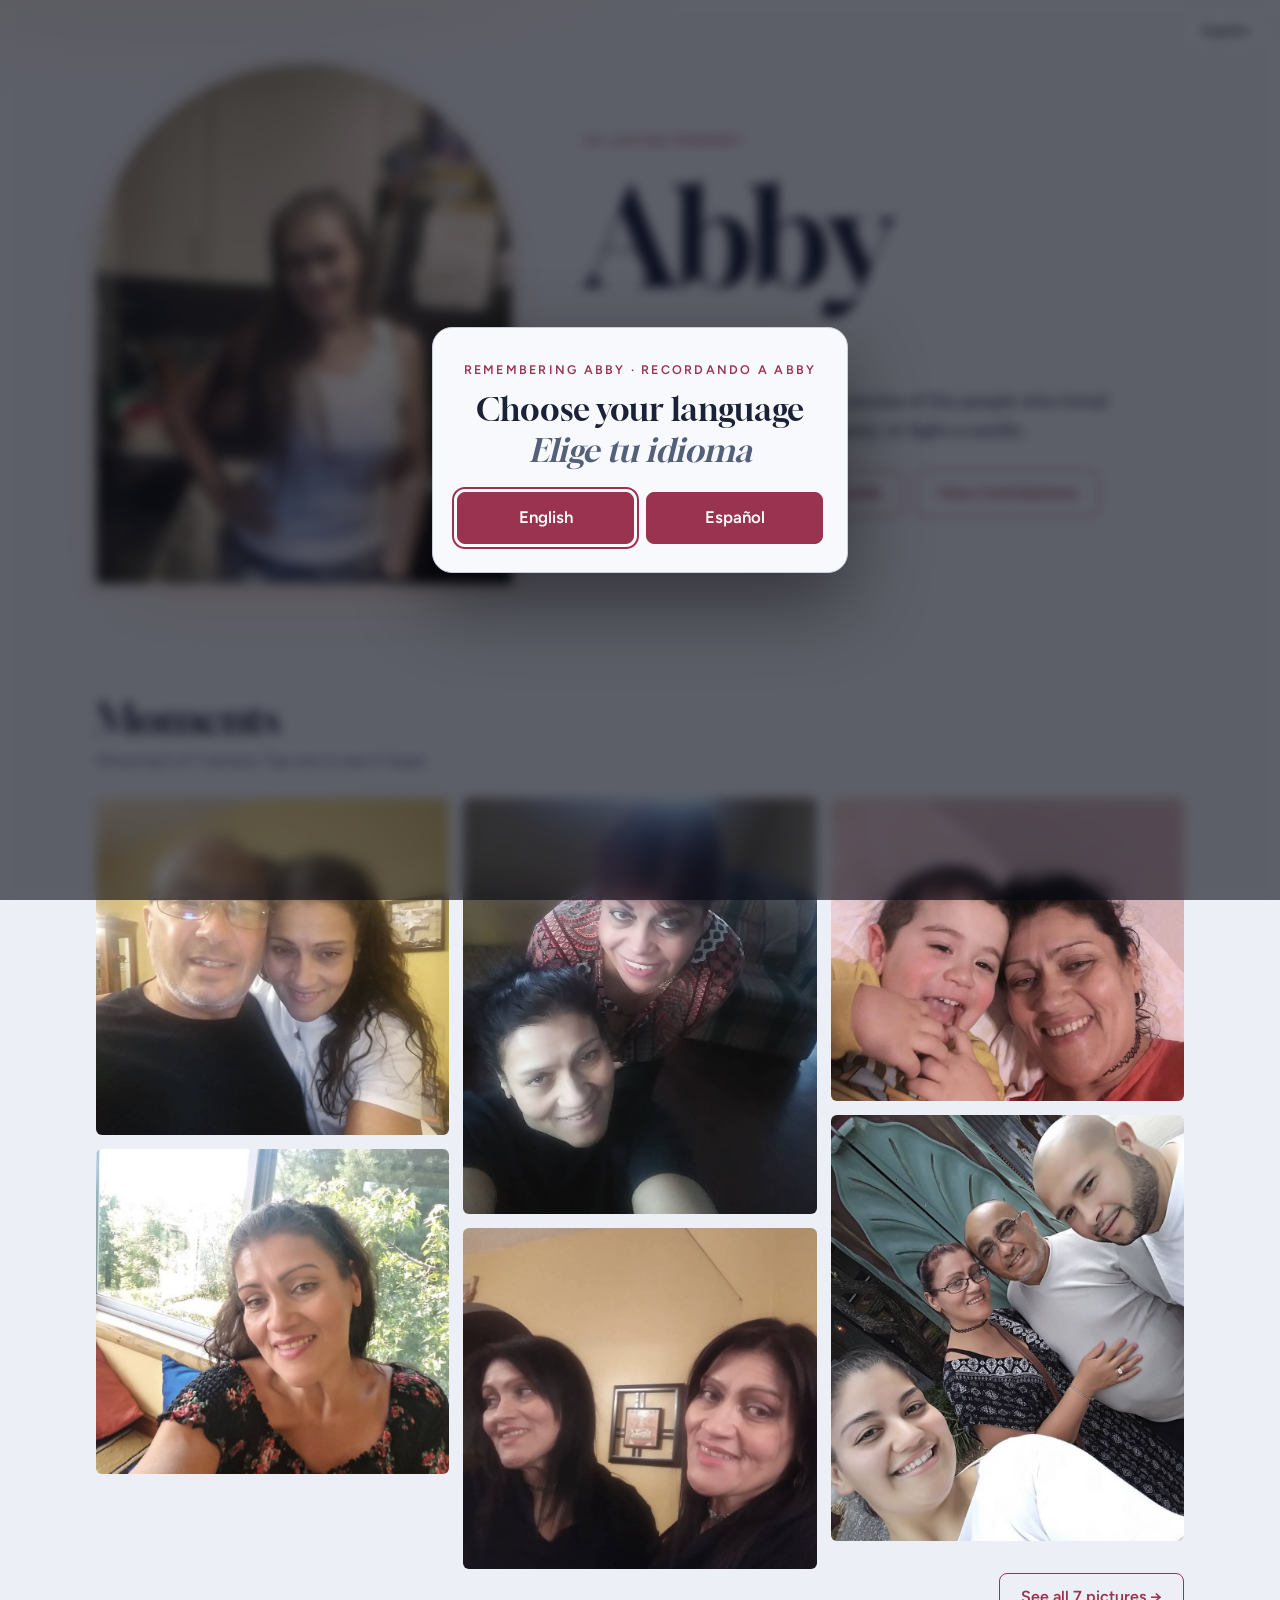
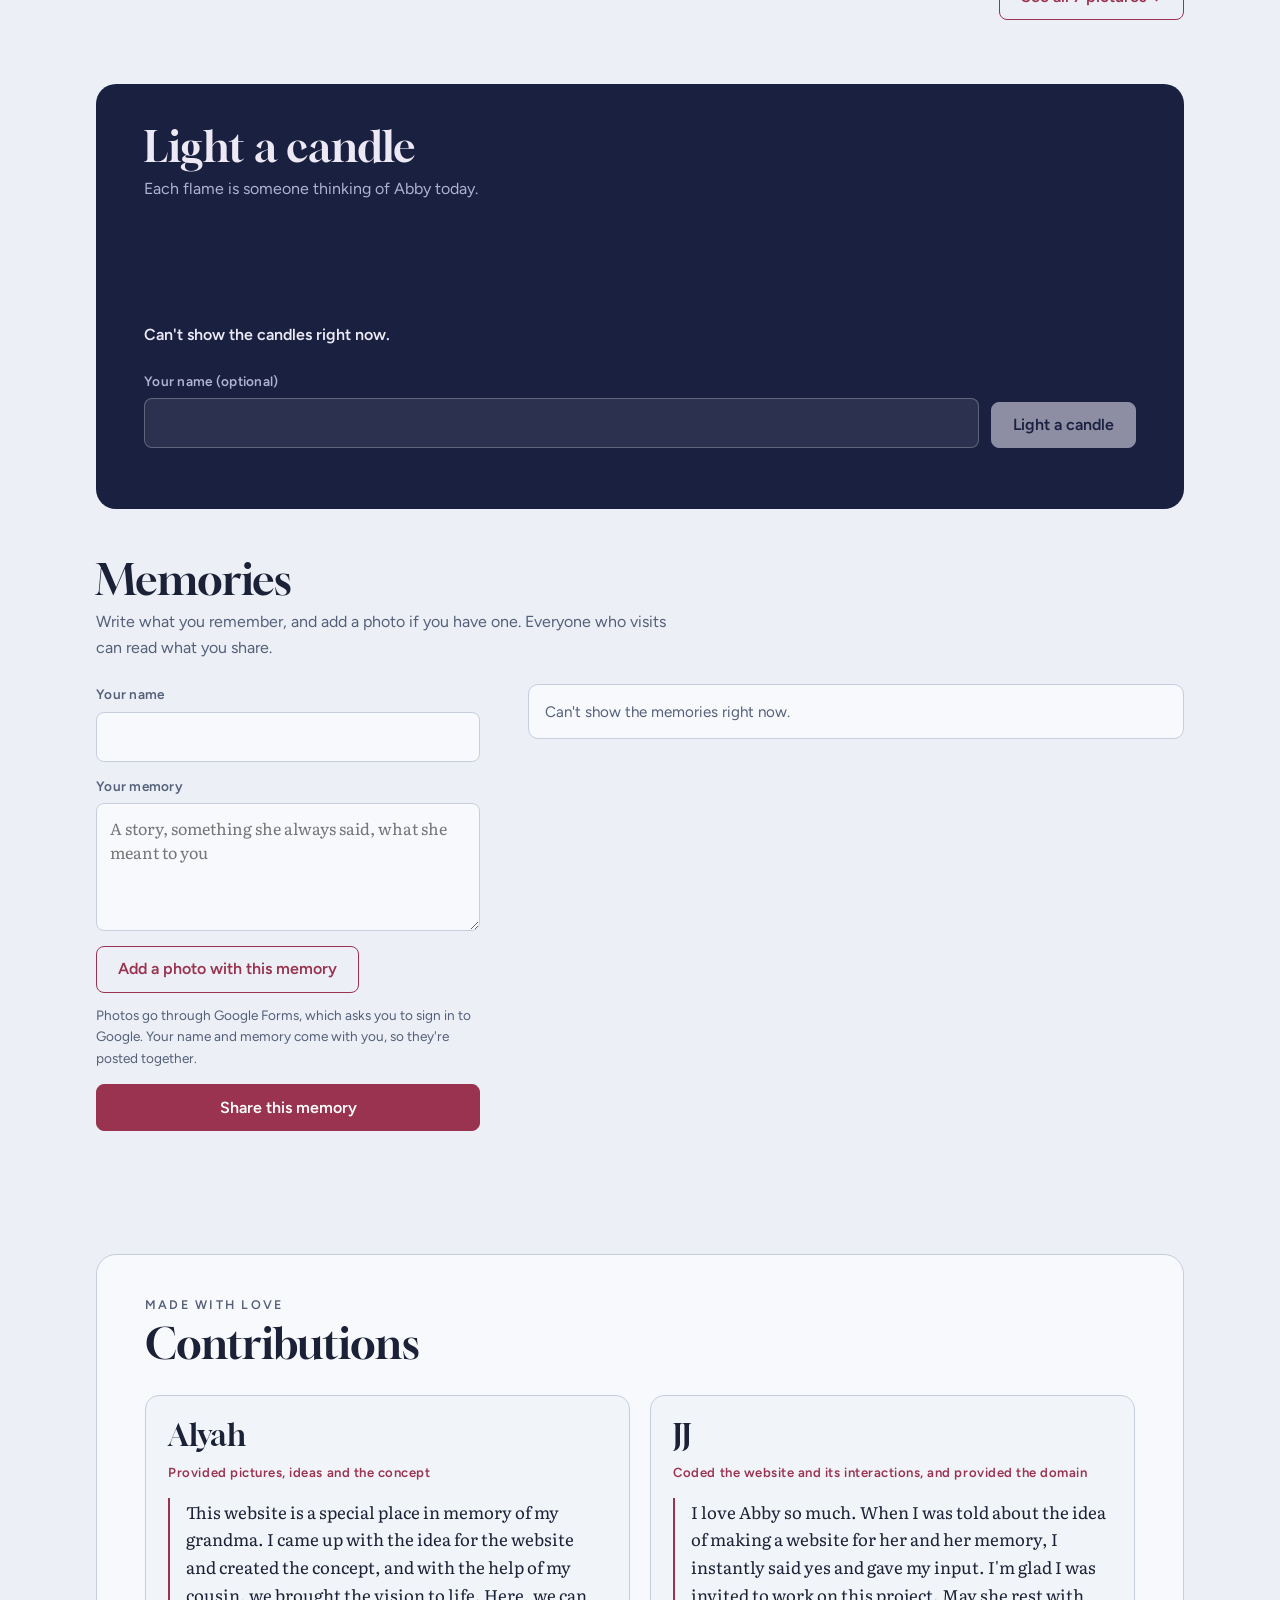
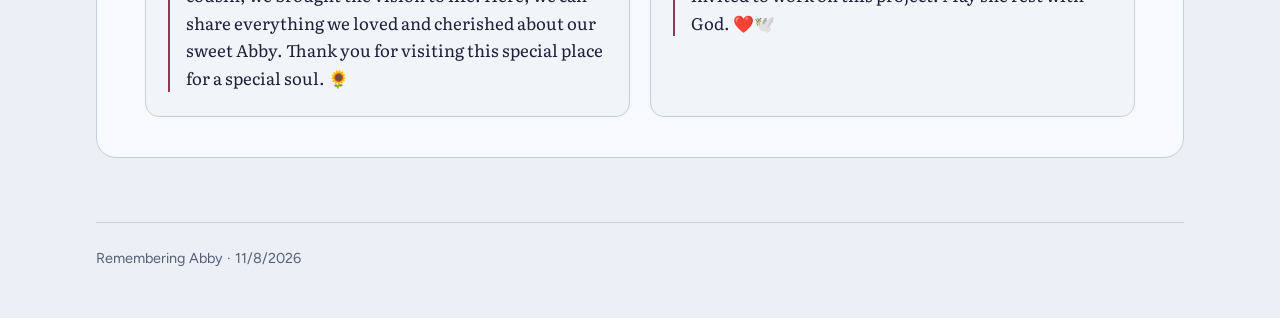
<file: abby/index.html>
<!doctype html><html><head><meta charset=utf8><meta name=viewport content="width=device-width,initial-scale=1,viewport-fit=cover"><style>:root{color-scheme:light;box-sizing:border-box;padding-top:env(safe-area-inset-top,0px);padding-bottom:env(safe-area-inset-bottom,0px)}html{scroll-padding-top:env(safe-area-inset-top,0px)}body{margin:0;padding:0;font:14px -apple-system,BlinkMacSystemFont,sans-serif;background:#fff;color:#000}img{max-width:100%}[hidden]:not([hidden=until-found i]){display:none!important}</style></head><body>
<title>Remembering Abby</title>
<meta name="claude:viewport-fit-sides" content="cover">
<link rel="preconnect" href="https://fonts.googleapis.com">
<link rel="preconnect" href="https://fonts.gstatic.com" crossorigin>
<link href="https://fonts.googleapis.com/css2?family=Figtree:wght@400;500;600&family=Gloock&family=Literata:ital,opsz,wght@0,7..72,400;0,7..72,500;1,7..72,400&display=swap" rel="stylesheet">
<link rel="stylesheet" href="style.css">

<svg width="0" height="0" aria-hidden="true" style="position:absolute">
  <defs>
    <linearGradient id="flameGrad" x1="0" y1="1" x2="0" y2="0">
      <stop offset="0" stop-color="#ffb347"/>
      <stop offset="0.6" stop-color="#ffd27a"/>
      <stop offset="1" stop-color="#fff5d1"/>
    </linearGradient>
  </defs>
</svg>

<button class="lang-switch" id="lang-switch" type="button">Español</button>

<dialog class="lang-dlg" id="lang-dlg" aria-labelledby="lang-title">
  <p class="eyebrow">Remembering Abby · Recordando a Abby</p>
  <h2 id="lang-title"><span lang="en">Choose your language</span><span lang="es">Elige tu idioma</span></h2>
  <div class="lang-choices">
    <button class="btn" type="button" data-lang="en" lang="en">English</button>
    <button class="btn" type="button" data-lang="es" lang="es">Español</button>
  </div>
</dialog>

<div class="wrap">
  <p class="preview-bar" id="preview-bar" hidden>Preview mode: the Google Forms aren't connected yet, so the memories and candles below are samples.</p>
  <header class="hero">
    <div class="arch">
      <img src="img/hero.jpg" data-i18n-alt="heroAlt" alt="Abby smiling in her kitchen with a hand on her hip" width="1000" height="1710">
    </div>
    <div>
      <p class="eyebrow" data-i18n="heroEyebrow">In loving memory</p>
      <h1>Abby</h1>
      <p class="date"><time datetime="2026-11-08" data-i18n="heroDate">November 8, 2026</time></p>
      <p class="lede" data-i18n="lede">This page holds the photos and stories of the people who loved her. Add a picture, write a memory, or light a candle.</p>
      <div class="cta">
        <a class="btn" href="#share" data-i18n="ctaShare">Share a memory</a>
        <a class="btn ghost" href="#candle" data-i18n="ctaCandle">Light a candle</a>
        <a class="btn ghost" href="#contributions" data-i18n="ctaContrib">View Contributions</a>
      </div>
    </div>
  </header>

  <main>
    <section class="section" id="moments" aria-labelledby="moments-h">
      <div class="section-head">
        <h2 id="moments-h" data-i18n="momentsH">Moments</h2>
        <p id="gallery-count" data-i18n="galleryHint">Tap a photo to see it larger.</p>
      </div>
      <div class="gallery" id="gallery"></div>
      <div class="see-more-row"><a class="btn ghost" id="see-more" href="photos.html" data-i18n="seeMore">See more pictures →</a></div>
    </section>

    <section class="band" id="candle" aria-labelledby="candle-h">
      <div class="section-head">
        <h2 id="candle-h" data-i18n="candleH">Light a candle</h2>
        <p data-i18n="candleSub">Each flame is someone thinking of Abby today.</p>
      </div>
      <div class="flames" id="flames" role="list" aria-label="Candles lit for Abby"></div>
      <p class="candle-count" id="candle-count" role="status" data-i18n="candleLoading">Loading candles…</p>
      <p class="candle-names" id="candle-names"></p>
      <button class="names-btn" type="button" id="names-btn" hidden>See all names</button>
      <form class="candle-form" id="candle-form">
        <div class="field">
          <label for="candle-name" data-i18n="candleNameLabel">Your name (optional)</label>
          <input type="text" id="candle-name" maxlength="60" autocomplete="name">
        </div>
        <button class="btn" type="submit" id="candle-btn" disabled data-i18n="lightCandle">Light a candle</button>
      </form>
      <p class="status" id="candle-status" role="status"></p>
    </section>

    <section class="section" id="share" aria-labelledby="share-h">
      <div class="section-head">
        <h2 id="share-h" data-i18n="memoriesH">Memories</h2>
        <p data-i18n="memoriesSub">Write what you remember, and add a photo if you have one. Everyone who visits can read what you share.</p>
      </div>
      <div class="share">
        <form class="form" id="memory-form" novalidate>
          <div class="field">
            <label for="m-name" data-i18n="nameLabel">Your name</label>
            <input type="text" id="m-name" maxlength="60" autocomplete="name">
          </div>
          <div class="field">
            <label for="m-text" data-i18n="memoryLabel">Your memory</label>
            <textarea id="m-text" maxlength="1500" data-i18n-ph="memoryPh" placeholder="A story, something she always said, what she meant to you"></textarea>
          </div>
          <div class="photo-row">
            <a class="btn ghost" id="m-photo-btn" href="#" target="_blank" rel="noopener" data-i18n="addPhoto">Add a photo with this memory</a>
            <p class="hint" data-i18n="photoHint">Photos go through Google Forms, which asks you to sign in to Google. Your name and memory come with you, so they're posted together.</p>
          </div>
          <button class="btn" type="submit" id="m-submit" disabled data-i18n="shareBtn">Share this memory</button>
          <p class="status" id="m-status" role="status"></p>
        </form>
        <div class="wall" id="wall" aria-live="polite">
          <p class="notice" id="wall-note" data-i18n="memLoading">Loading memories…</p>
        </div>
      </div>
    </section>
  </main>

  <section class="contrib" id="contributions" aria-labelledby="contrib-h">
    <div class="section-head">
      <p class="eyebrow" data-i18n="contribEyebrow">Made with love</p>
      <h2 id="contrib-h" data-i18n="contribH">Contributions</h2>
    </div>
    <div class="people">
      <article class="person">
        <h3>Alyah</h3>
        <p class="role" data-i18n="roleAlyah">Provided pictures, ideas and the concept</p>
        <blockquote data-i18n="quoteAlyah">This website is a special place in memory of my grandma. I came up with the idea for the website and created the concept, and with the help of my cousin, we brought the vision to life. Here, we can share everything we loved and cherished about our sweet Abby. Thank you for visiting this special place for a special soul. 🌻</blockquote>
      </article>
      <article class="person">
        <h3>JJ</h3>
        <p class="role" data-i18n="roleJJ">Coded the website and its interactions, and provided the domain</p>
        <blockquote data-i18n="quoteJJ">I love Abby so much. When I was told about the idea of making a website for her and her memory, I instantly said yes and gave my input. I'm glad I was invited to work on this project. May she rest with God. ❤️🕊️</blockquote>
      </article>
    </div>
  </section>

  <footer data-i18n="footer">Remembering Abby · 11/8/2026</footer>
</div>

<dialog class="names-dlg" id="names-dlg" aria-labelledby="nd-title">
  <div class="nd-head">
    <h3 id="nd-title" data-i18n="namesTitle">Candles lit for Abby</h3>
    <button class="nd-close" id="nd-close" type="button" data-i18n-aria="closeList" aria-label="Close list">&times;</button>
  </div>
  <ul id="nd-list"></ul>
  <p class="nd-foot" id="nd-foot"></p>
</dialog>

<div class="lb" id="lb" hidden role="dialog" aria-modal="true" data-i18n-aria="viewer" aria-label="Photo viewer">
  <button class="close" id="lb-close" type="button" data-i18n-aria="closePhoto" aria-label="Close photo">&times;</button>
  <button class="prev" id="lb-prev" type="button" data-i18n-aria="prevPhoto" aria-label="Previous photo">&#8249;</button>
  <figure>
    <img id="lb-img" alt="">
    <figcaption id="lb-cap"></figcaption>
    <div class="lb-react" id="lb-react"></div>
  </figure>
  <button class="next" id="lb-next" type="button" data-i18n-aria="nextPhoto" aria-label="Next photo">&#8250;</button>
</div>

<script src="app.js"></script>

</body></html>
</file>
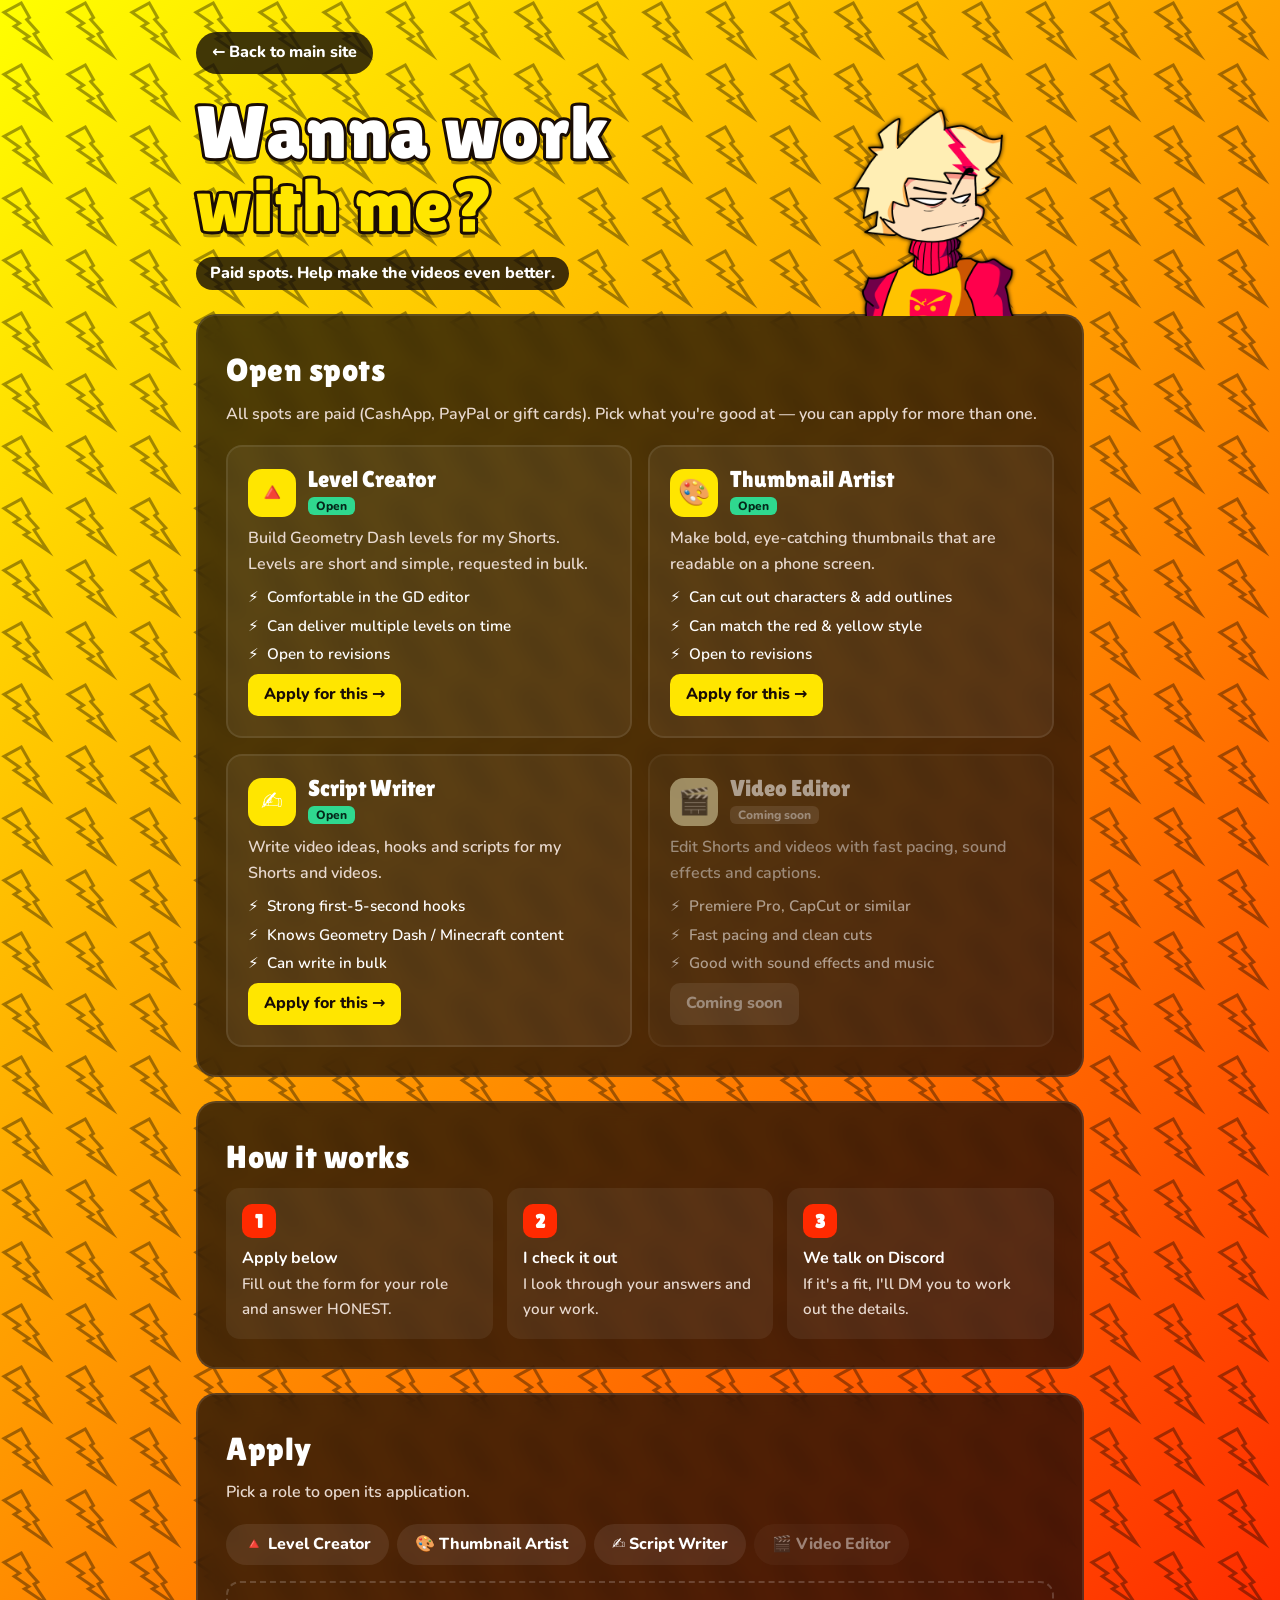
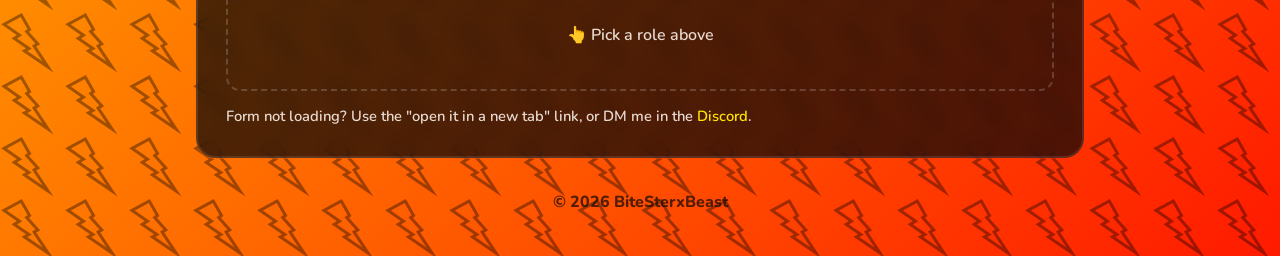
<file: editor/index.html>
<!DOCTYPE html>
<html lang="en">
<head>
<meta charset="UTF-8">
<meta name="viewport" content="width=device-width, initial-scale=1.0">
<meta name="disabled-adaptations" content="watch">
<title>Work With Me | BiteSterxBeast</title>
<meta name="description" content="Paid spots: GD level creators, thumbnail artists, script writers and editors.">
<meta name="theme-color" content="#ff8000">
<meta property="og:title" content="Work With BiteSterxBeast">
<meta property="og:description" content="Paid spots: GD level creators, thumbnail artists, script writers and editors.">
<link rel="icon" href="/favicon.png">
<link rel="preconnect" href="https://fonts.googleapis.com">
<link rel="preconnect" href="https://fonts.gstatic.com" crossorigin>
<link href="https://fonts.googleapis.com/css2?family=Lilita+One&family=Nunito:wght@600;800&display=swap" rel="stylesheet">
<style>
  :root {
    --panel: rgba(18, 10, 8, 0.74);
    --panel-border: rgba(255, 255, 255, 0.10);
    --text: #ffffff;
    --muted: #e8d9cf;
    --yellow: #ffe600;
    --red: #ff2a00;
    --ink: #1a0d05;
    --char-w: 260px;
  }
  * { box-sizing: border-box; margin: 0; padding: 0; }
  * { -webkit-hyphens: manual; hyphens: manual; }
  html { background: #ff4a00; }
  body {
    min-height: 100vh;
    color: var(--text);
    font-family: 'Nunito', system-ui, sans-serif;
    font-weight: 600;
    line-height: 1.6;
    background-image: url("/bolts.png"), linear-gradient(135deg, #ffff00 0%, #ff9a00 45%, #ff1a00 100%);
    background-size: 64px 62px, 100% 100%;
    background-repeat: repeat, no-repeat;
    animation: drift 20s linear infinite;
  }
  @keyframes drift { to { background-position: 64px -62px, 0 0; } }
  @media (prefers-reduced-motion: reduce) { body { animation: none; } }
  a { color: inherit; text-decoration: none; }

  .wrap { max-width: 920px; margin: 0 auto; padding: 32px 16px 40px; }

  .back {
    display: inline-flex; align-items: center; gap: 6px;
    padding: 6px 14px; border-radius: 999px;
    background: rgba(18, 10, 8, 0.8); font-weight: 800;
    border: 2px solid transparent; transition: border-color 0.15s;
  }
  .back:hover { border-color: var(--yellow); }

  .hero { padding-right: calc(var(--char-w) + 24px); }

  /* character leans over the top edge of the first panel (same as the home page) */
  .intro { margin-top: 28px; z-index: 2; }
  .character {
    position: absolute;
    right: 24px;
    bottom: 100%;
    width: var(--char-w);
    aspect-ratio: 1 / 0.93;
    overflow: hidden;
    pointer-events: none;
  }
  .character img {
    display: block;
    width: 100%;
    filter: drop-shadow(0 0 2px #1a0d05);
  }

  h1 {
    font-family: 'Lilita One', sans-serif; font-weight: 400;
    font-size: clamp(2.6rem, 8vw, 4.6rem); line-height: 1; letter-spacing: 1px;
    margin-top: 22px;
    -webkit-text-stroke: 6px var(--ink); paint-order: stroke fill;
    text-shadow: 0 6px 0 rgba(26, 13, 5, 0.35);
  }
  h1 span { color: var(--yellow); }
  .tagline {
    display: inline-block; margin-top: 14px; padding: 4px 14px;
    background: rgba(18, 10, 8, 0.8); border-radius: 999px; font-weight: 800;
  }

  .panel {
    position: relative; background: var(--panel);
    backdrop-filter: blur(10px); -webkit-backdrop-filter: blur(10px);
    border: 2px solid var(--panel-border); border-radius: 20px;
    padding: 28px; margin-top: 24px;
    transition: border-color 0.2s, box-shadow 0.2s;
  }
  .panel:hover { border-color: rgba(255, 230, 0, 0.55); box-shadow: 0 0 24px rgba(255, 230, 0, 0.18); }
  h2 { font-family: 'Lilita One', sans-serif; font-weight: 400; font-size: 2rem; letter-spacing: 0.5px; margin-bottom: 6px; }
  .sub { color: var(--muted); margin-bottom: 18px; }
  .sub a { color: var(--yellow); text-decoration: underline; }

  /* roles */
  .roles { display: grid; grid-template-columns: repeat(auto-fill, minmax(min(100%, 380px), 1fr)); gap: 16px; }
  .role {
    background: rgba(255, 255, 255, 0.06); border: 2px solid rgba(255, 255, 255, 0.08);
    border-radius: 16px; padding: 20px; display: flex; flex-direction: column; gap: 8px;
    transition: transform 0.15s, border-color 0.15s;
  }
  .role:hover { transform: translateY(-4px); border-color: var(--yellow); }
  .role.soon { opacity: 0.55; filter: grayscale(0.8); }
  .role.soon:hover { transform: none; border-color: rgba(255, 255, 255, 0.08); }
  .role-top { display: flex; align-items: center; gap: 12px; }
  .role-icon {
    width: 48px; height: 48px; flex: none; border-radius: 14px;
    display: grid; place-items: center; font-size: 26px; background: var(--yellow);
  }
  .role h3 { font-family: 'Lilita One', sans-serif; font-weight: 400; font-size: 1.45rem; line-height: 1.1; }
  .status { font-size: 0.75rem; font-weight: 800; padding: 1px 8px; border-radius: 6px; background: #2fd88f; color: #04281a; }
  .status.closed { background: rgba(255,255,255,0.18); color: var(--muted); }
  .role p { color: var(--muted); }
  .role ul { list-style: none; display: grid; gap: 4px; font-size: 0.95rem; }
  .role li::before { content: "⚡"; margin-right: 8px; }
  .apply {
    margin-top: auto; align-self: flex-start;
    font: inherit; font-weight: 800; cursor: pointer;
    background: var(--yellow); color: var(--ink); border: 0; border-radius: 10px; padding: 8px 16px;
    transition: transform 0.15s, box-shadow 0.15s;
  }
  .apply:hover:not(:disabled) { transform: translateY(-2px); box-shadow: 0 0 16px rgba(255, 230, 0, 0.6); }
  .apply:disabled { background: rgba(255,255,255,0.15); color: var(--muted); cursor: not-allowed; }

  /* steps */
  .steps { display: grid; grid-template-columns: repeat(3, 1fr); gap: 14px; counter-reset: s; }
  .step { background: rgba(255,255,255,0.06); border-radius: 14px; padding: 16px; counter-increment: s; }
  .step::before {
    content: counter(s); display: grid; place-items: center;
    width: 34px; height: 34px; border-radius: 10px; margin-bottom: 8px;
    background: var(--red); font-family: 'Lilita One', sans-serif; font-size: 1.2rem;
  }
  .step b { display: block; }
  .step span { color: var(--muted); font-size: 0.95rem; }

  /* apply tabs + form */
  .tabs { display: flex; flex-wrap: wrap; gap: 8px; margin-bottom: 16px; }
  .tab {
    font: inherit; font-weight: 800; color: var(--text); cursor: pointer;
    background: rgba(255, 255, 255, 0.08); border: 2px solid transparent;
    border-radius: 999px; padding: 6px 16px; transition: background 0.15s, border-color 0.15s;
  }
  .tab:hover:not(:disabled) { border-color: rgba(255, 230, 0, 0.5); }
  .tab.active { background: var(--yellow); color: var(--ink); }
  .tab:disabled { opacity: 0.45; cursor: not-allowed; }
  .formbox iframe { display: block; width: 100%; border: 0; border-radius: 14px; background: #fff; }
  .pick { color: var(--muted); text-align: center; padding: 40px 10px; border: 2px dashed rgba(255,255,255,0.18); border-radius: 14px; }
  .note { color: var(--muted); font-size: 0.92rem; margin-top: 14px; }
  .note a { color: var(--yellow); }

  footer { text-align: center; margin-top: 32px; font-weight: 800; color: var(--ink); opacity: 0.75; }

  @media (max-width: 680px) {
    :root { --char-w: 140px; }
    .hero { padding-right: 0; text-align: center; }
    .intro { margin-top: calc(var(--char-w) * 0.93 + 12px); }
    .character { right: 16px; }
    .panel { padding: 22px; }
    .steps { grid-template-columns: 1fr; }
  }

  /* ---------- APPLE WATCH (and other tiny screens) ---------- */
  @media (max-width: 260px) {
    html, body { overflow-x: hidden; }
    /* still bolts, no drift; gradient pinned to the screen so every part of the page looks the same */
    body { animation: none; background: none; }
    body::before {
      content: ""; position: fixed; inset: 0; z-index: -1; pointer-events: none;
      background-image: url("/bolts.png"), linear-gradient(135deg, #ffff00 0%, #ff9a00 45%, #ff1a00 100%);
      background-size: 48px 46px, 100% 100%;
      background-repeat: repeat, no-repeat;
    }
    .panel { backdrop-filter: none; -webkit-backdrop-filter: none; background: rgba(18, 10, 8, 0.86); }

    :root { --char-w: 92px; }
    .wrap { padding: 16px 8px 24px; }
    h1 { font-size: 1.75rem; -webkit-text-stroke: 4px var(--ink); text-shadow: 0 3px 0 rgba(26, 13, 5, 0.35); }
    .tagline { font-size: 0.8rem; padding: 2px 10px; }
    .back { font-size: 0.8rem; padding: 4px 12px; }
    .panel { padding: 12px; border-radius: 14px; }
    h2 { font-size: 1.35rem; }
  }
</style>
</head>
<body>
<div class="wrap">

  <a class="back" href="/">← Back to main site</a>

  <header class="hero">
    <h1>Wanna work<br><span>with me?</span></h1>
    <div class="tagline">Paid spots. Help make the videos even better.</div>
  </header>

  <section class="panel intro">
    <div class="character" aria-hidden="true">
      <img src="character.png" alt="">
    </div>
    <h2>Open spots</h2>
    <p class="sub">All spots are paid (CashApp, PayPal or gift cards). Pick what you're good at — you can apply for more than one.</p>
    <div class="roles" id="roles"></div>
  </section>

  <section class="panel">
    <h2>How it works</h2>
    <div class="steps">
      <div class="step"><b>Apply below</b><span>Fill out the form for your role and answer HONEST.</span></div>
      <div class="step"><b>I check it out</b><span>I look through your answers and your work.</span></div>
      <div class="step"><b>We talk on Discord</b><span>If it's a fit, I'll DM you to work out the details.</span></div>
    </div>
  </section>

  <section class="panel" id="apply">
    <h2>Apply</h2>
    <p class="sub" id="applySub">Pick a role to open its application.</p>
    <div class="tabs" id="tabs"></div>
    <div class="formbox" id="formbox"><div class="pick">👆 Pick a role above</div></div>
    <p class="note">Form not loading? Use the "open it in a new tab" link, or DM me in the <a href="https://discord.gg/2dfN5brP34" target="_blank" rel="noopener">Discord</a>.</p>
  </section>

  <footer>© 2026 BiteSterxBeast</footer>
</div>

<script>
/* ==========================================================
   ROLES — edit this list to change the page.
   form:   the Google Form link (leave "" to show it as "Coming soon")
   height: how tall the embedded form is, in pixels (raise it if
           the form gets a scrollbar inside it)
   ========================================================== */
const ROLES = [
  {
    id: "level", name: "Level Creator", icon: "🔺",
    form: "https://docs.google.com/forms/d/e/1FAIpQLSez9bcxwgVxZBJqQTLy9dhnVJS3-JWFX5DYTEvAR6iGE4dQ7w/viewform",
    height: 3100,
    blurb: "Build Geometry Dash levels for my Shorts. Levels are short and simple, requested in bulk.",
    wants: ["Comfortable in the GD editor", "Can deliver multiple levels on time", "Open to revisions"],
  },
  {
    id: "thumbnail", name: "Thumbnail Artist", icon: "🎨",
    form: "https://docs.google.com/forms/d/e/1FAIpQLScdlJ5QN6DmftjMhzX94YHk2iflyPlZNwST1c-i91jOLSVYjA/viewform",
    height: 3100,
    blurb: "Make bold, eye-catching thumbnails that are readable on a phone screen.",
    wants: ["Can cut out characters & add outlines", "Can match the red & yellow style", "Open to revisions"],
  },
  {
    id: "script", name: "Script Writer", icon: "✍️",
    form: "https://docs.google.com/forms/d/e/1FAIpQLSdaMT119PEl14HpDET5VlMthUk6OcG_bUHoeIlmv3SoPF0UKQ/viewform",
    height: 2800,
    blurb: "Write video ideas, hooks and scripts for my Shorts and videos.",
    wants: ["Strong first-5-second hooks", "Knows Geometry Dash / Minecraft content", "Can write in bulk"],
  },
  {
    id: "editor", name: "Video Editor", icon: "🎬",
    form: "",
    height: 3100,
    blurb: "Edit Shorts and videos with fast pacing, sound effects and captions.",
    wants: ["Premiere Pro, CapCut or similar", "Fast pacing and clean cuts", "Good with sound effects and music"],
  },
];

const esc = s => String(s ?? "").replace(/[&<>"']/g, c => ({"&":"&amp;","<":"&lt;",">":"&gt;",'"':"&quot;","'":"&#39;"}[c]));
const isOpen = r => !!r.form;

document.getElementById("roles").innerHTML = ROLES.map(r => `
  <div class="role ${isOpen(r) ? "" : "soon"}">
    <div class="role-top">
      <div class="role-icon">${r.icon}</div>
      <div><h3>${esc(r.name)}</h3><span class="status ${isOpen(r) ? "" : "closed"}">${isOpen(r) ? "Open" : "Coming soon"}</span></div>
    </div>
    <p>${esc(r.blurb)}</p>
    <ul>${r.wants.map(w => `<li>${esc(w)}</li>`).join("")}</ul>
    <button class="apply" type="button" data-role="${r.id}" ${isOpen(r) ? "" : "disabled"}>${isOpen(r) ? "Apply for this →" : "Coming soon"}</button>
  </div>`).join("");

document.getElementById("tabs").innerHTML = ROLES.map(r =>
  `<button class="tab" type="button" data-role="${r.id}" ${isOpen(r) ? "" : "disabled title=\"Coming soon\""}>${r.icon} ${esc(r.name)}</button>`).join("");

function showForm(id, scroll) {
  const r = ROLES.find(x => x.id === id && isOpen(x));
  if (!r) return;
  const url = r.form.split("?")[0];
  document.querySelectorAll(".tab").forEach(t => t.classList.toggle("active", t.dataset.role === id));
  document.getElementById("applySub").innerHTML =
    `${r.icon} <b style="color:var(--text)">${esc(r.name)}</b> application · <a href="${esc(url)}" target="_blank" rel="noopener">open it in a new tab</a>`;
  document.getElementById("formbox").innerHTML =
    `<iframe src="${esc(url)}?embedded=true" title="${esc(r.name)} application" style="height:${r.height}px">Loading…</iframe>`;
  history.replaceState(null, "", "#" + id);
  if (scroll) document.getElementById("apply").scrollIntoView({behavior: "smooth"});
}

document.addEventListener("click", e => {
  const b = e.target.closest(".apply, .tab");
  if (b && !b.disabled) showForm(b.dataset.role, b.classList.contains("apply"));
});

// bitesterxbeast.com/editor#level (or #thumbnail, #script) opens that form directly
const start = location.hash.slice(1);
if (ROLES.some(r => r.id === start && isOpen(r))) showForm(start, true);
</script>
</body>
</html>
</file>
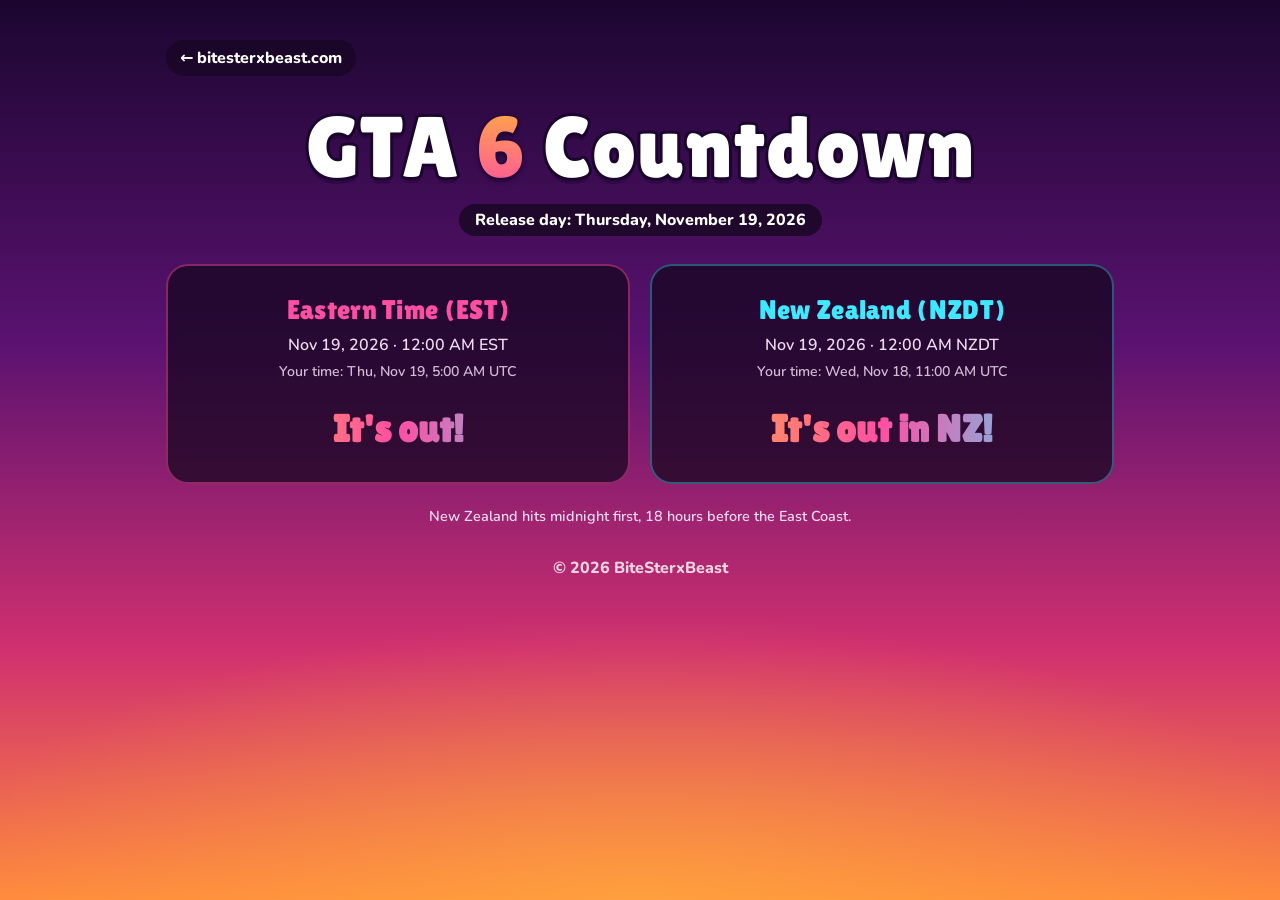
<file: GTA/index.html>
<!DOCTYPE html>
<html lang="en">
<head>
<meta charset="UTF-8">
<meta name="viewport" content="width=device-width, initial-scale=1.0">
<title>GTA 6 Countdown | BiteSterxBeast</title>
<meta name="description" content="Live countdown to the GTA 6 release on November 19, 2026, in Eastern Time and New Zealand time.">
<meta name="theme-color" content="#ff3d7f">
<meta property="og:title" content="GTA 6 Countdown">
<meta property="og:description" content="Live countdown to GTA 6: November 19, 2026 (Eastern Time and New Zealand time).">
<meta property="og:type" content="website">
<link rel="icon" href="/GTA/favicon.png">
<link rel="preconnect" href="https://fonts.googleapis.com">
<link rel="preconnect" href="https://fonts.gstatic.com" crossorigin>
<link href="https://fonts.googleapis.com/css2?family=Lilita+One&family=Nunito:wght@600;800&display=swap" rel="stylesheet">
<style>
  :root {
    --panel: rgba(20, 6, 30, 0.72);
    --text: #fff;
    --muted: #f1d9ef;
    --pink: #ff4fa3;
    --orange: #ffb13d;
    --cyan: #3fe8ff;
  }
  * { box-sizing: border-box; margin: 0; padding: 0; }
  html { background: #2a0a3d; }
  body {
    min-height: 100vh;
    color: var(--text);
    font-family: 'Nunito', system-ui, sans-serif;
    font-weight: 600;
    line-height: 1.5;
    background:
      radial-gradient(ellipse 80% 45% at 50% 100%, rgba(255, 177, 61, 0.55), transparent 70%),
      linear-gradient(180deg, #1b0630 0%, #5a1270 38%, #d0306f 72%, #ff8a3d 100%);
    background-attachment: fixed;
  }
  a { color: inherit; text-decoration: none; }

  .wrap { max-width: 980px; margin: 0 auto; padding: 40px 16px 32px; }

  .back {
    display: inline-flex; align-items: center; gap: 6px;
    padding: 6px 14px; border-radius: 999px;
    background: rgba(20, 6, 30, 0.6); font-weight: 800;
    transition: background 0.15s;
  }
  .back:hover { background: rgba(20, 6, 30, 0.9); }

  header { text-align: center; margin: 28px 0 8px; }
  h1 {
    font-family: 'Lilita One', sans-serif; font-weight: 400;
    font-size: clamp(2.6rem, 9vw, 5.4rem); line-height: 1; letter-spacing: 1px;
    -webkit-text-stroke: 6px #1b0630; paint-order: stroke fill;
    text-shadow: 0 6px 0 rgba(27, 6, 48, 0.4);
  }
  h1 .six {
    background: linear-gradient(180deg, var(--orange), var(--pink));
    -webkit-background-clip: text; background-clip: text; color: transparent;
    -webkit-text-stroke: 0; text-shadow: none;
    filter: drop-shadow(0 0 2px #1b0630) drop-shadow(0 4px 0 rgba(27, 6, 48, 0.5));
  }
  .sub {
    display: inline-block; margin-top: 14px; padding: 4px 16px;
    background: rgba(20, 6, 30, 0.75); border-radius: 999px; font-weight: 800;
  }

  .clocks { display: grid; gap: 20px; margin-top: 28px; }
  @media (min-width: 900px) { .clocks { grid-template-columns: 1fr 1fr; } }

  .panel {
    background: var(--panel);
    border: 2px solid rgba(255, 255, 255, 0.1);
    border-radius: 22px; padding: 24px;
    backdrop-filter: blur(6px); -webkit-backdrop-filter: blur(6px);
    text-align: center;
  }
  .panel.nz { border-color: rgba(63, 232, 255, 0.35); }
  .panel.et { border-color: rgba(255, 79, 163, 0.45); }

  .zone { font-family: 'Lilita One', sans-serif; font-weight: 400; font-size: 1.7rem; letter-spacing: 0.3px; }
  .panel.et .zone { color: var(--pink); }
  .panel.nz .zone { color: var(--cyan); }
  .when { color: var(--muted); margin-top: 2px; }
  .local { color: var(--muted); font-size: 0.88rem; margin-top: 4px; opacity: 0.85; }

  .boxes { display: flex; justify-content: center; gap: 10px; margin-top: 18px; flex-wrap: wrap; }
  .box {
    min-width: 92px; padding: 12px 8px; border-radius: 14px;
    background: rgba(255, 255, 255, 0.08);
    display: flex; flex-direction: column; align-items: center;
  }
  .num {
    font-family: 'Lilita One', sans-serif; font-size: 2.8rem; line-height: 1;
    font-variant-numeric: tabular-nums;
  }
  .lbl { font-size: 0.72rem; font-weight: 800; letter-spacing: 1px; text-transform: uppercase; color: var(--muted); margin-top: 6px; }

  .out {
    margin-top: 18px; font-family: 'Lilita One', sans-serif; font-size: 2.4rem;
    background: linear-gradient(90deg, var(--orange), var(--pink), var(--cyan));
    -webkit-background-clip: text; background-clip: text; color: transparent;
  }
  .out[hidden], .boxes[hidden] { display: none; }

  .note { text-align: center; margin-top: 22px; color: var(--muted); font-size: 0.9rem; }
  footer { text-align: center; margin-top: 28px; font-weight: 800; opacity: 0.8; }

  @media (max-width: 520px) {
    .panel { padding: 18px 12px; }
    .boxes { gap: 6px; flex-wrap: nowrap; }
    .box { min-width: 0; flex: 1; padding: 10px 4px; }
    .num { font-size: 2rem; }
    .lbl { font-size: 0.6rem; letter-spacing: 0.5px; }
  }
</style>
</head>
<body>
<div class="wrap">
  <a class="back" href="/">← bitesterxbeast.com</a>

  <header>
    <h1>GTA <span class="six">6</span> Countdown</h1>
    <div class="sub">Release day: Thursday, November 19, 2026</div>
  </header>

  <div class="clocks">
    <section class="panel et" data-target="2026-11-19T05:00:00Z">
      <div class="zone">Eastern Time (EST)</div>
      <div class="when">Nov 19, 2026 · 12:00 AM EST</div>
      <div class="local"></div>
      <div class="boxes">
        <div class="box"><span class="num" data-u="d">00</span><span class="lbl">Days</span></div>
        <div class="box"><span class="num" data-u="h">00</span><span class="lbl">Hours</span></div>
        <div class="box"><span class="num" data-u="m">00</span><span class="lbl">Minutes</span></div>
        <div class="box"><span class="num" data-u="s">00</span><span class="lbl">Seconds</span></div>
      </div>
      <div class="out" hidden>It's out!</div>
    </section>

    <section class="panel nz" data-target="2026-11-18T11:00:00Z">
      <div class="zone">New Zealand (NZDT)</div>
      <div class="when">Nov 19, 2026 · 12:00 AM NZDT</div>
      <div class="local"></div>
      <div class="boxes">
        <div class="box"><span class="num" data-u="d">00</span><span class="lbl">Days</span></div>
        <div class="box"><span class="num" data-u="h">00</span><span class="lbl">Hours</span></div>
        <div class="box"><span class="num" data-u="m">00</span><span class="lbl">Minutes</span></div>
        <div class="box"><span class="num" data-u="s">00</span><span class="lbl">Seconds</span></div>
      </div>
      <div class="out" hidden>It's out in NZ!</div>
    </section>
  </div>

  <p class="note">New Zealand hits midnight first, 18 hours before the East Coast.</p>
  <footer>© 2026 BiteSterxBeast</footer>
</div>

<script>
  const pad = n => String(n).padStart(2, '0');
  const panels = [...document.querySelectorAll('.panel[data-target]')].map(el => {
    const t = new Date(el.dataset.target).getTime();
    // show what that moment is in the visitor's own time zone
    el.querySelector('.local').textContent = 'Your time: ' + new Date(t).toLocaleString(undefined, {
      weekday: 'short', month: 'short', day: 'numeric', hour: 'numeric', minute: '2-digit', timeZoneName: 'short'
    });
    const nums = {};
    el.querySelectorAll('[data-u]').forEach(n => nums[n.dataset.u] = n);
    return { t, nums, boxes: el.querySelector('.boxes'), out: el.querySelector('.out') };
  });

  function tick() {
    const now = Date.now();
    panels.forEach(p => {
      let left = Math.max(0, Math.floor((p.t - now) / 1000));
      if (left === 0) { p.boxes.hidden = true; p.out.hidden = false; return; }
      const d = Math.floor(left / 86400); left %= 86400;
      const h = Math.floor(left / 3600); left %= 3600;
      const m = Math.floor(left / 60), s = left % 60;
      p.nums.d.textContent = pad(d);
      p.nums.h.textContent = pad(h);
      p.nums.m.textContent = pad(m);
      p.nums.s.textContent = pad(s);
    });
  }
  tick();
  setInterval(tick, 1000);
</script>
</body>
</html>
</file>
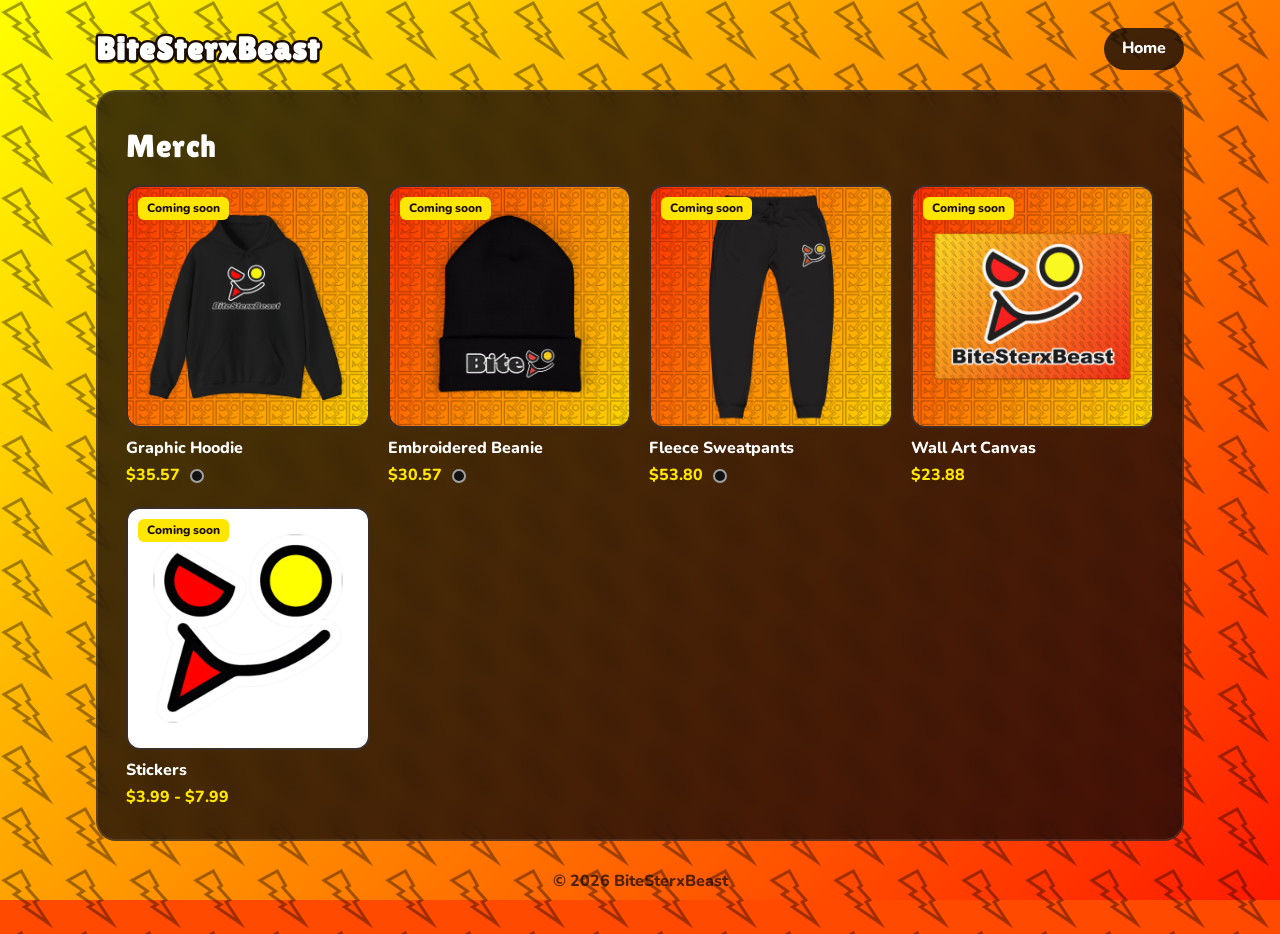
<file: merch/index.html>
<!DOCTYPE html>
<html lang="en">
<head>
<meta charset="UTF-8">
<meta name="viewport" content="width=device-width, initial-scale=1.0">
<meta name="disabled-adaptations" content="watch">
<title>Merch · BiteSterxBeast</title>
<meta name="description" content="Official BiteSterxBeast merch.">
<meta name="theme-color" content="#ff8000">
<link rel="icon" href="/favicon.png">
<link rel="preconnect" href="https://fonts.googleapis.com">
<link rel="preconnect" href="https://fonts.gstatic.com" crossorigin>
<link href="https://fonts.googleapis.com/css2?family=Lilita+One&family=Nunito:wght@600;800&display=swap" rel="stylesheet">
<style>
  :root {
    --panel: rgba(18, 10, 8, 0.78);
    --panel-border: rgba(255, 255, 255, 0.10);
    --text: #ffffff;
    --muted: #e8d9cf;
    --dim: #a8968a;
    --yellow: #ffe600;
    --red: #ff2a00;
    --ink: #1a0d05;
  }
  * { box-sizing: border-box; margin: 0; padding: 0; }
  * { -webkit-hyphens: manual; hyphens: manual; }
  html { background: #ff4a00; }
  body {
    min-height: 100vh;
    color: var(--text);
    font-family: 'Nunito', system-ui, sans-serif;
    font-weight: 600;
    line-height: 1.6;
    background-image: url("/bolts.png"), linear-gradient(135deg, #ffff00 0%, #ff9a00 45%, #ff1a00 100%);
    background-size: 64px 62px, 100% 100%;
    background-repeat: repeat, no-repeat;
    background-attachment: scroll, fixed;
    animation: drift 20s linear infinite;
  }
  @keyframes drift { to { background-position: 64px -62px, 0 0; } }
  @media (prefers-reduced-motion: reduce) { body { animation: none; } }
  a { color: inherit; text-decoration: none; }
  button { font: inherit; color: inherit; }

  .wrap { max-width: 1120px; margin: 0 auto; padding: 28px 16px 40px; }

  .top { display: flex; align-items: center; gap: 12px; flex-wrap: wrap; margin-bottom: 20px; }
  .logo {
    font-family: 'Lilita One', sans-serif; font-size: 2rem; line-height: 1; letter-spacing: 1px;
    -webkit-text-stroke: 5px var(--ink); paint-order: stroke fill; text-shadow: 0 4px 0 rgba(26,13,5,.35);
  }
  .spacer { flex: 1; }
  .pillbtn {
    background: rgba(18, 10, 8, 0.8); border: 2px solid transparent; border-radius: 999px;
    padding: 6px 16px; font-weight: 800; transition: border-color .15s, transform .15s;
  }
  .pillbtn:hover { border-color: var(--yellow); transform: translateY(-2px); }

  .panel {
    background: var(--panel);
    backdrop-filter: blur(10px); -webkit-backdrop-filter: blur(10px);
    border: 2px solid var(--panel-border); border-radius: 20px; padding: 28px;
  }
  h1, h2 { font-family: 'Lilita One', sans-serif; font-weight: 400; letter-spacing: .5px; }
  h2 { font-size: 2rem; margin-bottom: 14px; }

  /* ---------- shop grid ---------- */
  .mgrid { display: grid; grid-template-columns: repeat(auto-fill, minmax(min(220px, 100%), 1fr)); gap: 18px; }
  .mcard { display: block; transition: transform .15s; }
  .mcard:hover { transform: translateY(-4px); }
  .mimg {
    position: relative; aspect-ratio: 1; border-radius: 14px; overflow: hidden;
    border: 2px solid rgba(255,255,255,.08); background: #2a1c14; transition: border-color .15s;
  }
  .mcard:hover .mimg { border-color: var(--yellow); }
  .mimg img { width: 100%; height: 100%; object-fit: cover; display: block; }
  .soon {
    position: absolute; top: 10px; left: 10px; background: var(--yellow); color: var(--ink);
    font-size: .75rem; font-weight: 800; padding: 2px 9px; border-radius: 6px;
  }
  .mname { font-weight: 800; margin-top: 10px; line-height: 1.3; }
  .mrow { display: flex; align-items: center; gap: 10px; margin-top: 4px; }
  .mprice { font-weight: 800; color: var(--yellow); }
  .dots { display: flex; gap: 5px; }
  .dot { width: 14px; height: 14px; border-radius: 50%; border: 2px solid rgba(255,255,255,.6); }

  /* image placeholder until photos are uploaded */
  .ph {
    width: 100%; height: 100%; display: grid; place-items: center; text-align: center; padding: 12px;
    background: linear-gradient(135deg, #ffcf00, #ff7a00 50%, #ff2a00); color: var(--ink);
    font-family: 'Lilita One', sans-serif; font-size: 1.2rem; line-height: 1.15;
  }

  /* ---------- product page ---------- */
  .product { display: grid; grid-template-columns: minmax(0, 1.05fr) minmax(0, 1fr); gap: 40px; align-items: start; }
  .gallery { position: relative; }
  .main {
    position: relative; aspect-ratio: 1; border-radius: 14px; overflow: hidden;
    border: 2px solid rgba(255,255,255,.12); background: #2a1c14; cursor: crosshair;
  }
  .main img { width: 100%; height: 100%; object-fit: cover; display: block; user-select: none; -webkit-user-drag: none; }
  .lens {
    position: absolute; pointer-events: none; display: none;
    border: 2px solid var(--yellow); background: rgba(255, 230, 0, .15);
    box-shadow: 0 0 0 9999px rgba(0,0,0,.18);
  }
  .zoom {
    position: absolute; top: 0; left: calc(100% + 24px); width: 100%; aspect-ratio: 1; z-index: 10;
    display: none; border-radius: 14px; border: 2px solid var(--yellow); background-color: #2a1c14;
    background-repeat: no-repeat; box-shadow: 0 16px 40px rgba(0,0,0,.5);
  }
  .main.zooming .lens, .gallery.zooming .zoom { display: block; }
  /* touch: zoom inside the photo */
  .main.tapzoom img { visibility: hidden; }
  .main.tapzoom { background-repeat: no-repeat; }
  .hint { color: var(--dim); font-size: .82rem; margin-top: 8px; }

  .thumbs { display: flex; gap: 12px; margin-top: 14px; flex-wrap: wrap; }
  .thumb {
    width: calc(20% - 10px); max-width: 92px; aspect-ratio: 1; padding: 0; border-radius: 10px; overflow: hidden; cursor: pointer;
    border: 2px solid rgba(255,255,255,.15); background: #2a1c14; transition: border-color .15s, transform .15s;
  }
  .thumb:hover { transform: translateY(-2px); }
  .thumb.on { border-color: var(--yellow); box-shadow: 0 0 12px rgba(255,230,0,.45); }
  .thumb img { width: 100%; height: 100%; object-fit: cover; display: block; }
  .thumb .ph { font-size: .7rem; }

  .info h1 { font-size: clamp(1.5rem, 2.6vw, 2.1rem); line-height: 1.2; }
  .price { font-family: 'Lilita One', sans-serif; font-size: 2.1rem; color: var(--yellow); margin-top: 10px; }
  .opt { margin-top: 20px; }
  .lbl { color: var(--dim); font-weight: 800; font-size: .95rem; margin-bottom: 8px; display: flex; align-items: center; gap: 6px; }
  .lbl b { color: var(--muted); }
  .lock { width: 13px; height: 13px; opacity: .8; }
  .chips { display: flex; flex-wrap: wrap; gap: 10px; }
  .chip {
    min-width: 56px; padding: 10px 14px; border-radius: 10px; text-align: center;
    border: 2px solid rgba(255,255,255,.14); background: rgba(255,255,255,.04);
    color: var(--dim); font-weight: 800; text-decoration: line-through; cursor: not-allowed;
  }
  .chip.sel { border-color: rgba(255,255,255,.4); }
  .swatch {
    position: relative; width: 42px; height: 42px; border-radius: 50%; padding: 0; cursor: not-allowed;
    border: 2px solid rgba(255,255,255,.35); opacity: .75;
  }
  .swatch.sel { box-shadow: 0 0 0 3px rgba(18,10,8,.9), 0 0 0 5px rgba(255,255,255,.4); }
  .swatch::after {
    content: ""; position: absolute; left: 50%; top: 50%; width: 120%; height: 2px;
    background: rgba(255,255,255,.75); transform: translate(-50%, -50%) rotate(-45deg);
  }
  .qty { display: inline-flex; border: 2px solid rgba(255,255,255,.14); border-radius: 10px; overflow: hidden; opacity: .55; }
  .qty button, .qty span { width: 50px; height: 46px; display: grid; place-items: center; background: rgba(255,255,255,.04); border: 0; font-size: 1.2rem; }
  .qty button { cursor: not-allowed; }
  .qty span { border-left: 2px solid rgba(255,255,255,.14); border-right: 2px solid rgba(255,255,255,.14); font-weight: 800; }

  /* options that swap the photos (like sticker sizes) stay clickable even while locked */
  .chip.view { text-decoration: none; color: var(--text); cursor: pointer; }
  .chip.view:hover { border-color: rgba(255,230,0,.5); }
  .chip.view.sel { border-color: var(--yellow); background: rgba(255,230,0,.12); }

  /* unlocked (launched) state */
  .live .chip { text-decoration: none; color: var(--text); cursor: pointer; }
  .live .chip.sel { border-color: var(--yellow); background: rgba(255,230,0,.12); }
  .live .swatch { cursor: pointer; opacity: 1; }
  .live .swatch::after { display: none; }
  .live .qty { opacity: 1; }
  .live .qty button { cursor: pointer; }

  .notice {
    margin-top: 26px; padding: 16px 18px; border-radius: 14px;
    background: rgba(255, 230, 0, .1); border: 2px solid rgba(255, 230, 0, .45);
  }
  .notice h3 { font-family: 'Lilita One', sans-serif; font-weight: 400; font-size: 1.35rem; color: var(--yellow); }
  .notice p { color: var(--muted); margin-top: 2px; }
  .btn {
    display: inline-flex; align-items: center; justify-content: center; gap: 10px; margin-top: 12px;
    padding: 12px 22px; background: var(--yellow); color: var(--ink); font-weight: 800; border-radius: 12px;
    border: 0; cursor: pointer; transition: transform .15s, box-shadow .15s;
  }
  .btn:hover { transform: translateY(-2px); box-shadow: 0 0 18px rgba(255,230,0,.6); }
  .btn .ico { width: 20px; height: 20px; background: var(--ink); -webkit-mask: var(--icon) center/contain no-repeat; mask: var(--icon) center/contain no-repeat; }
  .btn.wide { width: 100%; font-size: 1.1rem; padding: 14px; }

  .about { margin-top: 30px; border-top: 2px solid var(--panel-border); padding-top: 20px; }
  .about h2 { font-size: 1.5rem; margin-bottom: 8px; }
  .about p { color: var(--muted); margin-bottom: 10px; }

  .empty { color: var(--muted); padding: 30px 0; text-align: center; }
  footer { text-align: center; margin-top: 28px; font-weight: 800; color: var(--ink); opacity: .75; }

  @media (max-width: 860px) {
    .product { grid-template-columns: 1fr; gap: 24px; }
    .zoom { display: none !important; }
    .main { cursor: zoom-in; }
    .thumb { width: calc(20% - 10px); }
    .panel { padding: 20px; }
  }

  /* ---------- APPLE WATCH (and other tiny screens) ---------- */
  @media (max-width: 260px) {
    html, body { overflow-x: hidden; }
    /* still bolts, no drift; gradient pinned to the screen so every part of the page looks the same */
    body { animation: none; background: none; }
    body::before {
      content: ""; position: fixed; inset: 0; z-index: -1; pointer-events: none;
      background-image: url("/bolts.png"), linear-gradient(135deg, #ffff00 0%, #ff9a00 45%, #ff1a00 100%);
      background-size: 48px 46px, 100% 100%;
      background-repeat: repeat, no-repeat;
    }
    .panel { backdrop-filter: none; -webkit-backdrop-filter: none; background: rgba(18, 10, 8, 0.86); }

    .wrap { padding: 16px 8px 24px; }
    .logo { font-size: 1.3rem; -webkit-text-stroke: 3px var(--ink); width: 100%; text-align: center; }
    .top { justify-content: center; gap: 6px; }
    .spacer { display: none; }
    .pillbtn { padding: 3px 10px; font-size: 0.8rem; }
    .panel { padding: 12px; border-radius: 14px; }
    h2 { font-size: 1.35rem; }
    .mgrid { grid-template-columns: 1fr; gap: 12px; }
    .thumbs { gap: 6px; }
    .thumb { width: calc(25% - 5px); }
  }
</style>
</head>
<body>
<div class="wrap">
  <div class="top">
    <a class="logo" href="/">BiteSterxBeast</a>
    <div class="spacer"></div>
    <a class="pillbtn" id="backLink" href="/merch/">All merch</a>
    <a class="pillbtn" href="/">Home</a>
  </div>
  <main class="panel" id="app"><div class="empty">Loading…</div></main>
  <footer>© 2026 BiteSterxBeast</footer>
</div>

<script>
const DISCORD = "https://discord.gg/2dfN5brP34";
const app = document.getElementById("app");
const esc = t => String(t ?? "").replace(/[&<>"']/g, c => ({"&":"&amp;","<":"&lt;",">":"&gt;",'"':"&quot;","'":"&#39;"}[c]));
const money = n => n == null || n === "" ? "Price TBA" : typeof n === "string" ? n : "$" + Number(n).toFixed(2);
// an option with its own "images" (like sticker sizes) decides which photos show
const photoOption = p => (p.options || []).findIndex(o => o.images);
function photosFor(p, val) {
  const oi = photoOption(p);
  if (oi < 0) return p.images?.length ? p.images : [""];
  const o = p.options[oi];
  const list = o.images[val ?? (o.selected || o.values[0])];
  return list?.length ? list : (p.images?.length ? p.images : [""]);
}
const LOCK = `<svg class="lock" viewBox="0 0 24 24" fill="none" stroke="currentColor" stroke-width="2.5" stroke-linecap="round"><rect x="5" y="11" width="14" height="10" rx="2"/><path d="M8 11V7a4 4 0 0 1 8 0v4"/></svg>`;

// shows the product name on a gradient tile if a photo is missing
function img(src, label, cls = "") {
  return `<img src="${esc(src)}" alt="${esc(label)}" class="${cls}" loading="lazy" onerror="phFail(this)">`;
}
function phFail(el) {
  const d = document.createElement("div");
  d.className = "ph"; d.textContent = el.alt;
  el.replaceWith(d);
}

function cardHTML(p) {
  const colors = (p.options || []).find(o => o.type === "color");
  return `<a class="mcard" href="/merch/?item=${encodeURIComponent(p.id)}">
    <div class="mimg">${img(photosFor(p)[0], p.shortName || p.name)}${p.comingSoon ? `<span class="soon">Coming soon</span>` : ""}</div>
    <div class="mname">${esc(p.shortName || p.name)}</div>
    <div class="mrow"><span class="mprice">${money(p.price)}</span>
      ${colors ? `<span class="dots">${colors.values.map(c => `<span class="dot" title="${esc(c.name)}" style="background:${esc(c.hex)}"></span>`).join("")}</span>` : ""}
    </div></a>`;
}

function shopPage(products) {
  document.getElementById("backLink").hidden = true;
  app.innerHTML = `<h2>Merch</h2>${products.length
    ? `<div class="mgrid">${products.map(cardHTML).join("")}</div>`
    : `<div class="empty">Merch coming soon.</div>`}`;
}

function productPage(p) {
  document.title = `${p.shortName || p.name} · BiteSterxBeast`;
  const live = !p.comingSoon && p.link;
  const vi = photoOption(p);
  const sel = {};
  const opts = (p.options || []).map((o, oi) => {
    const first = o.type === "color" ? o.values[0].name : o.values[0];
    sel[oi] = o.selected || first;
    const items = o.type === "color"
      ? o.values.map(c => `<button class="swatch" data-o="${oi}" data-v="${esc(c.name)}" title="${esc(c.name)}" style="background:${esc(c.hex)}" ${live ? "" : "disabled"}></button>`).join("")
      : o.values.map(v => `<button class="chip ${oi === vi ? "view" : ""}" data-o="${oi}" data-v="${esc(v)}" ${live || oi === vi ? "" : "disabled"}>${esc(v)}</button>`).join("");
    return `<div class="opt"><div class="lbl">${esc(o.name)}: <b data-cur="${oi}"></b>${live || oi === vi ? "" : LOCK}</div><div class="chips">${items}</div></div>`;
  }).join("");
  let imgs = photosFor(p, vi >= 0 ? sel[vi] : undefined);

  app.innerHTML = `<div class="product ${live ? "live" : ""}">
    <div class="gallery" id="gallery">
      <div class="main" id="main">${img(imgs[0], p.shortName || p.name, "mainimg")}<div class="lens" id="lens"></div></div>
      <div class="zoom" id="zoom"></div>
      <div class="thumbs" id="thumbs"></div>
      <div class="hint" id="hint">Hover the photo to zoom in.</div>
    </div>
    <div class="info">
      <h1>${esc(p.name)}</h1>
      <div class="price">${money(p.price)}</div>
      ${opts}
      <div class="opt"><div class="lbl">Quantity${live ? "" : LOCK}</div>
        <div class="qty"><button id="qm" ${live ? "" : "disabled"} aria-label="Less">−</button><span id="qv">1</span><button id="qp" ${live ? "" : "disabled"} aria-label="More">+</button></div></div>
      ${live
        ? `<a class="btn wide" href="${esc(p.link)}" target="_blank" rel="noopener">Buy now</a><p class="hint">Checkout happens on Printify.</p>`
        : `<div class="notice"><h3>This product is coming soon!</h3><p>Nothing is released yet. Join the Discord to hear the second it drops.</p>
            <a class="btn" href="${DISCORD}" target="_blank" rel="noopener"><span class="ico" style="--icon:url(https://cdn.jsdelivr.net/npm/simple-icons@11.0.0/icons/discord.svg)"></span>Get notified on Discord</a></div>`}
      ${p.description?.length ? `<div class="about"><h2>About the product</h2>${p.description.map(t => `<p>${esc(t)}</p>`).join("")}</div>` : ""}
    </div></div>`;

  // option labels + (when live) selection
  const paint = () => {
    app.querySelectorAll("[data-cur]").forEach(b => b.textContent = sel[b.dataset.cur]);
    app.querySelectorAll("[data-o]").forEach(b => b.classList.toggle("sel", sel[b.dataset.o] === b.dataset.v));
  };
  paint();
  app.querySelectorAll("[data-o]").forEach(b => b.onclick = () => {
    if (!live && +b.dataset.o !== vi) return;
    sel[b.dataset.o] = b.dataset.v; paint();
    if (+b.dataset.o === vi) { imgs = photosFor(p, sel[vi]); showPhoto(0); drawThumbs(); }
  });
  if (live) {
    let q = 1; const qv = document.getElementById("qv");
    document.getElementById("qm").onclick = () => { q = Math.max(1, q - 1); qv.textContent = q; };
    document.getElementById("qp").onclick = () => { q = Math.min(20, q + 1); qv.textContent = q; };
  }

  // thumbnails
  let cur = imgs[0];
  const main = document.getElementById("main"), thumbs = document.getElementById("thumbs");
  function showPhoto(i) {
    cur = imgs[i];
    main.classList.remove("tapzoom"); main.style.backgroundImage = "";
    main.querySelector(".mainimg, .ph")?.remove();
    main.insertAdjacentHTML("afterbegin", img(cur, p.shortName || p.name, "mainimg"));
  }
  function drawThumbs() {
    thumbs.hidden = imgs.length < 2;
    thumbs.innerHTML = imgs.map((s, i) => `<button class="thumb ${i ? "" : "on"}" data-i="${i}" aria-label="Photo ${i + 1}">${img(s, String(i + 1))}</button>`).join("");
    thumbs.querySelectorAll(".thumb").forEach(t => t.onclick = () => {
      thumbs.querySelectorAll(".thumb").forEach(x => x.classList.remove("on"));
      t.classList.add("on");
      showPhoto(+t.dataset.i);
    });
  }
  drawThumbs();

  // hover zoom (desktop): square lens + zoomed box beside the photo
  const gallery = document.getElementById("gallery"), lens = document.getElementById("lens"), zoom = document.getElementById("zoom");
  const ZOOM = 2.6;
  const hasPhoto = () => !!main.querySelector("img.mainimg");
  const touch = matchMedia("(hover: none), (max-width: 860px)");
  if (touch.matches) document.getElementById("hint").textContent = "Tap the photo to zoom in.";

  main.addEventListener("mousemove", e => {
    if (touch.matches || !hasPhoto()) return;
    const r = main.getBoundingClientRect(), size = r.width / ZOOM;
    const x = Math.max(0, Math.min(r.width - size, e.clientX - r.left - size / 2));
    const y = Math.max(0, Math.min(r.height - size, e.clientY - r.top - size / 2));
    Object.assign(lens.style, { width: size + "px", height: size + "px", left: x + "px", top: y + "px" });
    zoom.style.backgroundImage = `url("${cur}")`;
    zoom.style.backgroundSize = `${ZOOM * 100}%`;
    zoom.style.backgroundPosition = `${x / (r.width - size) * 100}% ${y / (r.height - size) * 100}%`;
    main.classList.add("zooming"); gallery.classList.add("zooming");
  });
  main.addEventListener("mouseleave", () => { main.classList.remove("zooming"); gallery.classList.remove("zooming"); });

  // tap zoom (phones): tap to zoom in place, drag to look around, tap again to exit
  const panTo = (cx, cy) => {
    const r = main.getBoundingClientRect();
    const px = Math.max(0, Math.min(100, (cx - r.left) / r.width * 100));
    const py = Math.max(0, Math.min(100, (cy - r.top) / r.height * 100));
    main.style.backgroundPosition = `${px}% ${py}%`;
  };
  main.addEventListener("click", e => {
    if (!touch.matches || !hasPhoto()) return;
    if (main.classList.toggle("tapzoom")) {
      main.style.backgroundImage = `url("${cur}")`; main.style.backgroundSize = `${ZOOM * 100}%`;
      panTo(e.clientX, e.clientY);
    } else main.style.backgroundImage = "";
  });
  main.addEventListener("touchmove", e => {
    if (!main.classList.contains("tapzoom")) return;
    e.preventDefault(); panTo(e.touches[0].clientX, e.touches[0].clientY);
  }, { passive: false });
}

fetch("/merch.json?t=" + Date.now())
  .then(r => r.json())
  .then(data => {
    const products = data.products || [];
    const id = new URLSearchParams(location.search).get("item");
    const p = id && products.find(x => x.id === id);
    if (id && !p) app.innerHTML = `<div class="empty">That item doesn't exist. <a href="/merch/" style="color:var(--yellow)">See all merch</a></div>`;
    else if (p) productPage(p);
    else shopPage(products);
  })
  .catch(() => app.innerHTML = `<div class="empty">Merch coming soon.</div>`);
</script>
</body>
</html>
</file>
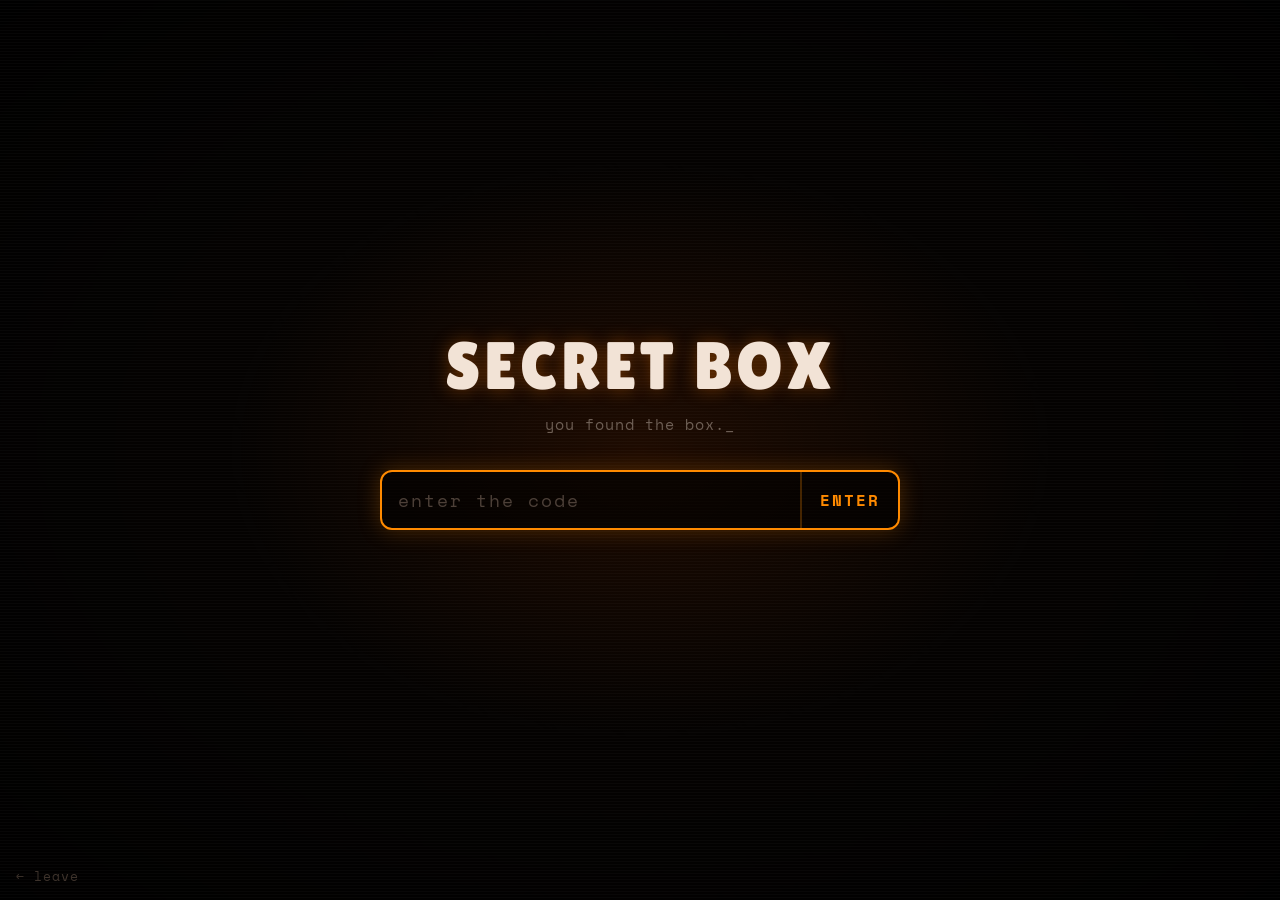
<file: secret/index.html>
<!DOCTYPE html>
<html lang="en">
<head>
<meta charset="UTF-8">
<meta name="viewport" content="width=device-width, initial-scale=1.0">
<title>Secret Box</title>
<meta name="description" content="You shouldn't be here.">
<meta name="theme-color" content="#050302">
<meta name="robots" content="noindex">
<link rel="icon" href="/favicon.png">
<link rel="preconnect" href="https://fonts.googleapis.com">
<link rel="preconnect" href="https://fonts.gstatic.com" crossorigin>
<link href="https://fonts.googleapis.com/css2?family=Lilita+One&family=Space+Mono:wght@400;700&display=swap" rel="stylesheet">
<style>
  :root {
    --bg: #050302;
    --ink: #d9c9bd;
    --dim: #6e5f55;
    --ember: #ff8a00;
    --red: #ff1f1f;
  }
  * { box-sizing: border-box; margin: 0; padding: 0; }
  html, body { height: 100%; }
  body {
    min-height: 100vh;
    background: var(--bg);
    color: var(--ink);
    font-family: 'Space Mono', ui-monospace, monospace;
    display: grid;
    place-items: center;
    overflow: hidden;
  }

  /* the site's bolts, barely visible in the dark, drifting slowly */
  body::before {
    content: "";
    position: fixed;
    top: 0; left: -64px; right: 0; bottom: -62px;
    background: url("/bolts.png") 0 0 / 64px 62px repeat;
    opacity: 0.06;
    filter: sepia(1) saturate(4) hue-rotate(-30deg);
    animation: drift 60s linear infinite;
    pointer-events: none;
  }
  @keyframes drift { to { transform: translate(64px, -62px); } }

  /* a faint glow in the middle, dark at the edges */
  body::after {
    content: "";
    position: fixed;
    inset: 0;
    background: radial-gradient(ellipse at center, rgba(255, 90, 0, 0.10) 0%, rgba(0, 0, 0, 0) 45%, rgba(0, 0, 0, 0.85) 100%);
    pointer-events: none;
    animation: breathe 6s ease-in-out infinite;
  }
  @keyframes breathe { 50% { opacity: 0.55; } }

  /* scanlines */
  .scan {
    position: fixed; inset: 0; pointer-events: none; z-index: 2;
    background: repeating-linear-gradient(to bottom, rgba(255, 255, 255, 0.025) 0 1px, transparent 1px 3px);
  }

  main {
    position: relative;
    z-index: 3;
    width: min(520px, calc(100vw - 32px));
    text-align: center;
  }

  h1 {
    font-family: 'Lilita One', sans-serif;
    font-weight: 400;
    font-size: clamp(2.6rem, 9vw, 4.2rem);
    letter-spacing: 3px;
    line-height: 1;
    color: #f2e3d6;
    text-shadow: 0 0 18px rgba(255, 120, 0, 0.35);
    animation: flicker 7s infinite;
  }
  @keyframes flicker {
    0%, 92%, 100% { opacity: 1; }
    93% { opacity: 0.35; }
    94% { opacity: 1; }
    96% { opacity: 0.5; }
    97% { opacity: 1; }
  }

  .whisper {
    margin-top: 14px;
    color: var(--dim);
    font-size: 0.95rem;
    letter-spacing: 1px;
    min-height: 1.5em;
  }
  .whisper .cursor { display: inline-block; width: 0.6em; animation: blink 1s steps(1) infinite; }
  @keyframes blink { 50% { opacity: 0; } }

  form { margin-top: 34px; }
  .field {
    display: flex;
    border: 2px solid rgba(255, 138, 0, 0.35);
    border-radius: 12px;
    background: rgba(0, 0, 0, 0.6);
    box-shadow: 0 0 0 rgba(255, 138, 0, 0);
    transition: border-color 0.2s, box-shadow 0.2s;
  }
  .field:focus-within {
    border-color: var(--ember);
    box-shadow: 0 0 22px rgba(255, 138, 0, 0.25);
  }
  input {
    flex: 1;
    min-width: 0;
    background: none;
    border: 0;
    outline: none;
    color: #fff;
    font: inherit;
    font-size: 1.15rem;
    letter-spacing: 4px;
    text-transform: lowercase;
    padding: 14px 16px;
  }
  input::placeholder { color: #4d4038; letter-spacing: 2px; }
  ::selection { background: rgba(255, 31, 31, 0.45); color: #fff; }
  button {
    font: inherit;
    font-weight: 700;
    letter-spacing: 2px;
    color: var(--ember);
    background: none;
    border: 0;
    border-left: 2px solid rgba(255, 138, 0, 0.25);
    padding: 0 18px;
    cursor: pointer;
    transition: color 0.15s, background 0.15s;
  }
  button:hover { background: rgba(255, 138, 0, 0.08); color: #ffd21f; }
  button:disabled { cursor: wait; opacity: 0.6; }

  .msg {
    margin-top: 14px;
    min-height: 1.5em;
    font-weight: 700;
    letter-spacing: 3px;
    color: var(--red);
    opacity: 0;
    transition: opacity 0.2s;
  }

  /* wrong code */
  .wrong .field {
    border-color: var(--red);
    background: rgba(255, 0, 0, 0.18);
    box-shadow: 0 0 26px rgba(255, 30, 30, 0.45);
    animation: shake 0.42s;
  }
  .wrong input { color: #ffb3b3; }
  .wrong .msg { opacity: 1; }
  @keyframes shake {
    0%, 100% { transform: translateX(0); }
    20% { transform: translateX(-10px); }
    40% { transform: translateX(9px); }
    60% { transform: translateX(-6px); }
    80% { transform: translateX(4px); }
  }

  /* right code */
  .right .field { border-color: #ffd21f; box-shadow: 0 0 40px rgba(255, 210, 31, 0.5); }
  .fade { position: fixed; inset: 0; z-index: 10; background: #000; opacity: 0; pointer-events: none; transition: opacity 0.6s; }
  .right ~ .fade, body.leaving .fade { opacity: 1; }

  /* download code */
  .got .field { border-color: #ffd21f; box-shadow: 0 0 40px rgba(255, 210, 31, 0.5); }
  .got .msg { opacity: 1; color: #ffd21f; }

  .home {
    position: fixed; left: 16px; bottom: 14px; z-index: 3;
    color: #3d322b; font-size: 0.8rem; text-decoration: none; letter-spacing: 1px;
    transition: color 0.2s;
  }
  .home:hover { color: var(--dim); }

  @media (prefers-reduced-motion: reduce) {
    body::before, body::after, h1, .whisper .cursor { animation: none; }
    .wrong .field { animation: none; }
  }
</style>
</head>
<body>
<div class="scan" aria-hidden="true"></div>

<main id="box">
  <h1>SECRET BOX</h1>
  <p class="whisper"><span id="whisper"></span><span class="cursor">_</span></p>

  <form id="form" autocomplete="off">
    <div class="field">
      <input id="code" name="code" type="text" placeholder="enter the code" maxlength="40"
             autocapitalize="off" autocorrect="off" spellcheck="false" aria-label="Secret code">
      <button id="go" type="submit">ENTER</button>
    </div>
    <p class="msg" id="msg" role="alert">NOT RIGHT.</p>
  </form>
</main>

<div class="fade" aria-hidden="true"></div>
<a class="home" href="/">&larr; leave</a>

<script>
  /* How codes work:
     Every code is just a folder inside /secret/. "wave" works because /secret/wave/ exists.
     To add a new code, add a folder like /secret/mycode/index.html. Nothing to change here,
     and the codes never appear in this page's source.

     Download codes: put a zip at /secret/files/<code>.zip and typing that code downloads it
     right away instead of opening a page. "amplify" -> /secret/files/amplify.zip */

  const box = document.getElementById('box');
  const form = document.getElementById('form');
  const input = document.getElementById('code');
  const go = document.getElementById('go');

  // typed-out line under the title
  const lines = ['you found the box.', 'it only opens for those who know.', 'type the code.'];
  const whisper = document.getElementById('whisper');
  let li = 0, ci = 0;
  (function type() {
    const line = lines[li];
    if (ci <= line.length) {
      whisper.textContent = line.slice(0, ci++);
      setTimeout(type, 55);
    } else {
      setTimeout(() => {
        if (li < lines.length - 1) { li++; ci = 0; }
        else return;
        type();
      }, 1400);
    }
  })();

  let wrongTimer;
  function wrong() {
    clearTimeout(wrongTimer);
    box.classList.remove('wrong');
    void box.offsetWidth; // restart the shake
    box.classList.add('wrong');
    input.select();
    wrongTimer = setTimeout(() => box.classList.remove('wrong'), 1600);
  }

  async function exists(url) {
    try {
      const r = await fetch(url, { method: 'HEAD', cache: 'no-store' });
      return r.ok;
    } catch (e) {
      return false;
    }
  }

  let gotTimer;
  function download(fileUrl, code) {
    const a = document.createElement('a');
    a.href = fileUrl;
    a.download = code.charAt(0).toUpperCase() + code.slice(1) + '.zip';
    document.body.appendChild(a);
    a.click();
    a.remove();

    const msg = document.getElementById('msg');
    msg.textContent = 'DOWNLOADING.';
    clearTimeout(gotTimer);
    box.classList.remove('wrong');
    box.classList.add('got');
    input.value = '';
    gotTimer = setTimeout(() => {
      box.classList.remove('got');
      msg.textContent = 'NOT RIGHT.';
    }, 2200);
  }

  form.addEventListener('submit', async (e) => {
    e.preventDefault();
    const code = input.value.trim().toLowerCase();
    // only letters, numbers and dashes can ever be a code
    if (!/^[a-z0-9-]+$/.test(code)) { wrong(); return; }

    go.disabled = true;
    const fileUrl = `/secret/files/${code}.zip`;
    if (await exists(fileUrl)) {
      go.disabled = false;
      download(fileUrl, code);
      return;
    }
    const url = `/secret/${code}/`;
    const ok = await exists(url);
    go.disabled = false;

    if (!ok) { wrong(); return; }
    box.classList.remove('wrong');
    box.classList.add('right');
    document.body.classList.add('leaving');
    setTimeout(() => { location.href = url; }, 650);
  });

  input.addEventListener('input', () => { box.classList.remove('wrong'); box.classList.remove('got'); document.getElementById('msg').textContent = 'NOT RIGHT.'; });
  input.focus();
</script>
</body>
</html>
</file>
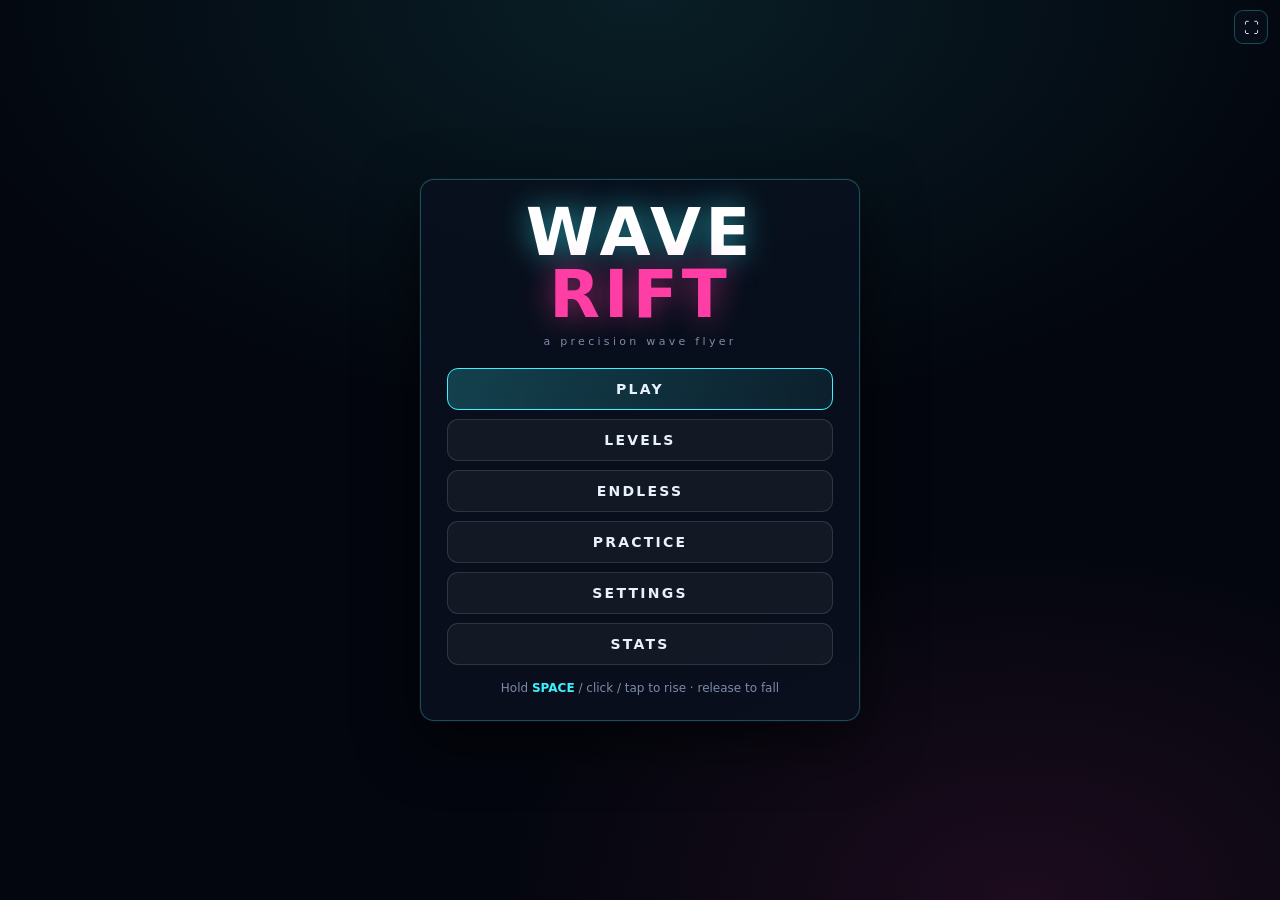
<file: secret/wave/index.html>
<!DOCTYPE html>
<html lang="en">
<head>
<meta charset="utf-8">
<meta name="viewport" content="width=device-width, initial-scale=1, maximum-scale=1, user-scalable=no, viewport-fit=cover">
<meta name="theme-color" content="#05070f">
<title>WAVE RIFT</title>
<style>
/* ================= WAVE RIFT — original arcade styling ================= */
:root{
  --bg:#05070f;
  --ink:#e8f2ff;
  --dim:#7d8ba8;
  --accent:#3df2ff;
  --accent2:#ff3ea5;
  --gold:#ffd85e;
  --red:#ff4d5e;
  --panel:rgba(10,16,30,.88);
  --line:rgba(61,242,255,.28);
  --radius:14px;
}
*{box-sizing:border-box;margin:0;padding:0;-webkit-tap-highlight-color:transparent}
html,body{height:100%;overflow:hidden;background:var(--bg);color:var(--ink);
  font-family:"Segoe UI",system-ui,-apple-system,Roboto,Arial,sans-serif;
  font-variant-numeric:tabular-nums;touch-action:none;user-select:none;-webkit-user-select:none}
#app{position:fixed;inset:0;display:flex;align-items:center;justify-content:center;background:#02030a}
canvas#game{display:block;width:100%;height:100%;image-rendering:auto;background:#05070f}

/* ---------- HUD ---------- */
#hud{position:absolute;inset:0;pointer-events:none;padding:10px 14px;font-weight:700;letter-spacing:.06em}
#hud.hidden{display:none}
.hud-row{display:flex;justify-content:space-between;align-items:flex-start;gap:8px;font-size:clamp(11px,1.6vw,15px)}
.hud-cell{background:rgba(4,8,18,.5);padding:5px 10px;border-radius:8px;border:1px solid rgba(255,255,255,.07);
  text-shadow:0 0 8px rgba(0,0,0,.9);white-space:nowrap;overflow:hidden;text-overflow:ellipsis;max-width:40%}
#hudCenter{color:var(--accent)}
#hudRight{margin-right:42px}
#progressWrap{margin:8px auto 0;width:min(560px,70%);height:6px;border-radius:4px;background:rgba(255,255,255,.12);overflow:hidden}
#progressBar{height:100%;width:0%;background:linear-gradient(90deg,var(--accent),var(--accent2));transition:width .08s linear}
#tierTag{position:absolute;left:50%;top:58px;transform:translateX(-50%);font-size:10px;letter-spacing:.24em;
  color:var(--dim);font-weight:700;white-space:nowrap}
#tierTag.hidden{display:none}
#progressBar.diff{background:linear-gradient(90deg,#5cff9d,#ffd85e 45%,#ff8a3d 75%,#ff3ea5)}
#speedTag{position:absolute;left:50%;top:70px;transform:translateX(-50%);font-size:13px;letter-spacing:.22em;
  padding:3px 14px;border-radius:20px;border:1px solid currentColor;background:rgba(4,8,18,.65);
  animation:tagIn .18s ease-out;white-space:nowrap}
#speedTag.hidden{display:none}
@keyframes tagIn{from{opacity:0;transform:translate(-50%,-6px)}to{opacity:1;transform:translate(-50%,0)}}
#practiceTag{position:absolute;left:50%;top:52px;transform:translateX(-50%);color:#0a0f1c;background:var(--gold);
  padding:3px 12px;border-radius:20px;font-size:12px;letter-spacing:.18em;box-shadow:0 0 18px rgba(255,216,94,.5)}
#practiceTag.hidden{display:none}
#fpsMeter{position:absolute;right:14px;bottom:12px;font-size:12px;color:var(--dim);font-weight:600}
#fpsMeter.hidden{display:none}
#touchHint{position:absolute;left:50%;bottom:12%;transform:translateX(-50%);color:var(--dim);
  font-size:13px;letter-spacing:.2em;pointer-events:none;animation:pulse 1.6s ease-in-out infinite}
#touchHint.hidden{display:none}
@keyframes pulse{0%,100%{opacity:.35}50%{opacity:.9}}

#fsBtn{position:absolute;right:12px;top:10px;z-index:6;width:34px;height:34px;border-radius:9px;
  background:rgba(10,16,30,.6);border:1px solid var(--line);color:var(--ink);font-size:15px;cursor:pointer}
#fsBtn:hover{background:rgba(61,242,255,.18)}

/* ---------- SCREENS ---------- */
#screens{position:absolute;inset:0;z-index:5;pointer-events:none}
.screen{position:absolute;inset:0;display:none;align-items:center;justify-content:center;padding:16px;
  pointer-events:auto;opacity:0;transition:opacity .18s ease}
.screen.active{display:flex;opacity:1}
.screen.overlay{background:rgba(3,5,12,.72);backdrop-filter:blur(2px)}
.screen:not(.overlay).active{background:
  radial-gradient(1200px 700px at 50% 0%,rgba(61,242,255,.10),transparent 60%),
  radial-gradient(900px 600px at 80% 100%,rgba(255,62,165,.10),transparent 60%),
  rgba(4,6,14,.74)}

.panel{background:var(--panel);border:1px solid var(--line);border-radius:var(--radius);
  padding:22px 26px;width:min(440px,94vw);max-height:92vh;overflow:auto;
  box-shadow:0 0 0 1px rgba(255,255,255,.03),0 20px 60px rgba(0,0,0,.6);
  animation:panelIn .22s cubic-bezier(.2,.9,.3,1.2)}
.panel.wide{width:min(880px,96vw)}
.panel.small-panel{width:min(360px,92vw);text-align:center}
@keyframes panelIn{from{transform:translateY(10px) scale(.985);opacity:0}to{transform:none;opacity:1}}
.panel-head{display:flex;justify-content:space-between;align-items:center;margin-bottom:14px;gap:10px}
h2{font-size:clamp(18px,3vw,24px);letter-spacing:.22em}
h3{margin:18px 0 8px;font-size:12px;letter-spacing:.24em;color:var(--accent);opacity:.9}
.big{font-size:clamp(22px,5vw,34px);letter-spacing:.14em;margin-bottom:8px}
.red{color:var(--red);text-shadow:0 0 22px rgba(255,77,94,.45)}
.gold{color:var(--gold);text-shadow:0 0 22px rgba(255,216,94,.45)}

.logo{font-size:clamp(38px,9vw,66px);line-height:.95;letter-spacing:.06em;text-align:center;
  color:#fff;text-shadow:0 0 30px rgba(61,242,255,.55)}
.logo span{display:block;color:var(--accent2);text-shadow:0 0 30px rgba(255,62,165,.55)}
.tagline{text-align:center;color:var(--dim);letter-spacing:.3em;font-size:11px;margin:8px 0 20px}
.hint{color:var(--dim);font-size:12px;margin-top:14px;text-align:center;line-height:1.6}
.hint b{color:var(--accent)}
.stat-line{margin:4px 0;font-size:15px;font-weight:700;letter-spacing:.06em}
.stat-line.dim{color:var(--dim);font-weight:500}

.btn-col{display:flex;flex-direction:column;gap:9px}
.btn{position:relative;font:inherit;font-weight:800;letter-spacing:.16em;font-size:14px;
  padding:12px 16px;border-radius:11px;cursor:pointer;color:var(--ink);
  background:rgba(255,255,255,.045);border:1px solid rgba(255,255,255,.12);
  transition:transform .1s ease,background .15s ease,border-color .15s ease,box-shadow .15s ease}
.btn:hover,.btn:focus-visible{background:rgba(61,242,255,.14);border-color:var(--accent);outline:none;
  box-shadow:0 0 0 1px rgba(61,242,255,.25),0 0 22px rgba(61,242,255,.16)}
.btn:active{transform:scale(.97)}
.btn.primary{background:linear-gradient(90deg,rgba(61,242,255,.22),rgba(61,242,255,.08));border-color:var(--accent)}
.btn.danger{border-color:rgba(255,77,94,.6);color:#ffd9dd}
.btn.danger:hover,.btn.danger:focus-visible{background:rgba(255,77,94,.16);box-shadow:0 0 22px rgba(255,77,94,.18)}
.btn.small{padding:7px 12px;font-size:12px;letter-spacing:.1em}
.btn .sub{display:block;font-size:11px;letter-spacing:.06em;color:var(--dim);font-weight:600;margin-top:4px}

/* ---------- level grid ---------- */
.grid{display:grid;gap:10px;grid-template-columns:repeat(auto-fill,minmax(190px,1fr));max-height:64vh;overflow:auto;padding:2px}
.card{text-align:left;background:rgba(255,255,255,.04);border:1px solid rgba(255,255,255,.1);border-radius:12px;
  padding:12px 13px;cursor:pointer;font:inherit;color:var(--ink);position:relative;overflow:hidden;
  transition:transform .12s ease,border-color .15s ease,box-shadow .15s ease}
.card:hover,.card:focus-visible{transform:translateY(-2px);outline:none}
.card .num{font-size:11px;color:var(--dim);letter-spacing:.2em}
.card .name{font-size:16px;font-weight:800;letter-spacing:.05em;margin:2px 0 6px}
.card .diff{display:inline-block;font-size:10px;letter-spacing:.14em;padding:2px 8px;border-radius:20px;
  background:rgba(255,255,255,.1);margin-bottom:8px}
.card .bar{height:5px;border-radius:3px;background:rgba(255,255,255,.12);overflow:hidden;margin-bottom:5px}
.card .bar i{display:block;height:100%;background:linear-gradient(90deg,var(--accent),var(--accent2))}
.card .meta{font-size:11px;color:var(--dim);display:flex;justify-content:space-between;gap:6px}
.card.locked{opacity:.45;cursor:not-allowed}
.card.done{border-color:rgba(255,216,94,.5)}
.card .tick{position:absolute;right:10px;top:10px;color:var(--gold);font-size:14px}
.card .swatch{position:absolute;left:0;top:0;bottom:0;width:4px}

.row-check{display:flex;align-items:center;gap:8px;color:var(--dim);font-size:12px;margin-top:12px;cursor:pointer}
.row-check input{width:16px;height:16px;accent-color:var(--accent)}

/* ---------- settings ---------- */
.settings-scroll{max-height:66vh;overflow:auto;padding-right:6px}
.set-row{display:flex;align-items:center;justify-content:space-between;gap:12px;padding:7px 0;
  border-bottom:1px solid rgba(255,255,255,.05);font-size:13px}
.set-row input[type=range]{flex:1;max-width:170px;accent-color:var(--accent);background:transparent}
.set-row .val{font-style:normal;color:var(--dim);width:30px;text-align:right;font-size:12px}
.stats-body{font-size:13px;line-height:1.9}
.stats-body .r{display:flex;justify-content:space-between;gap:12px;border-bottom:1px solid rgba(255,255,255,.05)}
.stats-body .r span:last-child{color:var(--accent);font-weight:700}

#countdown.small{font-size:clamp(28px,6vw,54px);letter-spacing:.14em}
#countdown{position:absolute;inset:0;display:flex;align-items:center;justify-content:center;z-index:4;
  font-size:clamp(60px,14vw,120px);font-weight:900;color:#fff;text-shadow:0 0 40px rgba(61,242,255,.8);pointer-events:none}
#countdown.hidden{display:none}
.hidden{display:none !important}

body.contrast{--panel:rgba(0,0,0,.94);--dim:#c8d4e8;--line:rgba(255,255,255,.6)}
body.reduced *{animation-duration:.001s !important;transition-duration:.001s !important}
@media (max-width:520px){ .panel{padding:16px 16px} .btn{padding:11px 12px} }

</style>
</head>
<body>
<div id="app">
  <canvas id="game" width="1000" height="600"></canvas>

  <!-- ============ IN-GAME HUD ============ -->
  <div id="hud" class="hidden">
    <div class="hud-row">
      <div id="hudLeft" class="hud-cell">LEVEL</div>
      <div id="hudCenter" class="hud-cell">Progress: 0%</div>
      <div id="hudRight" class="hud-cell">Attempts: 0</div>
    </div>
    <div id="progressWrap"><div id="progressBar"></div></div>
    <div id="tierTag" class="hidden"></div>
    <div id="speedTag" class="hidden"></div>
    <div id="practiceTag" class="hidden">PRACTICE MODE</div>
    <div id="fpsMeter" class="hidden">-- fps</div>
  </div>

  <button id="fsBtn" class="icon-btn" title="Fullscreen (F)" aria-label="Toggle fullscreen">⛶</button>
  <div id="touchHint" class="hidden">TAP &amp; HOLD TO RISE</div>

  <!-- ============ SCREENS ============ -->
  <div id="screens">

    <!-- MAIN MENU -->
    <section class="screen active" data-screen="menu">
      <div class="panel menu-panel">
        <h1 class="logo">WAVE<span>RIFT</span></h1>
        <p class="tagline">a precision wave flyer</p>
        <div class="btn-col">
          <button class="btn primary" data-act="play">PLAY</button>
          <button class="btn" data-act="levels">LEVELS</button>
          <button class="btn" data-act="endlessMenu">ENDLESS</button>
          <button class="btn" data-act="practiceStart">PRACTICE</button>
          <button class="btn" data-act="settings">SETTINGS</button>
          <button class="btn" data-act="stats">STATS</button>
        </div>
        <p class="hint">Hold <b>SPACE</b> / click / tap to rise &middot; release to fall</p>
      </div>
    </section>

    <!-- LEVEL SELECT -->
    <section class="screen" data-screen="levels">
      <div class="panel wide">
        <div class="panel-head"><h2>LEVELS</h2><button class="btn small" data-act="menu">BACK</button></div>
        <div id="levelGrid" class="grid"></div>
        <label class="row-check"><input type="checkbox" id="practiceLaunch"> Launch selected level in practice mode</label>
      </div>
    </section>

    <!-- ENDLESS MENU -->
    <section class="screen" data-screen="endlessMenu">
      <div class="panel">
        <div class="panel-head"><h2>ENDLESS</h2><button class="btn small" data-act="menu">BACK</button></div>
        <div class="btn-col">
          <button class="btn primary" data-act="endlessWave">ENDLESS WAVE
            <span class="sub" id="ewBest">Best: 0 &middot; 0 m</span></button>
          <button class="btn danger" data-act="endlessMini">ENDLESS MINI WAVE
            <span class="sub" id="emBest">Best: 0 &middot; 0 m</span></button>
        </div>
        <p class="hint">Infinite procedurally generated courses. Difficulty climbs the further you fly.</p>
      </div>
    </section>

    <!-- SETTINGS -->
    <section class="screen" data-screen="settings">
      <div class="panel wide">
        <div class="panel-head"><h2>SETTINGS</h2><button class="btn small" data-act="back">BACK</button></div>
        <div class="settings-scroll">
          <h3>Gameplay</h3>
          <div class="set-row"><span>Wave Key</span><button class="btn small bind" data-bind="wave">SPACE</button></div>
          <div class="set-row"><span>Restart Key</span><button class="btn small bind" data-bind="restart">R</button></div>
          <div class="set-row"><span>Pause Key</span><button class="btn small bind" data-bind="pause">ESC</button></div>
          <div class="set-row"><span>Mouse Controls</span><button class="btn small tgl" data-tgl="mouse">ON</button></div>
          <div class="set-row"><span>Touch Controls</span><button class="btn small tgl" data-tgl="touch">ON</button></div>

          <h3>Graphics</h3>
          <div class="set-row"><span>Graphics Quality</span><button class="btn small cyc" data-cyc="quality">HIGH</button></div>
          <div class="set-row"><span>Frame Rate Cap</span><button class="btn small cyc" data-cyc="fpsCap">60 FPS</button></div>
          <div class="set-row"><span>Background Effects</span><button class="btn small tgl" data-tgl="bg">ON</button></div>
          <div class="set-row"><span>Particles</span><button class="btn small tgl" data-tgl="particles">ON</button></div>
          <div class="set-row"><span>Screen Shake</span><button class="btn small tgl" data-tgl="shake">ON</button></div>
          <div class="set-row"><span>Glow Effects</span><button class="btn small tgl" data-tgl="glow">ON</button></div>
          <div class="set-row"><span>Wave Trail</span><button class="btn small tgl" data-tgl="trail">ON</button></div>

          <h3>Audio</h3>
          <div class="set-row"><span>Master Volume</span><input type="range" min="0" max="100" id="volMaster"><i class="val" id="volMasterV">70</i></div>
          <div class="set-row"><span>Music Volume</span><input type="range" min="0" max="100" id="volMusic"><i class="val" id="volMusicV">35</i></div>
          <div class="set-row"><span>SFX Volume</span><input type="range" min="0" max="100" id="volSfx"><i class="val" id="volSfxV">70</i></div>

          <h3>Accessibility</h3>
          <div class="set-row"><span>Reduced Motion</span><button class="btn small tgl" data-tgl="reducedMotion">OFF</button></div>
          <div class="set-row"><span>High Contrast</span><button class="btn small tgl" data-tgl="highContrast">OFF</button></div>
          <div class="set-row"><span>Flashing Effects</span><button class="btn small tgl" data-tgl="flashing">ON</button></div>
          <div class="set-row"><span>Show FPS Meter</span><button class="btn small tgl" data-tgl="showFps">OFF</button></div>

          <h3>Data</h3>
          <div class="set-row"><span>Save Data</span><button class="btn small danger" data-act="resetSave">RESET SAVE DATA</button></div>
          <p class="hint" id="saveStatus"></p>
        </div>
      </div>
    </section>

    <!-- STATS -->
    <section class="screen" data-screen="stats">
      <div class="panel">
        <div class="panel-head"><h2>STATS</h2><button class="btn small" data-act="menu">BACK</button></div>
        <div id="statsBody" class="stats-body"></div>
      </div>
    </section>

    <!-- PAUSE -->
    <section class="screen overlay" data-screen="pause">
      <div class="panel small-panel">
        <h2 class="big">PAUSED</h2>
        <div class="btn-col">
          <button class="btn primary" data-act="resume">RESUME</button>
          <button class="btn" data-act="restart">RESTART</button>
          <button class="btn" data-act="togglePractice">PRACTICE MODE: OFF</button>
          <button class="btn" data-act="settings">SETTINGS</button>
          <button class="btn danger" data-act="quit">QUIT</button>
        </div>
        <p class="hint" id="pauseHint"></p>
      </div>
    </section>

    <!-- DEATH -->
    <section class="screen overlay" data-screen="dead">
      <div class="panel small-panel dead-panel">
        <h2 class="big red">YOU DIED</h2>
        <p class="stat-line" id="deathProgress">Progress: 0%</p>
        <p class="stat-line dim" id="deathBest">Best: 0%</p>
        <div class="btn-col">
          <button class="btn primary" data-act="restart">RETRY</button>
          <button class="btn" data-act="practiceFromDeath">PRACTICE</button>
          <button class="btn" data-act="quit">MENU</button>
        </div>
        <p class="hint" id="deathHint"></p>
      </div>
    </section>

    <!-- COMPLETE -->
    <section class="screen overlay" data-screen="complete">
      <div class="panel small-panel">
        <h2 class="big gold">LEVEL COMPLETE!</h2>
        <div id="completeStats" class="stats-body"></div>
        <div class="btn-col">
          <button class="btn primary" data-act="nextLevel">NEXT LEVEL</button>
          <button class="btn" data-act="restart">REPLAY</button>
          <button class="btn" data-act="levels">LEVEL SELECT</button>
        </div>
      </div>
    </section>

    <!-- ENDLESS GAME OVER -->
    <section class="screen overlay" data-screen="endlessOver">
      <div class="panel small-panel">
        <h2 class="big red">RUN OVER</h2>
        <div id="endlessStats" class="stats-body"></div>
        <div class="btn-col">
          <button class="btn primary" data-act="restart">RUN AGAIN</button>
          <button class="btn" data-act="quit">MENU</button>
        </div>
      </div>
    </section>

    <!-- KEY BIND CAPTURE -->
    <section class="screen overlay" data-screen="bind">
      <div class="panel small-panel">
        <h2 class="big">PRESS A KEY</h2>
        <p class="stat-line" id="bindLabel">Wave Key</p>
        <p class="hint">Press any key to assign it. ESC cancels.</p>
      </div>
    </section>

    <!-- CONFIRM -->
    <section class="screen overlay" data-screen="confirm">
      <div class="panel small-panel">
        <h2 class="big red">ARE YOU SURE?</h2>
        <p class="stat-line" id="confirmText">This will erase all progress.</p>
        <div class="btn-col">
          <button class="btn danger" data-act="confirmYes">YES, DELETE</button>
          <button class="btn primary" data-act="confirmNo">CANCEL</button>
        </div>
      </div>
    </section>
  </div>

  <div id="countdown" class="hidden"></div>
</div>

<script>
/* ===== WAVE RIFT :: util.js — shared constants & helpers ===== */
var WR = window.WR || {};
window.WR = WR;

WR.VIEW_W = 1000;          // logical view width  (letterboxed, never stretched)
WR.VIEW_H = 600;           // logical view height == world height
WR.WORLD_H = 600;
WR.CAM_X = 0.28;           // player sits at 28% from left edge
WR.FIXED_DT = 1 / 120;     // physics step (s) — deterministic & frame-rate independent
WR.MAX_STEPS = 10;

WR.clamp = function (v, a, b) { return v < a ? a : (v > b ? b : v); };
WR.lerp = function (a, b, t) { return a + (b - a) * t; };
WR.rand = function (a, b) { return a + Math.random() * (b - a); };
WR.randInt = function (a, b) { return Math.floor(a + Math.random() * (b - a + 1)); };
WR.pick = function (arr) { return arr[Math.floor(Math.random() * arr.length)]; };

/* small deterministic PRNG (mulberry32) — used for backgrounds */
WR.rng = function (seed) {
  var s = seed >>> 0;
  return function () {
    s |= 0; s = (s + 0x6D2B79F5) | 0;
    var t = Math.imul(s ^ (s >>> 15), 1 | s);
    t = (t + Math.imul(t ^ (t >>> 7), 61 | t)) ^ t;
    return ((t ^ (t >>> 14)) >>> 0) / 4294967296;
  };
};

WR.fmtTime = function (ms) {
  var s = Math.max(0, ms) / 1000;
  var m = Math.floor(s / 60), r = s - m * 60;
  return m + ':' + (r < 10 ? '0' : '') + r.toFixed(1);
};

WR.keyLabel = function (code) {
  if (!code) return '—';
  if (code === 'Space') return 'SPACE';
  if (code === 'Escape') return 'ESC';
  if (code.indexOf('Key') === 0) return code.slice(3);
  if (code.indexOf('Digit') === 0) return code.slice(5);
  if (code.indexOf('Arrow') === 0) return code.slice(5).toUpperCase() + ' ARROW';
  if (code === 'ShiftLeft' || code === 'ShiftRight') return 'SHIFT';
  if (code === 'ControlLeft' || code === 'ControlRight') return 'CTRL';
  if (code === 'Enter') return 'ENTER';
  if (code === 'Tab') return 'TAB';
  return code.toUpperCase();
};

/* point-in-triangle (barycentric sign test) */
WR.pointInTri = function (px, py, ax, ay, bx, by, cx, cy) {
  var d1 = (px - bx) * (ay - by) - (ax - bx) * (py - by);
  var d2 = (px - cx) * (by - cy) - (bx - cx) * (py - cy);
  var d3 = (px - ax) * (cy - ay) - (cx - ax) * (py - ay);
  var neg = (d1 < 0) || (d2 < 0) || (d3 < 0);
  var pos = (d1 > 0) || (d2 > 0) || (d3 > 0);
  return !(neg && pos);
};

/* sample the corridor (piecewise-linear path) at world x.
   Returns cached object to avoid allocation in the hot loop. */
WR._s = { cy: 0, gap: 0, top: 0, bot: 0, i: 0 };
WR.sample = function (path, x, hint) {
  var i = hint | 0, n = path.length;
  if (i < 0) i = 0; if (i > n - 2) i = Math.max(0, n - 2);
  while (i < n - 2 && path[i + 1].x <= x) i++;
  while (i > 0 && path[i].x > x) i--;
  var a = path[i], b = path[i + 1] || a;
  var t = (b.x > a.x) ? (x - a.x) / (b.x - a.x) : 0;
  if (t < 0) t = 0; else if (t > 1) t = 1;
  var s = WR._s;
  s.cy = a.cy + (b.cy - a.cy) * t;
  s.gap = a.gap + (b.gap - a.gap) * t;
  s.top = s.cy - s.gap * 0.5;
  s.bot = s.cy + s.gap * 0.5;
  s.i = i;
  return s;
};

/* slope of one wall at world x (floor wall when `floor` is true) */
WR.slopeAt = function (path, x, floor) {
  var i = WR.lowerBound(path, x) - 1;
  if (i < 0) i = 0;
  if (i > path.length - 2) i = path.length - 2;
  if (i < 0) return 0;
  var a = path[i], b = path[i + 1];
  var dx = b.x - a.x;
  if (dx <= 0) return 0;
  var ay = floor ? a.cy + a.gap * 0.5 : a.cy - a.gap * 0.5;
  var by = floor ? b.cy + b.gap * 0.5 : b.cy - b.gap * 0.5;
  return (by - ay) / dx;
};

/* binary search: first index whose x >= target */
WR.lowerBound = function (arr, x) {
  var lo = 0, hi = arr.length;
  while (lo < hi) { var mid = (lo + hi) >> 1; if (arr[mid].x < x) lo = mid + 1; else hi = mid; }
  return lo;
};

</script>
<script>
/* ===== WAVE RIFT :: save.js — versioned, crash-proof localStorage ===== */
(function (WR) {
  var KEY = 'waverift.save';
  var VERSION = 1;

  function blank() {
    return {
      v: VERSION,
      levels: {},                      // id -> {best, completed, attempts}
      endless: {
        wave: { score: 0, dist: 0, time: 0 },
        mini: { score: 0, dist: 0, time: 0 }
      },
      stats: { attempts: 0, deaths: 0, completions: 0, playMs: 0, bestStreakPct: 0 },
      settings: null,                  // filled by settings.js
      checkpoints: {}                  // levelId -> [{x,y,dir,t}]
    };
  }

  var available = true;
  try {
    var probe = '__wr__';
    window.localStorage.setItem(probe, '1');
    window.localStorage.removeItem(probe);
  } catch (e) { available = false; }

  var data = blank();

  function migrate(raw) {
    if (!raw || typeof raw !== 'object') return blank();
    var out = blank();
    if (typeof raw.v !== 'number') return out;
    // v1 is current; future versions add migration steps here.
    if (raw.levels && typeof raw.levels === 'object') {
      for (var k in raw.levels) {
        var L = raw.levels[k];
        if (!L || typeof L !== 'object') continue;
        out.levels[k] = {
          best: WR.clamp(+L.best || 0, 0, 1),
          completed: !!L.completed,
          attempts: Math.max(0, +L.attempts || 0)
        };
      }
    }
    ['wave', 'mini'].forEach(function (m) {
      var e = raw.endless && raw.endless[m];
      if (e && typeof e === 'object') {
        out.endless[m] = {
          score: Math.max(0, +e.score || 0),
          dist: Math.max(0, +e.dist || 0),
          time: Math.max(0, +e.time || 0)
        };
      }
    });
    if (raw.stats && typeof raw.stats === 'object') {
      for (var s in out.stats) {
        if (typeof raw.stats[s] === 'number' && isFinite(raw.stats[s])) out.stats[s] = raw.stats[s];
      }
    }
    if (raw.settings && typeof raw.settings === 'object') out.settings = raw.settings;
    if (raw.checkpoints && typeof raw.checkpoints === 'object') out.checkpoints = raw.checkpoints;
    return out;
  }

  function load() {
    if (!available) { data = blank(); return data; }
    try {
      var raw = window.localStorage.getItem(KEY);
      data = raw ? migrate(JSON.parse(raw)) : blank();
    } catch (e) { data = blank(); }
    return data;
  }

  var pending = false;
  function flush() {
    pending = false;
    if (!available) return;
    try { window.localStorage.setItem(KEY, JSON.stringify(data)); } catch (e) { /* quota / private mode */ }
  }
  function save() {              // debounced — never blocks a frame
    if (pending) return;
    pending = true;
    setTimeout(flush, 250);
  }

  WR.Save = {
    available: available,
    load: load,
    save: save,
    flushNow: flush,
    get data() { return data; },
    level: function (id) {
      if (!data.levels[id]) data.levels[id] = { best: 0, completed: false, attempts: 0 };
      return data.levels[id];
    },
    reset: function () {
      data = blank();
      if (available) { try { window.localStorage.removeItem(KEY); } catch (e) {} }
      return data;
    }
  };
  load();
})(window.WR);

</script>
<script>
/* ===== WAVE RIFT :: settings.js — defaults, persistence, live application ===== */
(function (WR) {
  var DEFAULTS = {
    keyWave: 'Space',
    keyRestart: 'KeyR',
    keyPause: 'Escape',
    mouse: true,
    touch: true,
    quality: 'high',        // low | medium | high
    fpsCap: 60,             // 60 | 30
    bg: true,
    particles: true,
    shake: true,
    glow: true,
    trail: true,
    volMaster: 0.7,
    volMusic: 0.35,
    volSfx: 0.7,
    reducedMotion: false,
    highContrast: false,
    flashing: true,
    showFps: false,
    autoQuality: true       // internal: drop quality if FPS tanks
  };

  var S = {};
  function apply(raw) {
    for (var k in DEFAULTS) {
      var v = raw ? raw[k] : undefined;
      if (v === undefined || v === null || typeof v !== typeof DEFAULTS[k]) v = DEFAULTS[k];
      S[k] = v;
    }
    if (['low', 'medium', 'high'].indexOf(S.quality) < 0) S.quality = 'high';
    if (S.fpsCap !== 30 && S.fpsCap !== 60) S.fpsCap = 60;
    S.volMaster = WR.clamp(S.volMaster, 0, 1);
    S.volMusic = WR.clamp(S.volMusic, 0, 1);
    S.volSfx = WR.clamp(S.volSfx, 0, 1);
    if (S.reducedMotion) { S.shake = false; }
  }
  apply(WR.Save.data.settings);

  function persist() {
    var out = {};
    for (var k in DEFAULTS) out[k] = S[k];
    WR.Save.data.settings = out;
    WR.Save.save();
  }

  function reflectBody() {
    try {
      document.body.classList.toggle('contrast', !!S.highContrast);
      document.body.classList.toggle('reduced', !!S.reducedMotion);
    } catch (e) {}
  }

  WR.Settings = {
    defaults: DEFAULTS,
    get: function (k) { return S[k]; },
    set: function (k, v) {
      S[k] = v;
      if (k === 'reducedMotion' && v) S.shake = false;
      persist(); reflectBody();
      if (WR.Audio) WR.Audio.updateVolumes();
      if (WR.Renderer) WR.Renderer.onSettingsChanged();
    },
    all: function () { return S; },
    reset: function () { apply(null); persist(); reflectBody(); },
    reflectBody: reflectBody
  };
})(window.WR);

</script>
<script>
/* ===== WAVE RIFT :: audio.js — tiny WebAudio synth (no files, no network) ===== */
(function (WR) {
  var ctx = null, master = null, sfxGain = null, musGain = null, ok = false;

  var SCALES = {
    cool:  [0, 3, 5, 7, 10, 12, 10, 7],
    hot:   [0, 3, 5, 6, 7, 10, 12, 10],
    void_: [0, 1, 5, 7, 8, 12, 8, 5]
  };
  var ROOTS = { cool: 55, hot: 61.74, void_: 46.25 };   // A1 / B1 / F#1
  var curScale = null, root = 55;
  var musicOn = false, musicTimer = null, nextTime = 0;

  function init() {
    if (ok || ctx) return;
    try {
      var AC = window.AudioContext || window.webkitAudioContext;
      if (!AC) return;
      ctx = new AC();
      master = ctx.createGain(); master.connect(ctx.destination);
      sfxGain = ctx.createGain(); sfxGain.connect(master);
      musGain = ctx.createGain(); musGain.connect(master);
      ok = true;
      updateVolumes();
    } catch (e) { ok = false; }
  }

  function resume() {
    init();
    if (ok && ctx.state === 'suspended') { try { ctx.resume(); } catch (e) {} }
  }

  function updateVolumes() {
    if (!ok) return;
    try {
      var S = WR.Settings;
      master.gain.value = S.get('volMaster');
      sfxGain.gain.value = S.get('volSfx');
      musGain.gain.value = S.get('volMusic') * 0.5;
    } catch (e) {}
  }

  function blip(freq, dur, type, vol, slideTo, dest) {
    if (!ok) return;
    try {
      var t = ctx.currentTime;
      var o = ctx.createOscillator(), g = ctx.createGain();
      o.type = type || 'square';
      o.frequency.setValueAtTime(freq, t);
      if (slideTo) o.frequency.exponentialRampToValueAtTime(Math.max(20, slideTo), t + dur);
      g.gain.setValueAtTime(0.0001, t);
      g.gain.exponentialRampToValueAtTime(Math.max(0.0002, vol || 0.25), t + 0.008);
      g.gain.exponentialRampToValueAtTime(0.0001, t + dur);
      o.connect(g); g.connect(dest || sfxGain);
      o.start(t); o.stop(t + dur + 0.02);
    } catch (e) {}
  }

  function noise(dur, vol) {
    if (!ok) return;
    try {
      var n = Math.floor(ctx.sampleRate * dur);
      var buf = ctx.createBuffer(1, n, ctx.sampleRate), d = buf.getChannelData(0);
      for (var i = 0; i < n; i++) d[i] = (Math.random() * 2 - 1) * (1 - i / n);
      var src = ctx.createBufferSource(); src.buffer = buf;
      var g = ctx.createGain(); g.gain.value = vol || 0.3;
      var f = ctx.createBiquadFilter(); f.type = 'lowpass'; f.frequency.value = 1400;
      src.connect(f); f.connect(g); g.connect(sfxGain); src.start();
    } catch (e) {}
  }

  /* ================= generated dubstep =================
     Half-time drums plus a single persistent LFO-wobble bass voice. The
     wobble is one sawtooth through one resonant lowpass whose cutoff is
     driven by an LFO — the classic wub — so the whole track costs about six
     permanent audio nodes plus two or three short-lived ones per step.     */
  var BPM = 140, STEP = 60 / 140 / 4;      // sixteenth notes
  var noiseBuf = null, bass = null, stepIdx = 0, barIdx = 0;

  function ensureNoise() {
    if (noiseBuf || !ok) return;
    var n = Math.floor(ctx.sampleRate * 0.5);
    noiseBuf = ctx.createBuffer(1, n, ctx.sampleRate);
    var d = noiseBuf.getChannelData(0);
    for (var i = 0; i < n; i++) d[i] = Math.random() * 2 - 1;
  }

  function buildBass() {
    if (bass || !ok) return;
    bass = {};
    bass.osc = ctx.createOscillator(); bass.osc.type = 'sawtooth';
    bass.det = ctx.createOscillator(); bass.det.type = 'sawtooth'; bass.det.detune.value = 11;
    bass.sub = ctx.createOscillator(); bass.sub.type = 'sine';
    bass.filter = ctx.createBiquadFilter(); bass.filter.type = 'lowpass';
    bass.filter.Q.value = 11; bass.filter.frequency.value = 320;
    bass.lfo = ctx.createOscillator(); bass.lfo.type = 'sine'; bass.lfo.frequency.value = 4;
    bass.lfoGain = ctx.createGain(); bass.lfoGain.gain.value = 640;
    bass.gain = ctx.createGain(); bass.gain.gain.value = 0;
    bass.subGain = ctx.createGain(); bass.subGain.gain.value = 0;
    bass.osc.connect(bass.filter); bass.det.connect(bass.filter);
    bass.filter.connect(bass.gain); bass.gain.connect(musGain);
    bass.sub.connect(bass.subGain); bass.subGain.connect(musGain);
    bass.lfo.connect(bass.lfoGain); bass.lfoGain.connect(bass.filter.frequency);
    try { bass.osc.start(); bass.det.start(); bass.sub.start(); bass.lfo.start(); } catch (e) {}
  }

  function killBass() {
    if (!bass) return;
    try { bass.osc.stop(); bass.det.stop(); bass.sub.stop(); bass.lfo.stop(); } catch (e) {}
    try { bass.gain.disconnect(); bass.subGain.disconnect(); bass.lfoGain.disconnect(); bass.filter.disconnect(); } catch (e) {}
    bass = null;
  }

  function noiseHit(t, dur, type, freq, vol, q) {
    if (!ok) return;
    ensureNoise();
    try {
      var src = ctx.createBufferSource(); src.buffer = noiseBuf; src.loop = true;
      var f = ctx.createBiquadFilter(); f.type = type; f.frequency.value = freq; if (q) f.Q.value = q;
      var g = ctx.createGain();
      g.gain.setValueAtTime(vol, t);
      g.gain.exponentialRampToValueAtTime(0.0001, t + dur);
      src.connect(f); f.connect(g); g.connect(musGain);
      src.start(t); src.stop(t + dur + 0.02);
    } catch (e) {}
  }

  function kick(t) {
    if (!ok) return;
    try {
      var o = ctx.createOscillator(), g = ctx.createGain();
      o.type = 'sine';
      o.frequency.setValueAtTime(165, t);
      o.frequency.exponentialRampToValueAtTime(42, t + 0.11);
      g.gain.setValueAtTime(0.55, t);
      g.gain.exponentialRampToValueAtTime(0.0001, t + 0.3);
      o.connect(g); g.connect(musGain);
      o.start(t); o.stop(t + 0.32);
    } catch (e) {}
  }

  function snare(t) {
    noiseHit(t, 0.19, 'bandpass', 1750, 0.34, 0.9);
    if (!ok) return;
    try {
      var o = ctx.createOscillator(), g = ctx.createGain();
      o.type = 'triangle'; o.frequency.setValueAtTime(196, t);
      g.gain.setValueAtTime(0.2, t);
      g.gain.exponentialRampToValueAtTime(0.0001, t + 0.12);
      o.connect(g); g.connect(musGain); o.start(t); o.stop(t + 0.14);
    } catch (e) {}
  }

  function hat(t, open) { noiseHit(t, open ? 0.13 : 0.028, 'highpass', 7800, open ? 0.10 : 0.13); }

  function bassNote(t, freq, dur, wobbleHz, depth) {
    if (!bass) return;
    try {
      bass.osc.frequency.setValueAtTime(freq, t);
      bass.det.frequency.setValueAtTime(freq, t);
      bass.sub.frequency.setValueAtTime(freq * 0.5, t);
      bass.lfo.frequency.setValueAtTime(wobbleHz, t);
      bass.lfoGain.gain.setValueAtTime(depth, t);
      bass.filter.frequency.setValueAtTime(depth + 180, t);
      bass.gain.gain.cancelScheduledValues(t);
      bass.gain.gain.setValueAtTime(0.0001, t);
      bass.gain.gain.linearRampToValueAtTime(0.30, t + 0.012);
      bass.gain.gain.setValueAtTime(0.30, t + dur - 0.04);
      bass.gain.gain.linearRampToValueAtTime(0.0001, t + dur);
      bass.subGain.gain.cancelScheduledValues(t);
      bass.subGain.gain.setValueAtTime(0.0001, t);
      bass.subGain.gain.linearRampToValueAtTime(0.22, t + 0.012);
      bass.subGain.gain.setValueAtTime(0.22, t + dur - 0.04);
      bass.subGain.gain.linearRampToValueAtTime(0.0001, t + dur);
    } catch (e) {}
  }

  /* one bar = 16 sixteenths. Half-time: kick on 1, snare on 3. */
  var KICK  = [1,0,0,0, 0,0,1,0, 0,0,0,0, 0,0,1,0];
  var SNARE = [0,0,0,0, 0,0,0,0, 1,0,0,0, 0,0,0,0];
  var HAT   = [0,0,1,0, 0,0,1,0, 0,0,1,0, 0,0,1,1];
  var WOB   = [1.0, 2.0, 1.5, 4.0, 1.0, 3.0, 2.0, 8.0];   // per-bar wobble rate, in beats
  var BASSLINE = [0, 0, 3, 5];                             // scale degrees, one per 4 steps

  function scheduleMusic() {
    if (!ok || !musicOn) return;
    var look = ctx.currentTime + 0.35;
    var beatHz = BPM / 60;
    var sc = curScale || SCALES.cool;
    while (nextTime < look) {
      var st = stepIdx % 16;
      if (st === 0) { barIdx = (barIdx + 1) % 8; }
      var phase = barIdx;                       // 0-3 drop, 4-5 breakdown, 6-7 build
      var drop = phase < 4 || phase === 7;
      var build = phase === 6;

      if (KICK[st] && (drop || phase === 7)) kick(nextTime);
      if (SNARE[st]) snare(nextTime);
      if (phase === 7 && st >= 8 && st % 2 === 0) snare(nextTime + 0.001);   // roll into the drop
      if (HAT[st] || (build && st % 2 === 0)) hat(nextTime, st === 14);

      if (drop && st % 4 === 0) {
        var deg = sc[BASSLINE[(st / 4) | 0] % sc.length];
        var f = root * Math.pow(2, deg / 12);
        var rate = WOB[(barIdx + ((st / 4) | 0)) % WOB.length] * beatHz;
        bassNote(nextTime, f, STEP * 4 * 0.96, rate, 520 + (phase === 7 ? 500 : 0));
      }
      if (!drop && st % 2 === 0) {               // breakdown / build arp
        var n2 = sc[(stepIdx + (st >> 1)) % sc.length];
        blip(root * 4 * Math.pow(2, n2 / 12), 0.09, 'square', build ? 0.10 : 0.07, null, musGain);
      }
      if (drop && (st === 6 || st === 14)) {
        var n3 = sc[(stepIdx >> 1) % sc.length];
        blip(root * 8 * Math.pow(2, n3 / 12), 0.07, 'square', 0.055, null, musGain);
      }

      nextTime += STEP; stepIdx++;
    }
  }

  WR.Audio = {
    init: init, resume: resume, updateVolumes: updateVolumes,
    get enabled() { return ok; },
    sfx: {
      click: function () { blip(520, 0.05, 'square', 0.14); },
      hover: function () { blip(330, 0.03, 'sine', 0.06); },
      death: function () { blip(320, 0.45, 'sawtooth', 0.3, 55); noise(0.35, 0.25); },
      win: function () {
        [523, 659, 784, 1046].forEach(function (f, i) {
          setTimeout(function () { blip(f, 0.22, 'triangle', 0.22); }, i * 90);
        });
      },
      check: function () { blip(880, 0.09, 'square', 0.16, 1320); },
      portal: function () { blip(180, 0.22, 'sawtooth', 0.16, 700); },
      start: function () { blip(440, 0.1, 'square', 0.16, 660); }
    },
    music: function (on, theme) {
      init();
      curScale = SCALES[theme] || SCALES.cool;
      root = ROOTS[theme] || 55;
      if (!ok) return;
      if (on && WR.Settings.get('volMusic') > 0.001) {
        if (musicOn) return;
        ensureNoise(); buildBass();
        musicOn = true; stepIdx = 0; barIdx = 7; nextTime = ctx.currentTime + 0.12;
        musicTimer = setInterval(scheduleMusic, 90);
      } else {
        musicOn = false;
        if (musicTimer) { clearInterval(musicTimer); musicTimer = null; }
        killBass();
      }
    }
  };
})(window.WR);

</script>
<script>
/* ===== WAVE RIFT :: input.js — zero-latency polled input + rebinding ===== */
(function (WR) {
  var down = Object.create(null);      // keyCode -> true
  var pointerHeld = 0;                 // number of active pointers/mouse buttons
  var listeners = { press: [], release: [], key: [] };
  var captureCb = null;                // key-rebind capture

  function isHeld() {
    var S = WR.Settings;
    if (down[S.get('keyWave')]) return true;
    if (pointerHeld > 0 && (S.get('mouse') || S.get('touch'))) return true;
    return false;
  }

  function emit(name, arg) {
    var l = listeners[name];
    for (var i = 0; i < l.length; i++) { try { l[i](arg); } catch (e) { console.error(e); } }
  }

  function onKeyDown(e) {
    if (captureCb) {
      e.preventDefault();
      var cb = captureCb; captureCb = null;
      cb(e.code === 'Escape' ? null : e.code);
      return;
    }
    if (e.repeat) { if (e.code === 'Space') e.preventDefault(); return; }
    // stop the page scrolling / button re-triggering
    if (['Space', 'ArrowUp', 'ArrowDown', 'ArrowLeft', 'ArrowRight', 'Tab'].indexOf(e.code) >= 0) e.preventDefault();
    down[e.code] = true;
    emit('key', e.code);
    if (e.code === WR.Settings.get('keyWave')) emit('press');
  }

  function onKeyUp(e) {
    if (!down[e.code]) return;
    down[e.code] = false;
    if (e.code === WR.Settings.get('keyWave')) emit('release');
  }

  function pointerAllowed(e) {
    var S = WR.Settings;
    if (e.pointerType === 'touch' || e.pointerType === 'pen') return S.get('touch');
    return S.get('mouse');
  }

  function onPointerDown(e) {
    if (captureCb) return;
    if (e.target && e.target.closest && e.target.closest('#screens, #fsBtn')) return; // UI clicks
    if (!pointerAllowed(e)) return;
    pointerHeld++;
    WR.Audio.resume();
    emit('press');
    if (e.cancelable) e.preventDefault();
  }
  function onPointerUp(e) {
    if (pointerHeld > 0) pointerHeld--;
    if (pointerHeld === 0) emit('release');
  }

  function reset() { down = Object.create(null); pointerHeld = 0; emit('release'); }

  WR.Input = {
    install: function () {
      window.addEventListener('keydown', onKeyDown, { passive: false });
      window.addEventListener('keyup', onKeyUp);
      window.addEventListener('blur', reset);
      document.addEventListener('visibilitychange', function () { if (document.hidden) reset(); });
      var c = document.getElementById('app');
      c.addEventListener('pointerdown', onPointerDown, { passive: false });
      window.addEventListener('pointerup', onPointerUp);
      window.addEventListener('pointercancel', onPointerUp);
      window.addEventListener('contextmenu', function (e) {
        if (e.target && e.target.id === 'game') e.preventDefault();
      });
    },
    held: isHeld,
    keyDown: function (code) { return !!down[code]; },
    on: function (evt, fn) { listeners[evt].push(fn); },
    reset: reset,
    capture: function (cb) { captureCb = cb; },
    cancelCapture: function () { captureCb = null; },
    get capturing() { return !!captureCb; }
  };
})(window.WR);

</script>
<script>
/* ===== WAVE RIFT :: level-builder.js =====
   Compiles a declarative op list into runtime geometry.

   GEOMETRY RULE: every corridor wall runs at one of three angles only —
   0 (flat), 0.5 (26.6 deg) or 1.0 (45 deg, the ship's own angle). Nothing in
   between. That is what makes a wave course readable: you can see a wall and
   instantly know whether holding, releasing, or half-tapping tracks it.

   SAFETY RULE: because no wall can move faster than the ship (slope 1), a ship
   inside the corridor can always stay inside it. Gaps are clamped to minGap and
   every hazard must leave minPass of free passage in its worst position.      */
(function (WR) {
  var MARGIN = 16;
  var MAXS = 1;                     // default ship slope — no wall may exceed it

  function sgn(v) { return v < 0 ? -1 : 1; }

  function Builder(cfg) {
    this.slope = cfg.slope || MAXS;   // the ship's angle for this course
    this.minGap = cfg.minGap || 66;
    this.minPass = cfg.minPass || 42;
    this.x = 0;
    this.cy = cfg.startCy || 300;
    this.gap = cfg.startGap || 260;
    this.top = this.cy - this.gap * 0.5;
    this.bot = this.cy + this.gap * 0.5;
    this.path = [{ x: 0, cy: this.cy, gap: this.gap }];
    this.obs = []; this.speedZones = []; this.flips = []; this.portals = [];
  }

  /* advance `len` with the two walls running at the given (quantized) slopes */
  Builder.prototype.emit = function (len, sTop, sBot) {
    if (!(len > 0.5)) return;
    var lim = this.slope;
    if (sTop > lim) sTop = lim; else if (sTop < -lim) sTop = -lim;
    if (sBot > lim) sBot = lim; else if (sBot < -lim) sBot = -lim;
    var top = this.top + sTop * len, bot = this.bot + sBot * len, d;
    if (bot - top < this.minGap) { var m = (top + bot) * 0.5; top = m - this.minGap * 0.5; bot = m + this.minGap * 0.5; }
    if (top < MARGIN) { d = MARGIN - top; top += d; bot += d; }
    if (bot > WR.WORLD_H - MARGIN) { d = bot - (WR.WORLD_H - MARGIN); top -= d; bot -= d; }
    if (top < MARGIN) top = MARGIN;
    if (bot - top < this.minGap) bot = top + this.minGap;
    this.x += len; this.top = top; this.bot = bot;
    this.cy = (top + bot) * 0.5; this.gap = bot - top;
    this.path.push({ x: this.x, cy: this.cy, gap: this.gap });
  };

  Builder.prototype.snapshot = function () {
    return {
      n: this.path.length, o: this.obs.length, obs: this.obs.slice(),
      x: this.x, top: this.top, bot: this.bot, cy: this.cy, gap: this.gap
    };
  };
  Builder.prototype.restore = function (s) {
    this.path.length = s.n;
    this.obs.length = 0;
    for (var i = 0; i < s.obs.length; i++) this.obs.push(s.obs[i]);
    this.x = s.x; this.top = s.top; this.bot = s.bot; this.cy = s.cy; this.gap = s.gap;
  };

  /* symmetric widen/narrow — each wall at +-sWall, so the length is derived */
  function pinchTo(b, gap, sWall) {
    sWall = sWall || 0.5;
    if (gap < b.minGap) gap = b.minGap;
    var d = gap - b.gap;
    if (Math.abs(d) < 1.5) return 0;
    var len = Math.abs(d) / (2 * sWall), s = sgn(d);
    b.emit(len, -s * sWall, s * sWall);
    return len;
  }

  /* pick the cleanest angle that covers `d` inside `room` */
  function pickSlope(d, room, forced) {
    if (forced) return forced;
    var a = Math.abs(d);
    if (a <= room * 0.5) return 0.5;
    return 1;
  }

  /* ---------- terrain ops ---------- */
  var terrain = {
    flat: function (b, o) {
      var len = o.len || 400;
      var used = (o.gap != null) ? pinchTo(b, o.gap, o.s) : 0;
      b.emit(Math.max(50, len - used), 0, 0);
    },

    /* travel to a new centre height on one clean diagonal, then level off */
    ramp: function (b, o) {
      var len = o.len || 500;
      var used = (o.gap != null) ? pinchTo(b, o.gap, o.ps) : 0;
      var room = Math.max(80, len - used);
      var target = (o.cy !== undefined) ? o.cy : b.cy;
      var half = b.gap * 0.5;
      if (target < MARGIN + half) target = MARGIN + half;
      if (target > WR.WORLD_H - MARGIN - half) target = WR.WORLD_H - MARGIN - half;
      var d = target - b.cy;
      var s = pickSlope(d, room, o.s);
      var dlen = Math.abs(d) / s;
      if (dlen > room) { dlen = room; d = sgn(d) * s * room; }
      b.emit(dlen, sgn(d) * s, sgn(d) * s);
      b.emit(room - dlen, 0, 0);
    },

    /* triangle-wave corridor: alternating diagonals of one fixed angle.
       amplitude is derived (s * period / 4) so the walls stay on-grid.       */
    zig: function (b, o) {
      var len = o.len || 900, period = o.period || 300, s = o.s || 0.5;
      var dir = o.dir || 1;
      var used = (o.gap != null) ? pinchTo(b, o.gap, o.ps) : 0;
      var room = Math.max(period, len - used);
      var half = period * 0.5, q = half * 0.5;
      b.emit(q, dir * s, dir * s);
      var done = q;
      while (done + half <= room - q) { dir = -dir; b.emit(half, dir * s, dir * s); done += half; }
      b.emit(Math.min(q, room - done), -dir * s, -dir * s);
    },

    /* flat tread, clean riser, repeat */
    stairs: function (b, o) {
      var n = o.n || 4, run = o.run || 170, rise = o.rise || 60, s = o.s || 1;
      var used = (o.gap != null) ? pinchTo(b, o.gap, o.ps) : 0;
      for (var i = 0; i < n; i++) {
        b.emit(Math.max(40, run - (i ? 0 : used)), 0, 0);
        var half = b.gap * 0.5, target = b.cy + rise;
        if (target < MARGIN + half || target > WR.WORLD_H - MARGIN - half) rise = -rise;
        b.emit(Math.abs(rise) / s, sgn(rise) * s, sgn(rise) * s);
      }
    },

    pinch: function (b, o) {
      pinchTo(b, o.gap, o.s);
      if (o.cy !== undefined) terrain.ramp(b, { len: Math.abs(o.cy - b.cy) * 2 + 60, cy: o.cy });
    },

    speed: function (b, o) {
      b.speedZones.push({ x: b.x, mult: o.mult || 1 });
      b.portals.push({ x: b.x, kind: 'speed', mult: o.mult || 1 });
    },
    flip: function (b, o) {
      b.flips.push(b.x);
      b.portals.push({ x: b.x, kind: 'flip', mult: 1 });
    }
  };

  /* ---------- hazard ops (second pass — corridor already exists) ---------- */

  /* spikes sit ON the wall, rotated to it, so a sloped wall gets slanted
     spikes instead of leaning ones. Vertices are baked at build time and the
     collision test uses those exact (slightly shrunk) triangles.             */
  function makeSpike(b, x, side, h, w) {
    var s = WR.sample(b.path, x, 0);
    var m = WR.slopeAt(b.path, x, side === 'floor');
    if (m > 1) m = 1; else if (m < -1) m = -1;
    var inv = 1 / Math.sqrt(1 + m * m);
    var ax = inv, ay = m * inv;                                  // along the wall
    var nx = (side === 'floor') ? m * inv : -m * inv;            // into the corridor
    var ny = (side === 'floor') ? -inv : inv;
    var px = x, py = (side === 'floor') ? s.bot : s.top;
    var hw = w * 0.5;
    var v = [px - ax * hw, py - ay * hw, px + ax * hw, py + ay * hw, px + nx * h, py + ny * h];
    var cx = (v[0] + v[2] + v[4]) / 3, cyy = (v[1] + v[3] + v[5]) / 3, k = 0.86, c = [];
    var i, xs = [], ys = [];
    for (i = 0; i < 6; i += 2) {
      c.push(cx + (v[i] - cx) * k, cyy + (v[i + 1] - cyy) * k);
      xs.push(v[i]); ys.push(v[i + 1]);
    }
    return {
      type: 'spike', x: x, side: side, h: h, w: w, v: v, c: c, deco: false,
      ex: Math.max(Math.abs(xs[0] - x), Math.abs(xs[1] - x), Math.abs(xs[2] - x)),
      yMin: Math.min(ys[0], ys[1], ys[2]), yMax: Math.max(ys[0], ys[1], ys[2])
    };
  }

  var hazards = {
    spikes: function (b, o, at) {
      var n = o.n || 3, sp = o.spacing || 120, side = o.side || 'floor', size = o.size || 34;
      var prev = null;
      for (var i = 0; i < n; i++) {
        var sides = (side === 'both') ? ['floor', 'ceil'] : [side === 'alt' ? (i % 2 ? 'ceil' : 'floor') : side];
        for (var k = 0; k < sides.length; k++) {
          var x = at + i * sp;
          if (o.maxX !== undefined && x > o.maxX) return;   // never place on corridor that isn't built yet
          var s = WR.sample(b.path, x, 0);
          var used = (sides.length === 2) ? 2 * size : size;
          var h = size;
          if (s.gap - used < b.minPass) h = (s.gap - b.minPass) / sides.length;
          if (prev && prev.side !== sides[k]) {          // opposing pair must stay flyable
            var budget = s.gap - b.minPass + Math.abs(x - prev.x) * 0.8 - prev.h;
            if (h > budget) h = budget;
          }
          if (h < 9) continue;
          var sp2 = makeSpike(b, x, sides[k], h, o.w || Math.max(20, h * 0.9));
          b.obs.push(sp2);
          prev = sp2;
        }
      }
    },

    saw: function (b, o, at) {
      var s = WR.sample(b.path, at, 0);
      var r = o.r || 30;
      var amp = (o.mv && o.mv.amp) || 0;
      var y;
      if (o.at === 'floor') y = s.bot - r * 0.35;
      else if (o.at === 'ceil') y = s.top + r * 0.35;
      else y = s.cy + (o.off || 0);
  ... (91 KB left)
</file>
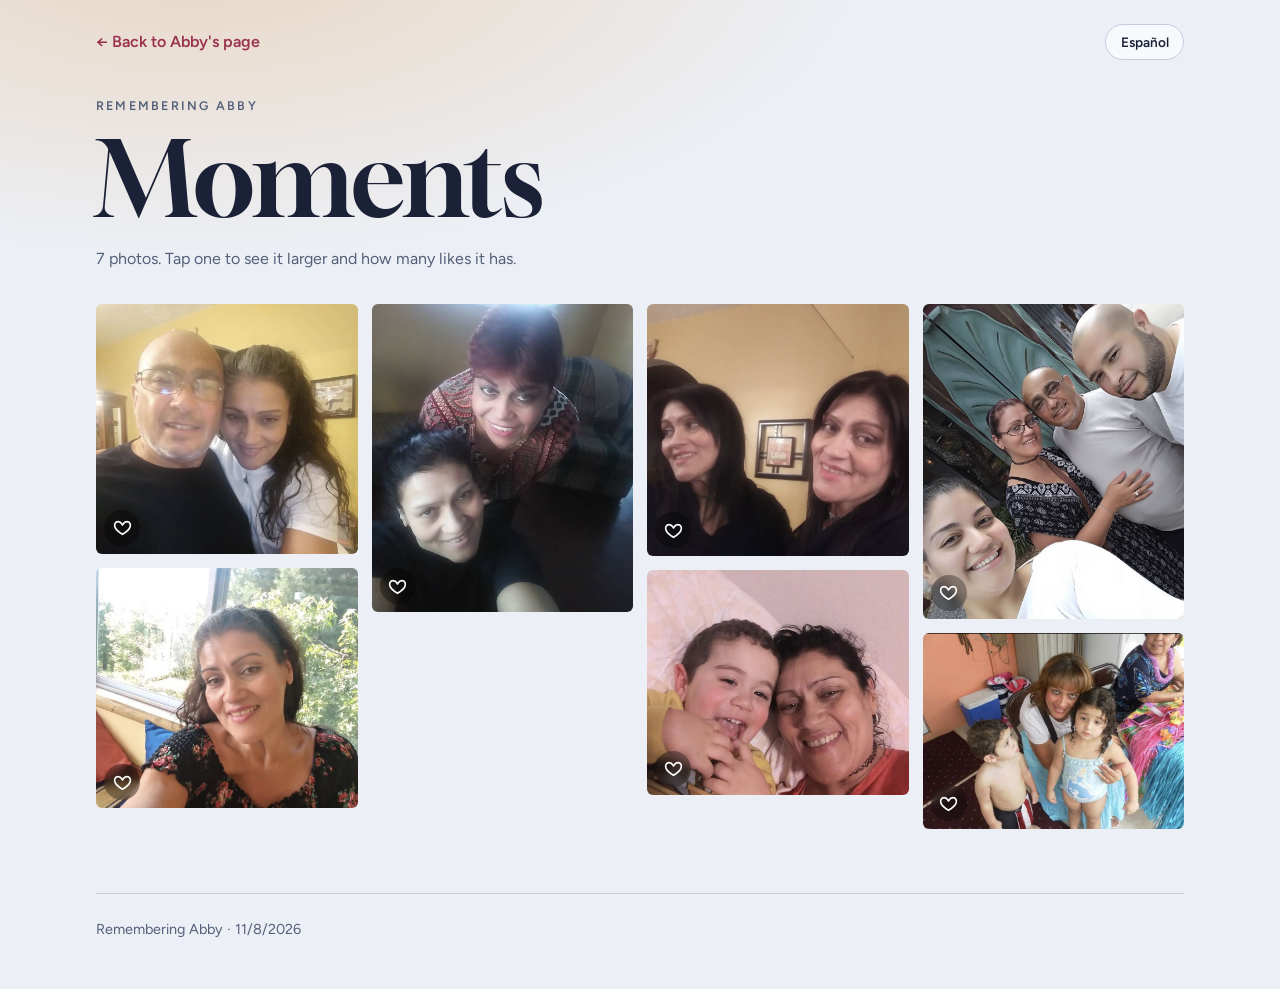
<file: abby/photos.html>
<!doctype html><html data-page="photos"><head><meta charset=utf8><meta name=viewport content="width=device-width,initial-scale=1,viewport-fit=cover"><style>:root{color-scheme:light;box-sizing:border-box;padding-top:env(safe-area-inset-top,0px);padding-bottom:env(safe-area-inset-bottom,0px)}html{scroll-padding-top:env(safe-area-inset-top,0px)}body{margin:0;padding:0;font:14px -apple-system,BlinkMacSystemFont,sans-serif;background:#fff;color:#000}img{max-width:100%}[hidden]:not([hidden=until-found i]){display:none!important}</style></head><body>
<title>Moments · Remembering Abby</title>
<meta name="claude:viewport-fit-sides" content="cover">
<link rel="preconnect" href="https://fonts.googleapis.com">
<link rel="preconnect" href="https://fonts.gstatic.com" crossorigin>
<link href="https://fonts.googleapis.com/css2?family=Figtree:wght@400;500;600&family=Gloock&family=Literata:ital,opsz,wght@0,7..72,400;0,7..72,500;1,7..72,400&display=swap" rel="stylesheet">
<link rel="stylesheet" href="style.css">

<svg width="0" height="0" aria-hidden="true" style="position:absolute">
  <defs>
    <linearGradient id="flameGrad" x1="0" y1="1" x2="0" y2="0">
      <stop offset="0" stop-color="#ffb347"/>
      <stop offset="0.6" stop-color="#ffd27a"/>
      <stop offset="1" stop-color="#fff5d1"/>
    </linearGradient>
  </defs>
</svg>

<div class="wrap">
  <p class="preview-bar" id="preview-bar" hidden>Preview mode: the Google Forms aren't connected yet, so the photos below are samples.</p>
  <nav class="top-bar"><a class="back" href="index.html" data-i18n="back">← Back to Abby's page</a><button class="lang-switch in-bar" id="lang-switch" type="button">Español</button></nav>
  <header class="page-head">
    <p class="eyebrow" data-i18n="photosEyebrow">Remembering Abby</p>
    <h1 data-i18n="momentsH">Moments</h1>
    <p id="photo-count" data-i18n="photosLoading">Loading photos…</p>
  </header>
  <main>
    <div class="photo-wall" id="photo-wall" aria-live="polite"></div>
    <button class="btn ghost photo-more" type="button" id="photo-more" hidden data-i18n="morePhotos">Show more pictures</button>
  </main>
  <footer data-i18n="footer">Remembering Abby · 11/8/2026</footer>
</div>

<div class="lb" id="lb" hidden role="dialog" aria-modal="true" data-i18n-aria="viewer" aria-label="Photo viewer">
  <button class="close" id="lb-close" type="button" data-i18n-aria="closePhoto" aria-label="Close photo">&times;</button>
  <button class="prev" id="lb-prev" type="button" data-i18n-aria="prevPhoto" aria-label="Previous photo">&#8249;</button>
  <figure>
    <img id="lb-img" alt="">
    <figcaption id="lb-cap"></figcaption>
    <div class="lb-react" id="lb-react"></div>
  </figure>
  <button class="next" id="lb-next" type="button" data-i18n-aria="nextPhoto" aria-label="Next photo">&#8250;</button>
</div>

<script src="app.js"></script>

</body></html>
</file>
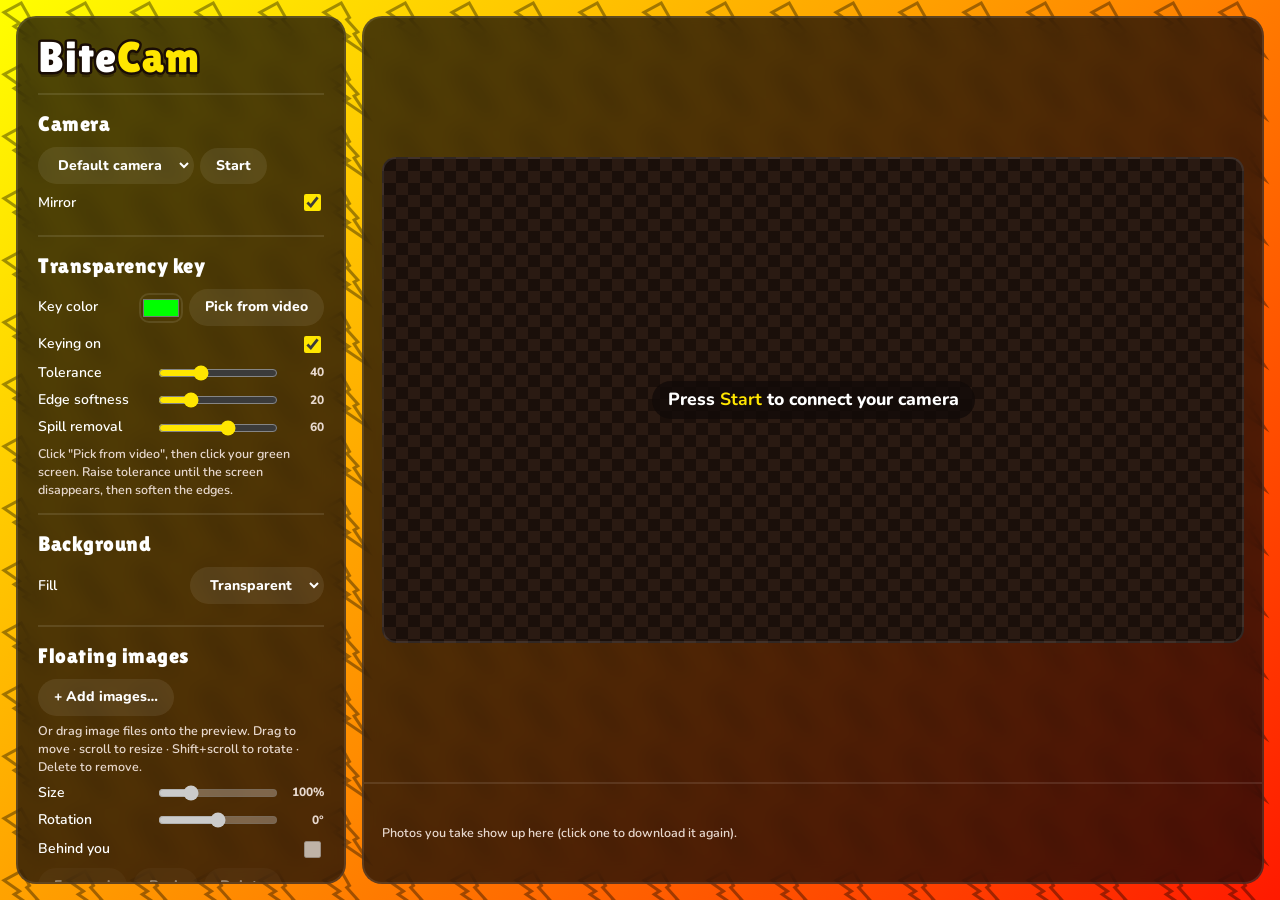
<file: Bitecam/bitecam.html>
<!doctype html>
<html lang="en">
<head>
<meta charset="utf-8">
<meta name="viewport" content="width=device-width,initial-scale=1">
<title>BiteCam</title>
<link rel="preconnect" href="https://fonts.googleapis.com">
<link rel="preconnect" href="https://fonts.gstatic.com" crossorigin>
<link href="https://fonts.googleapis.com/css2?family=Lilita+One&family=Nunito:wght@600;800&display=swap" rel="stylesheet">
<style>
:root{--panel:rgba(18,10,8,.74);--panel-border:rgba(255,255,255,.10);--text:#fff;--muted:#e8d9cf;--yellow:#ffe600;--ink:#1a0d05}
*{box-sizing:border-box}
[hidden]{display:none!important}
html{background:#ff4a00}
body{margin:0;height:100vh;overflow:hidden;padding:16px;display:grid;grid-template-columns:330px 1fr;gap:16px;
  color:var(--text);font:600 14px/1.45 'Nunito',system-ui,sans-serif;
  background-image:url("[data-uri]"),linear-gradient(135deg,#ffff00 0%,#ff9a00 45%,#ff1a00 100%);
  background-size:64px 62px,100% 100%;background-repeat:repeat,no-repeat;animation:drift 20s linear infinite}
@keyframes drift{to{background-position:64px -62px,0 0}}
@media (prefers-reduced-motion:reduce){body{animation:none}}
.panel{background:var(--panel);backdrop-filter:blur(10px);-webkit-backdrop-filter:blur(10px);border:2px solid var(--panel-border);border-radius:20px;transition:border-color .2s,box-shadow .2s}
.panel:hover{border-color:rgba(255,230,0,.55);box-shadow:0 0 24px rgba(255,230,0,.18)}
aside{overflow-y:auto;padding:18px 20px}
h1{font-family:'Lilita One',sans-serif;font-weight:400;font-size:2.7rem;line-height:1;letter-spacing:1px;margin:0 0 14px;color:#fff;
  -webkit-text-stroke:5px var(--ink);paint-order:stroke fill;text-shadow:0 5px 0 rgba(26,13,5,.35)}
h1 span{color:var(--yellow)}
section{border-top:2px solid var(--panel-border);padding:14px 0}
h2{font-family:'Lilita One',sans-serif;font-weight:400;font-size:1.3rem;letter-spacing:.5px;margin:0 0 8px}
label{display:flex;align-items:center;justify-content:space-between;gap:8px;margin:7px 0;white-space:nowrap}
input[type=range]{width:120px;accent-color:var(--yellow)}
input[type=checkbox]{accent-color:var(--yellow);width:17px;height:17px}
input[type=color]{width:44px;height:30px;border:2px solid var(--panel-border);border-radius:10px;background:none;padding:0;cursor:pointer}
input[type=file]{display:none}
select,button,.filebtn{background:rgba(255,255,255,.08);color:var(--text);border:2px solid transparent;border-radius:999px;padding:6px 14px;font:inherit;font-weight:800;cursor:pointer;transition:border-color .15s,background .15s,transform .15s}
select{max-width:180px}
select option{background:var(--ink)}
button:hover,.filebtn:hover,select:hover{border-color:rgba(255,230,0,.5)}
button:disabled{opacity:.4;cursor:default;border-color:transparent}
button.on{background:var(--yellow);color:var(--ink)}
button.primary{background:var(--yellow);color:var(--ink);border-radius:12px;width:100%;padding:12px;font-size:16px}
button.primary:hover:not(:disabled){transform:translateY(-2px);box-shadow:0 0 18px rgba(255,230,0,.6);border-color:transparent}
.row{display:flex;gap:6px;flex-wrap:wrap;align-items:center;margin:6px 0}
.hint{color:var(--muted);font-size:12.5px;margin:6px 0 0}
.val{color:var(--muted);font-size:12px;width:38px;text-align:right;font-weight:800}
main{display:flex;flex-direction:column;min-width:0;min-height:0;overflow:hidden}
#stage{flex:1;display:flex;align-items:center;justify-content:center;padding:18px;min-height:0;position:relative}
#view{max-width:100%;max-height:100%;border-radius:14px;border:2px solid var(--panel-border);touch-action:none;
  background:repeating-conic-gradient(#2a1a12 0 25%,#1a0f0a 0 50%) 0 0/24px 24px}
#view.pick{cursor:crosshair}
#stage.drop #view{border:3px dashed var(--yellow);box-shadow:0 0 24px rgba(255,230,0,.4)}
#countdown{position:absolute;inset:0;display:flex;align-items:center;justify-content:center;pointer-events:none;
  font-family:'Lilita One',sans-serif;font-size:190px;color:#fff;-webkit-text-stroke:10px var(--ink);paint-order:stroke fill;text-shadow:0 10px 0 rgba(26,13,5,.35)}
#flash{position:absolute;inset:0;background:#fff;opacity:0;pointer-events:none;transition:opacity .45s;border-radius:18px}
#empty{position:absolute;pointer-events:none;text-align:center;font-weight:800;font-size:1.1rem;padding:6px 16px;background:rgba(18,10,8,.8);border-radius:999px}
#empty b{color:var(--yellow)}
#shots{display:flex;gap:10px;padding:12px 18px;overflow-x:auto;border-top:2px solid var(--panel-border);min-height:100px;align-items:center}
#shots a{border:2px solid transparent;border-radius:12px;transition:transform .15s,border-color .15s}
#shots a:hover{transform:translateY(-3px);border-color:var(--yellow)}
#shots img{height:74px;border-radius:10px;display:block;background:repeating-conic-gradient(#2a1a12 0 25%,#1a0f0a 0 50%) 0 0/12px 12px}
#shots .none{color:var(--muted);font-size:12.5px}
@media (max-width:820px){body{grid-template-columns:1fr;height:auto;overflow:auto}main{min-height:70vh}}
</style>
</head>
<body>
<aside class="panel">
  <h1>Bite<span>Cam</span></h1>

  <section>
    <h2>Camera</h2>
    <div class="row"><select id="camSelect"><option value="">Default camera</option></select>
      <button id="startBtn">Start</button></div>
    <label>Mirror <input type="checkbox" id="mirror" checked></label>
  </section>

  <section>
    <h2>Transparency key</h2>
    <label>Key color <span class="row" style="margin:0"><input type="color" id="keyColor" value="#00ff00"><button id="pickBtn">Pick from video</button></span></label>
    <label>Keying on <input type="checkbox" id="keyOn" checked></label>
    <label>Tolerance <span class="row" style="margin:0"><input type="range" id="tol" min="0" max="120" value="40"><span class="val" id="tolV">40</span></span></label>
    <label>Edge softness <span class="row" style="margin:0"><input type="range" id="soft" min="1" max="80" value="20"><span class="val" id="softV">20</span></span></label>
    <label>Spill removal <span class="row" style="margin:0"><input type="range" id="spill" min="0" max="100" value="60"><span class="val" id="spillV">60</span></span></label>
    <p class="hint">Click "Pick from video", then click your green screen. Raise tolerance until the screen disappears, then soften the edges.</p>
  </section>

  <section>
    <h2>Background</h2>
    <label>Fill <select id="bgMode">
      <option value="none">Transparent</option>
      <option value="color">Solid color</option>
      <option value="image">Image</option>
    </select></label>
    <label id="bgColorRow" hidden>Color <input type="color" id="bgColor" value="#1a1a2e"></label>
    <div class="row" id="bgImgRow" hidden><label class="filebtn" for="bgFile" style="margin:0">Choose background image…</label><input type="file" id="bgFile" accept="image/*"></div>
  </section>

  <section>
    <h2>Floating images</h2>
    <div class="row"><label class="filebtn" for="stickerFile" style="margin:0">+ Add images…</label><input type="file" id="stickerFile" accept="image/*" multiple></div>
    <p class="hint">Or drag image files onto the preview. Drag to move · scroll to resize · Shift+scroll to rotate · Delete to remove.</p>
    <div id="selPanel">
      <label>Size <span class="row" style="margin:0"><input type="range" id="sSize" min="5" max="400" value="100"><span class="val" id="sSizeV">100%</span></span></label>
      <label>Rotation <span class="row" style="margin:0"><input type="range" id="sRot" min="-180" max="180" value="0"><span class="val" id="sRotV">0°</span></span></label>
      <label>Behind you <input type="checkbox" id="sBehind"></label>
      <div class="row"><button id="sUp">Forward</button><button id="sDown">Back</button><button id="sDel">Delete</button></div>
    </div>
  </section>

  <section>
    <h2>Capture</h2>
    <label>Delay <select id="timer">
      <option value="0">None</option>
      <option value="3" selected>3 seconds</option>
      <option value="5">5 seconds</option>
      <option value="10">10 seconds</option>
    </select></label>
    <button class="primary" id="shootBtn">Take photo (PNG)</button>
    <p class="hint">Space also takes a photo. With a transparent background the PNG keeps real transparency.</p>
  </section>
</aside>

<main class="panel">
  <div id="stage">
    <canvas id="view" width="1280" height="720"></canvas>
    <div id="empty">Press <b>Start</b> to connect your camera</div>
    <div id="countdown"></div>
    <div id="flash"></div>
  </div>
  <div id="shots"><span class="none">Photos you take show up here (click one to download it again).</span></div>
</main>

<script>
const $ = id => document.getElementById(id);
const view = $('view'), ctx = view.getContext('2d');
const work = document.createElement('canvas');
const wctx = work.getContext('2d', { willReadFrequently: true });
work.width = view.width; work.height = view.height;
const video = document.createElement('video');
video.playsInline = true; video.muted = true;

let stream = null, picking = false, busy = false, bgImg = null;
let stickers = [], sel = null, drag = null;
let keyCb = 0, keyCr = 0, keyDom = 1;

/* ---------- key color ---------- */
const chroma = (r, g, b) => [-0.168736*r - 0.331264*g + 0.5*b, 0.5*r - 0.418688*g - 0.081312*b];
const hex = (r, g, b) => '#' + [r, g, b].map(v => v.toString(16).padStart(2, '0')).join('');
function setKey(r, g, b) {
  [keyCb, keyCr] = chroma(r, g, b);
  keyDom = [r, g, b].indexOf(Math.max(r, g, b));
  $('keyColor').value = hex(r, g, b);
}
function setKeyHex(h) { setKey(parseInt(h.slice(1,3),16), parseInt(h.slice(3,5),16), parseInt(h.slice(5,7),16)); }
setKeyHex('#00ff00');
$('keyColor').oninput = e => setKeyHex(e.target.value);
$('pickBtn').onclick = () => { picking = !picking; $('pickBtn').classList.toggle('on', picking); view.classList.toggle('pick', picking); };
for (const id of ['tol', 'soft', 'spill']) $(id).oninput = () => $(id + 'V').textContent = $(id).value;

/* ---------- camera ---------- */
async function listCameras(activeId) {
  const devs = (await navigator.mediaDevices.enumerateDevices()).filter(d => d.kind === 'videoinput');
  $('camSelect').innerHTML = devs.map((d, i) =>
    `<option value="${d.deviceId}" ${d.deviceId === activeId ? 'selected' : ''}>${d.label || 'Camera ' + (i + 1)}</option>`).join('');
}
async function startCamera() {
  if (stream) stream.getTracks().forEach(t => t.stop());
  const id = $('camSelect').value;
  try {
    stream = await navigator.mediaDevices.getUserMedia({
      video: { deviceId: id ? { exact: id } : undefined, width: { ideal: 1280 }, height: { ideal: 720 } }, audio: false });
  } catch (e) { alert('Could not open the camera: ' + e.message); return; }
  video.srcObject = stream;
  await video.play();
  view.width = work.width = video.videoWidth;
  view.height = work.height = video.videoHeight;
  $('empty').hidden = true;
  $('startBtn').textContent = 'Restart';
  listCameras(stream.getVideoTracks()[0].getSettings().deviceId);
}
$('startBtn').onclick = startCamera;
$('camSelect').onchange = () => { if (stream) startCamera(); };

/* ---------- keying ---------- */
function processPerson() {
  const w = work.width, h = work.height;
  wctx.save();
  if ($('mirror').checked) { wctx.translate(w, 0); wctx.scale(-1, 1); }
  wctx.drawImage(video, 0, 0, w, h);
  wctx.restore();
  if (!$('keyOn').checked) return;

  const img = wctx.getImageData(0, 0, w, h), d = img.data;
  const tol = +$('tol').value, soft = Math.max(1, +$('soft').value), spill = +$('spill').value / 100;
  const spillEnd = tol + soft * 3;
  for (let i = 0; i < d.length; i += 4) {
    const r = d[i], g = d[i+1], b = d[i+2];
    const cb = -0.168736*r - 0.331264*g + 0.5*b - keyCb;
    const cr = 0.5*r - 0.418688*g - 0.081312*b - keyCr;
    const dist = Math.sqrt(cb*cb + cr*cr);
    if (dist < tol) { d[i+3] = 0; continue; }
    if (dist < tol + soft) d[i+3] = 255 * (dist - tol) / soft;
    if (spill > 0 && dist < spillEnd) {
      const amt = spill * (1 - (dist - tol) / (spillEnd - tol));
      if (keyDom === 1) { const m = Math.max(r, b); if (g > m) d[i+1] = g - (g - m) * amt; }
      else if (keyDom === 0) { const m = Math.max(g, b); if (r > m) d[i] = r - (r - m) * amt; }
      else { const m = Math.max(r, g); if (b > m) d[i+2] = b - (b - m) * amt; }
    }
  }
  wctx.putImageData(img, 0, 0);
}

function sampleKey(p) {
  const t = document.createElement('canvas'); t.width = view.width; t.height = view.height;
  const tc = t.getContext('2d');
  if ($('mirror').checked) { tc.translate(t.width, 0); tc.scale(-1, 1); }
  tc.drawImage(video, 0, 0, t.width, t.height);
  const x = Math.max(0, Math.min(t.width - 5, (p.x | 0) - 2)), y = Math.max(0, Math.min(t.height - 5, (p.y | 0) - 2));
  const s = tc.getImageData(x, y, 5, 5).data;
  let r = 0, g = 0, b = 0;
  for (let i = 0; i < s.length; i += 4) { r += s[i]; g += s[i+1]; b += s[i+2]; }
  const n = s.length / 4;
  setKey(Math.round(r / n), Math.round(g / n), Math.round(b / n));
}

/* ---------- background ---------- */
$('bgMode').onchange = () => {
  $('bgColorRow').hidden = $('bgMode').value !== 'color';
  $('bgImgRow').hidden = $('bgMode').value !== 'image';
};
$('bgFile').onchange = e => { const f = e.target.files[0]; if (f) loadImage(f).then(i => bgImg = i); };
function drawCover(c, img, w, h) {
  const s = Math.max(w / img.width, h / img.height);
  c.drawImage(img, (w - img.width * s) / 2, (h - img.height * s) / 2, img.width * s, img.height * s);
}

/* ---------- floating images ---------- */
function loadImage(file) {
  return new Promise((res, rej) => { const i = new Image(); i.onload = () => res(i); i.onerror = rej; i.src = URL.createObjectURL(file); });
}
async function addStickers(files) {
  for (const f of files) {
    if (!f.type.startsWith('image/')) continue;
    const img = await loadImage(f);
    const s = { img, x: view.width / 2 + (Math.random() - .5) * 120, y: view.height / 2 + (Math.random() - .5) * 80,
                scale: (view.width * 0.3) / img.width, rot: 0, behind: false };
    stickers.push(s); select(s);
  }
}
$('stickerFile').onchange = e => { addStickers([...e.target.files]); e.target.value = ''; };

function drawSticker(c, s, ui) {
  const w = s.img.width * s.scale, h = s.img.height * s.scale;
  c.save(); c.translate(s.x, s.y); c.rotate(s.rot);
  c.drawImage(s.img, -w / 2, -h / 2, w, h);
  if (ui && s === sel) { c.strokeStyle = '#ffe600'; c.lineWidth = 3; c.setLineDash([10, 6]); c.strokeRect(-w / 2, -h / 2, w, h); }
  c.restore();
}
function hit(p) {
  const order = stickers.filter(s => !s.behind).reverse().concat(stickers.filter(s => s.behind).reverse());
  for (const s of order) {
    const dx = p.x - s.x, dy = p.y - s.y, co = Math.cos(-s.rot), si = Math.sin(-s.rot);
    const lx = dx * co - dy * si, ly = dx * si + dy * co;
    if (Math.abs(lx) <= s.img.width * s.scale / 2 && Math.abs(ly) <= s.img.height * s.scale / 2) return s;
  }
  return null;
}
function select(s) {
  sel = s;
  for (const id of ['sSize', 'sRot', 'sBehind', 'sUp', 'sDown', 'sDel']) $(id).disabled = !s;
  syncPanel();
}
function syncPanel() {
  if (!sel) return;
  const pct = Math.round(sel.scale * sel.img.width / view.width * 100 / 0.3);
  $('sSize').value = pct; $('sSizeV').textContent = pct + '%';
  const deg = Math.round(sel.rot * 180 / Math.PI);
  $('sRot').value = deg; $('sRotV').textContent = deg + '°';
  $('sBehind').checked = sel.behind;
}
$('sSize').oninput = e => { if (sel) { sel.scale = (+e.target.value / 100) * 0.3 * view.width / sel.img.width; syncPanel(); } };
$('sRot').oninput = e => { if (sel) { sel.rot = +e.target.value * Math.PI / 180; syncPanel(); } };
$('sBehind').onchange = e => { if (sel) sel.behind = e.target.checked; };
$('sUp').onclick = () => { if (!sel) return; const i = stickers.indexOf(sel); if (i < stickers.length - 1) { stickers.splice(i, 1); stickers.splice(i + 1, 0, sel); } };
$('sDown').onclick = () => { if (!sel) return; const i = stickers.indexOf(sel); if (i > 0) { stickers.splice(i, 1); stickers.splice(i - 1, 0, sel); } };
$('sDel').onclick = () => { if (sel) { stickers = stickers.filter(s => s !== sel); select(null); } };
select(null);

/* ---------- pointer / wheel / drop ---------- */
function toCanvas(e) {
  const r = view.getBoundingClientRect();
  return { x: (e.clientX - r.left) * view.width / r.width, y: (e.clientY - r.top) * view.height / r.height };
}
view.addEventListener('pointerdown', e => {
  const p = toCanvas(e);
  if (picking) { if (stream) sampleKey(p); $('pickBtn').click(); return; }
  const s = hit(p); select(s);
  if (s) { drag = { s, ox: p.x - s.x, oy: p.y - s.y }; view.setPointerCapture(e.pointerId); }
});
view.addEventListener('pointermove', e => {
  if (!drag) { view.style.cursor = picking ? '' : (hit(toCanvas(e)) ? 'grab' : ''); return; }
  const p = toCanvas(e); drag.s.x = p.x - drag.ox; drag.s.y = p.y - drag.oy; view.style.cursor = 'grabbing';
});
view.addEventListener('pointerup', () => { drag = null; });
view.addEventListener('wheel', e => {
  const s = hit(toCanvas(e)) || sel; if (!s) return;
  e.preventDefault(); select(s);
  if (e.shiftKey) s.rot += (e.deltaY || e.deltaX) * 0.003;
  else s.scale *= Math.exp(-e.deltaY * 0.0015);
  syncPanel();
}, { passive: false });

const stage = $('stage');
stage.addEventListener('dragover', e => { e.preventDefault(); stage.classList.add('drop'); });
stage.addEventListener('dragleave', () => stage.classList.remove('drop'));
stage.addEventListener('drop', e => { e.preventDefault(); stage.classList.remove('drop'); addStickers([...e.dataTransfer.files]); });

/* ---------- compose + render loop ---------- */
function compose(c, ui) {
  const w = c.canvas.width, h = c.canvas.height, mode = $('bgMode').value;
  c.clearRect(0, 0, w, h);
  if (mode === 'color') { c.fillStyle = $('bgColor').value; c.fillRect(0, 0, w, h); }
  else if (mode === 'image' && bgImg) drawCover(c, bgImg, w, h);
  stickers.filter(s => s.behind).forEach(s => drawSticker(c, s, ui));
  if (stream) c.drawImage(work, 0, 0);
  stickers.filter(s => !s.behind).forEach(s => drawSticker(c, s, ui));
}
function frame() {
  if (stream && video.readyState >= 2) processPerson();
  compose(ctx, true);
  requestAnimationFrame(frame);
}
requestAnimationFrame(frame);

/* ---------- capture ---------- */
const sleep = ms => new Promise(r => setTimeout(r, ms));
function stamp() { const d = new Date(), p = n => String(n).padStart(2, '0');
  return `${d.getFullYear()}${p(d.getMonth()+1)}${p(d.getDate())}-${p(d.getHours())}${p(d.getMinutes())}${p(d.getSeconds())}`; }
function capture() {
  const out = document.createElement('canvas'); out.width = view.width; out.height = view.height;
  compose(out.getContext('2d'), false);
  out.toBlob(blob => {
    const url = URL.createObjectURL(blob), name = `bitecam-${stamp()}.png`;
    const a = document.createElement('a'); a.href = url; a.download = name; a.title = name;
    const im = document.createElement('img'); im.src = url; a.appendChild(im);
    const shots = $('shots'); shots.querySelector('.none')?.remove(); shots.prepend(a);
    a.click();
  }, 'image/png');
}
async function takePhoto() {
  if (busy) return;
  if (!stream) { alert('Start the camera first.'); return; }
  busy = true; $('shootBtn').disabled = true;
  for (let n = +$('timer').value; n > 0; n--) { $('countdown').textContent = n; await sleep(1000); }
  $('countdown').textContent = '';
  capture();
  const fl = $('flash'); fl.style.transition = 'none'; fl.style.opacity = .85;
  requestAnimationFrame(() => { fl.style.transition = ''; fl.style.opacity = 0; });
  busy = false; $('shootBtn').disabled = false;
}
$('shootBtn').onclick = takePhoto;

document.addEventListener('keydown', e => {
  if (['INPUT', 'SELECT', 'TEXTAREA'].includes(document.activeElement.tagName) && document.activeElement.type !== 'range' && document.activeElement.type !== 'checkbox') return;
  if (e.code === 'Space') { e.preventDefault(); takePhoto(); }
  if ((e.key === 'Delete' || e.key === 'Backspace') && sel) { e.preventDefault(); $('sDel').click(); }
  if (e.key === 'Escape' && picking) $('pickBtn').click();
});
</script>
</body>
</html>
</file>
<file: abby/style.css>
/* Layout: arched portrait beside the name on wide screens, stacked on phones; then the photo wall, a candle band, and a shared memory wall with its form. */
:root {
  --bg: #eceff5;
  --surface: #f8f9fc;
  --surface-2: #dfe4ee;
  --fg: #1b2136;
  --muted: #546079;
  --line: #c6cddd;
  --accent: #9a3350;
  --accent-fg: #ffffff;
  --glow: rgba(224, 150, 60, 0.28);
  --band-bg: #1a2040;
  --band-fg: #ece9f5;
  --band-muted: #aeb3cf;
  --scrim: rgba(6, 8, 18, 0.93);
  --scrim-fg: #f2f0f8;
  --display: "Gloock", "Georgia", serif;
  --text: "Literata", "Georgia", serif;
  --ui: "Figtree", system-ui, -apple-system, "Segoe UI", sans-serif;
}
@media (prefers-color-scheme: dark) {
  :root:not([data-theme="light"]) {
    --bg: #10142a;
    --surface: #181d38;
    --surface-2: #232a4d;
    --fg: #ebe8f3;
    --muted: #a3a9c5;
    --line: #313864;
    --accent: #f08fa3;
    --accent-fg: #2a0f18;
    --glow: rgba(246, 185, 85, 0.22);
    --band-bg: #0a0d1e;
    color-scheme: dark;
  }
}
:root[data-theme="dark"] {
  --bg: #10142a;
  --surface: #181d38;
  --surface-2: #232a4d;
  --fg: #ebe8f3;
  --muted: #a3a9c5;
  --line: #313864;
  --accent: #f08fa3;
  --accent-fg: #2a0f18;
  --glow: rgba(246, 185, 85, 0.22);
  --band-bg: #0a0d1e;
  color-scheme: dark;
}

* { box-sizing: border-box; }
html { scroll-behavior: smooth; }
body {
  margin: 0;
  background: var(--bg) radial-gradient(60rem 28rem at 15% -6%, var(--glow), transparent 70%) no-repeat;
  color: var(--fg);
  font-family: var(--ui);
  font-size: 16px;
  line-height: 1.6;
  padding-left: max(16px, env(safe-area-inset-left, 0px));
  padding-right: max(16px, env(safe-area-inset-right, 0px));
  padding-block: 0 3rem;
}
.wrap { max-width: 68rem; margin-inline: auto; }
h1, h2, h3, p { margin: 0; }
button, input, textarea { font: inherit; color: inherit; }
:focus-visible { outline: 2px solid var(--accent); outline-offset: 3px; }

/* Hero */
.hero { display: grid; gap: 2.25rem; align-items: center; padding-block: 2.5rem 3rem; }
.arch { position: relative; width: 100%; max-width: 26rem; margin-inline: auto; aspect-ratio: 4 / 5; }
.arch img {
  display: block; width: 100%; height: 100%; object-fit: cover; object-position: 50% 14%;
  border-radius: 999px 999px 14px 14px;
  box-shadow: 0 30px 80px -30px var(--glow);
  background: var(--surface-2);
}
.arch::after {
  content: ""; position: absolute; inset: -10px; pointer-events: none;
  border: 1.5px solid var(--accent); opacity: 0.55;
  border-radius: 999px 999px 22px 22px;
}
.eyebrow { font-size: 0.78rem; font-weight: 600; letter-spacing: 0.18em; text-transform: uppercase; color: var(--accent); }
h1 { font-family: var(--display); font-weight: 400; font-size: clamp(4.5rem, 19vw, 8.5rem); line-height: 0.95; letter-spacing: -0.01em; margin-block: 0.15em 0.2em; }
.date { display: flex; align-items: center; gap: 0.9rem; font-family: var(--text); font-style: italic; font-size: 1.3rem; color: var(--muted); }
.date::before { content: ""; width: 2.5rem; height: 1.5px; background: var(--accent); }
.lede { font-family: var(--text); font-size: 1.1rem; max-width: 34rem; margin-top: 1.5rem; }
.cta { display: flex; flex-wrap: wrap; gap: 0.75rem; margin-top: 1.75rem; }
.btn {
  display: inline-flex; align-items: center; justify-content: center; min-height: 46px; padding: 0.6rem 1.3rem;
  border-radius: 8px; border: 1.5px solid var(--accent); background: var(--accent); color: var(--accent-fg);
  font-weight: 600; text-decoration: none; cursor: pointer;
}
.btn:hover { filter: brightness(1.08); }
.btn.ghost { background: transparent; color: var(--accent); }
.btn:disabled { opacity: 0.55; cursor: not-allowed; }

/* Sections */
.section { padding-block: 3rem 1rem; }
.section-head { display: grid; gap: 0.4rem; margin-bottom: 1.5rem; }
h2 { font-family: var(--display); font-weight: 400; font-size: clamp(1.9rem, 6vw, 2.6rem); line-height: 1.1; text-wrap: balance; }
.section-head p { color: var(--muted); max-width: 36rem; }

/* Photo wall */
.gallery { column-count: 2; column-gap: 10px; }
.tile {
  display: block; width: 100%; padding: 0; margin: 0 0 10px; border: 0; border-radius: 6px; overflow: hidden;
  background: var(--surface-2); cursor: zoom-in; break-inside: avoid;
}
.tile img { display: block; width: 100%; height: auto; transition: transform 0.35s ease; }
.tile:hover img { transform: scale(1.03); }

/* Candles */
.band { background: var(--band-bg); color: var(--band-fg); border-radius: 20px; padding: 2.5rem clamp(1.25rem, 5vw, 3rem); margin-top: 3rem; }
.band h2 { color: var(--band-fg); }
.band .section-head p { color: var(--band-muted); }
.flames { display: flex; flex-wrap: wrap; align-items: flex-end; gap: 1rem 1.1rem; min-height: 6rem; padding-block: 0.5rem 1.25rem; }
.candle { display: flex; flex-direction: column; align-items: center; width: 24px; }
.candle svg { width: 14px; height: 24px; fill: url(#flameGrad); filter: drop-shadow(0 0 8px rgba(246, 185, 85, 0.75)); transform-origin: 50% 100%; animation: flick 2.6s ease-in-out infinite; animation-delay: var(--d, 0s); }
.candle.unlit svg { fill: none; filter: none; animation: none; opacity: 0; }
.candle .wick { width: 2px; height: 6px; background: #4a4a58; }
.candle .wax { width: 18px; height: 30px; border-radius: 3px 3px 4px 4px; background: linear-gradient(90deg, #d4cdbd, #f2ede1 45%, #c9c1af); }
.candle.unlit .wax { opacity: 0.45; }
.candle.fresh svg { animation: flick 2.6s ease-in-out infinite, kindle 0.9s ease-out; }
@keyframes flick {
  0%, 100% { transform: scale(1, 1) rotate(-1deg); }
  25% { transform: scale(0.96, 1.06) rotate(1.5deg); }
  50% { transform: scale(1.04, 0.97) rotate(-1deg); }
  75% { transform: scale(0.98, 1.03) rotate(1deg); }
}
@keyframes kindle { from { opacity: 0; transform: scale(0.2); } to { opacity: 1; } }
.candle-count { font-weight: 600; }
.names-btn { background: none; border: 0; padding: 0.3rem 0; margin-top: 0.2rem; color: var(--band-fg); text-decoration: underline; text-underline-offset: 3px; cursor: pointer; font-size: 0.95rem; }
.names-dlg { width: min(30rem, calc(100vw - 32px)); max-height: min(80dvh, 40rem); padding: 0; border: 0; border-radius: 16px; background: var(--band-bg); color: var(--band-fg); box-shadow: 0 30px 80px rgba(0,0,0,0.5); }
.names-dlg::backdrop { background: var(--scrim); }
.names-dlg .nd-head { position: sticky; top: 0; display: flex; align-items: center; justify-content: space-between; gap: 1rem; padding: 1.1rem 1.25rem 0.9rem; background: var(--band-bg); border-bottom: 1px solid rgba(255,255,255,0.12); }
.names-dlg h3 { font-family: var(--display); font-weight: 400; font-size: 1.5rem; margin: 0; }
.names-dlg .nd-close { width: 40px; height: 40px; flex: none; border-radius: 50%; border: 1px solid rgba(255,255,255,0.3); background: transparent; color: inherit; font-size: 1.3rem; cursor: pointer; }
.names-dlg ul { list-style: none; margin: 0; padding: 0.25rem 1.25rem 0.5rem; }
.names-dlg li { display: flex; align-items: center; gap: 0.7rem; padding: 0.7rem 0; border-bottom: 1.5px dotted rgba(255,255,255,0.28); font-family: var(--text); font-size: 1.05rem; overflow-wrap: anywhere; }
.names-dlg li::before { content: ""; width: 7px; height: 7px; flex: none; border-radius: 50%; background: #ffc56b; box-shadow: 0 0 8px rgba(255, 197, 107, 0.8); }
.names-dlg li:last-child { border-bottom: 0; }
.names-dlg .nd-foot { padding: 0.25rem 1.25rem 1.25rem; color: var(--band-muted); font-size: 0.92rem; }
.candle-names { color: var(--band-muted); font-size: 0.95rem; margin-top: 0.15rem; overflow-wrap: anywhere; }
.candle-form { display: flex; flex-wrap: wrap; gap: 0.75rem; align-items: flex-end; margin-top: 1.5rem; }
.candle-form .field { flex: 1 1 14rem; min-width: 0; }
.band label { color: var(--band-muted); }
.band input, .band input[type="text"] { background: rgba(255, 255, 255, 0.08); border-color: rgba(255, 255, 255, 0.25); color: var(--band-fg); }
.band .btn { background: var(--band-fg); border-color: var(--band-fg); color: #1a2040; }
.band .status { color: var(--band-muted); }

/* Form + wall */
.share { display: grid; gap: 2rem; }
.form { display: grid; gap: 0.9rem; align-content: start; min-width: 0; }
.field { display: grid; gap: 0.35rem; min-width: 0; }
label { font-size: 0.85rem; font-weight: 600; letter-spacing: 0.02em; color: var(--muted); }
input[type="text"], textarea {
  width: 100%; padding: 0.7rem 0.8rem; border-radius: 8px; border: 1px solid var(--line); background: var(--surface);
  color: var(--fg); font-family: var(--text); font-size: 16px;
}
textarea { resize: vertical; min-height: 8rem; line-height: 1.55; }
.photo-row { display: flex; flex-wrap: wrap; align-items: center; gap: 0.75rem; }
.thumb { display: none; align-items: center; gap: 0.6rem; min-width: 0; }
.thumb.on { display: flex; }
.thumb img { width: 56px; height: 56px; object-fit: cover; border-radius: 6px; }
.linkish { background: none; border: 0; padding: 0.25rem; color: var(--accent); text-decoration: underline; cursor: pointer; font-size: 0.9rem; }
.status { min-height: 1.4em; font-size: 0.92rem; color: var(--muted); overflow-wrap: anywhere; }
.notice { padding: 0.9rem 1rem; border: 1px solid var(--line); border-radius: 10px; background: var(--surface); color: var(--muted); font-size: 0.95rem; }

.wall { display: grid; gap: 1rem; align-content: start; min-width: 0; }
.card { background: var(--surface); border: 1px solid var(--line); border-radius: 12px; padding: 1.1rem 1.2rem; display: grid; gap: 0.8rem; min-width: 0; }
.card-head { display: flex; flex-wrap: wrap; align-items: baseline; justify-content: space-between; gap: 0.25rem 1rem; }
.card-head strong { font-weight: 600; overflow-wrap: anywhere; }
.card-head time { font-size: 0.85rem; color: var(--muted); }
.card .photo { display: block; width: 100%; padding: 0; border: 0; border-radius: 8px; overflow: hidden; background: var(--surface-2); cursor: zoom-in; }
.card .photo img { display: block; width: 100%; max-height: 28rem; object-fit: cover; }
.card .title { font-family: var(--text); font-weight: 500; font-size: 1.2rem; line-height: 1.35; margin-bottom: -0.35rem; overflow-wrap: anywhere; }
.card .msg { font-family: var(--text); font-size: 1.05rem; white-space: pre-wrap; overflow-wrap: anywhere; }
.card .tools { display: flex; justify-content: flex-end; }
.more { justify-self: start; }
.hint { font-size: 0.85rem; color: var(--muted); flex: 1 1 12rem; }
.preview-bar { margin: 1rem 0 0; padding: 0.6rem 0.9rem; border-radius: 8px; background: #fff4d6; color: #5a4300; font-size: 0.9rem; border: 1px solid #e8cf86; }

/* Likes (heart) */
.react { display: flex; align-items: center; gap: 0.35rem; margin: -0.35rem 0 -0.25rem; }
.heart { width: 42px; height: 42px; margin-left: -9px; display: grid; place-items: center; border: 0; padding: 0; background: none; color: var(--fg); cursor: pointer; -webkit-tap-highlight-color: transparent; }
.heart svg { width: 26px; height: 26px; fill: none; stroke: currentColor; stroke-width: 1.9; stroke-linejoin: round; transition: transform 0.12s ease; }
.heart:hover svg { transform: scale(1.06); }
.heart:active svg { transform: scale(0.88); }
.heart.on { color: var(--heart, var(--accent)); }
.heart.on svg { fill: currentColor; }
.heart.pop svg { animation: heartpop 0.45s cubic-bezier(0.17, 0.89, 0.32, 1.49); }
@keyframes heartpop { 0% { transform: scale(1); } 25% { transform: scale(0.78); } 60% { transform: scale(1.25); } 100% { transform: scale(1); } }
.likes { font-size: 0.92rem; font-weight: 600; color: var(--fg); }
.likes.zero { font-weight: 400; color: var(--muted); }
.card .photo { position: relative; }
.burst { position: absolute; inset: 0; display: grid; place-items: center; pointer-events: none; }
.burst svg { width: 96px; height: 96px; fill: #fff; filter: drop-shadow(0 6px 18px rgba(0, 0, 0, 0.35)); animation: burst 0.9s ease forwards; }
@keyframes burst { 0% { transform: scale(0); opacity: 0; } 15% { transform: scale(1.15); opacity: 0.95; } 30% { transform: scale(0.95); } 45%, 80% { transform: scale(1); opacity: 0.95; } 100% { transform: scale(0.9) translateY(-10px); opacity: 0; } }
@media (prefers-reduced-motion: reduce) { .heart.pop svg, .burst svg { animation: none; } .burst { display: none; } }

/* Contributions */
.contrib { margin-top: 4.5rem; padding: 2.5rem clamp(1.25rem, 5vw, 3rem); border-radius: 20px; background: var(--surface); border: 1px solid var(--line); scroll-margin-top: 1.5rem; }
.contrib .section-head { margin-bottom: 1.75rem; }
.people { display: grid; gap: 1.25rem; }
.person { display: grid; gap: 0.6rem; align-content: start; padding: 1.4rem 1.4rem 1.5rem; border-radius: 14px; background: color-mix(in srgb, var(--bg) 55%, var(--surface)); border: 1px solid var(--line); min-width: 0; }
.person h3 { font-family: var(--display); font-weight: 400; font-size: 1.9rem; line-height: 1.1; margin: 0; }
.person .role { font-size: 0.82rem; font-weight: 600; letter-spacing: 0.04em; color: var(--accent); }
.person blockquote { margin: 0.35rem 0 0; padding-left: 1rem; border-left: 2px solid var(--accent); font-family: var(--text); font-size: 1.05rem; line-height: 1.65; overflow-wrap: anywhere; }
@media (min-width: 780px) { .people { grid-template-columns: 1fr 1fr; } }

footer { margin-top: 4rem; padding-top: 1.5rem; border-top: 1px solid var(--line); color: var(--muted); font-size: 0.9rem; }

/* Lightbox */
.lb {
  position: fixed; inset: 0; z-index: 50; display: grid; place-items: center; background: var(--scrim); color: var(--scrim-fg);
  padding: max(16px, env(safe-area-inset-top, 0px)) max(16px, env(safe-area-inset-right, 0px)) max(16px, env(safe-area-inset-bottom, 0px)) max(16px, env(safe-area-inset-left, 0px));
}
.lb figure { margin: 0; display: grid; gap: 0.75rem; justify-items: center; max-width: 100%; }
.lb img { max-width: 100%; max-height: calc(100dvh - 9rem); object-fit: contain; border-radius: 6px; }
.lb figcaption { font-size: 0.95rem; min-height: 1.4em; text-align: center; }
.lb button {
  position: absolute; width: 46px; height: 46px; border-radius: 50%; border: 1px solid rgba(255, 255, 255, 0.35);
  background: rgba(255, 255, 255, 0.1); color: var(--scrim-fg); font-size: 1.4rem; line-height: 1; cursor: pointer;
}
.lb button:hover { background: rgba(255, 255, 255, 0.22); }
.lb .close { top: max(12px, env(safe-area-inset-top, 0px)); right: max(12px, env(safe-area-inset-right, 0px)); }
.lb .prev { left: max(8px, env(safe-area-inset-left, 0px)); top: 50%; transform: translateY(-50%); }
.lb .next { right: max(8px, env(safe-area-inset-right, 0px)); top: 50%; transform: translateY(-50%); }

@media (min-width: 780px) {
  .hero { grid-template-columns: minmax(0, 26rem) minmax(0, 1fr); gap: 4.5rem; padding-block: 4rem 4rem; }
  .gallery { column-count: 3; column-gap: 14px; }
  .tile { margin-bottom: 14px; }
}
@media (min-width: 900px) {
  .share { grid-template-columns: minmax(0, 24rem) minmax(0, 1fr); gap: 3rem; }
  .form { position: sticky; top: 1.5rem; }
}
@media (prefers-reduced-motion: reduce) {
  html { scroll-behavior: auto; }
  .candle svg, .candle.fresh svg { animation: none; }
  .tile img { transition: none; }
}

/* "See more" under Moments */
.see-more-row { display: flex; justify-content: flex-end; margin-top: 0.25rem; }

/* Moments page */
.top-bar { display: flex; align-items: center; justify-content: space-between; gap: 1rem; padding-block: 1.25rem 0; }
.back { display: inline-flex; align-items: center; gap: 0.4rem; min-height: 44px; color: var(--accent); font-weight: 600; text-decoration: none; }
.back:hover { text-decoration: underline; text-underline-offset: 3px; }
.page-head { padding-block: 2rem 2rem; display: grid; gap: 0.5rem; }
.page-head h1 { font-size: clamp(3.4rem, 14vw, 6.5rem); margin-block: 0.05em 0.1em; }
.page-head p { color: var(--muted); }
.photo-wall { column-count: 2; column-gap: 10px; }
.ptile { position: relative; break-inside: avoid; margin-bottom: 10px; border-radius: 6px; overflow: hidden; background: var(--surface-2); }
.ptile .photo { display: block; width: 100%; padding: 0; border: 0; background: none; cursor: zoom-in; }
.ptile img { display: block; width: 100%; height: auto; transition: transform 0.35s ease; }
.ptile:hover img { transform: scale(1.03); }
.mini-heart { position: absolute; left: 8px; bottom: 8px; z-index: 2; width: 36px; height: 36px; display: grid; place-items: center; padding: 0; border: 0; border-radius: 50%; background: rgba(0, 0, 0, 0.3); -webkit-backdrop-filter: blur(4px); backdrop-filter: blur(4px); color: #fff; cursor: pointer; -webkit-tap-highlight-color: transparent; }
.mini-heart svg { width: 19px; height: 19px; fill: none; stroke: currentColor; stroke-width: 2.1; stroke-linejoin: round; }
.mini-heart:hover { background: rgba(0, 0, 0, 0.45); }
.mini-heart.on { color: #ff3d64; }
.mini-heart.on svg { fill: currentColor; }
.mini-heart.pop svg { animation: heartpop 0.45s cubic-bezier(0.17, 0.89, 0.32, 1.49); }
.photo-more { display: block; margin: 1rem auto 0; }
@media (min-width: 780px) { .photo-wall { column-count: 3; column-gap: 14px; } .ptile { margin-bottom: 14px; } }
@media (min-width: 1100px) { .photo-wall { column-count: 4; } }

/* Heart + count inside the photo viewer */
.lb-react { min-height: 42px; display: flex; justify-content: center; }
.lb .lb-react .react { margin: 0; }
.lb .lb-react .heart { position: static; transform: none; width: 42px; height: 42px; margin: 0; border: 0; border-radius: 0; background: none; color: var(--scrim-fg); }
.lb .lb-react .heart:hover { background: none; }
.lb .lb-react .heart.on { color: #ff3d64; }
.lb .lb-react .likes { color: var(--scrim-fg); }
.lb .lb-react .likes.zero { color: rgba(242, 240, 248, 0.7); }
.lb img { max-height: calc(100dvh - 11rem); }

/* Language pop-up and switch */
.lang-switch { position: absolute; top: calc(12px + env(safe-area-inset-top, 0px)); right: max(16px, env(safe-area-inset-right)); z-index: 5; min-height: 36px; padding: 0.35rem 0.9rem; border-radius: 999px; border: 1px solid var(--line); background: var(--surface); color: var(--fg); font: 600 0.85rem var(--ui); cursor: pointer; }
.lang-switch:hover { border-color: var(--accent); color: var(--accent); }
.lang-switch.in-bar { position: static; }
.lang-dlg { width: min(26rem, calc(100vw - 32px)); padding: 2rem 1.5rem 1.75rem; border: 1px solid var(--line); border-radius: 20px; background: var(--surface); color: var(--fg); text-align: center; box-shadow: 0 30px 80px rgba(0, 0, 0, 0.45); }
.lang-dlg::backdrop { background: rgba(6, 8, 18, 0.62); -webkit-backdrop-filter: blur(6px); backdrop-filter: blur(6px); }
.lang-dlg h2 { display: grid; gap: 0.15rem; margin: 0.6rem 0 1.4rem; font-size: clamp(1.6rem, 6vw, 2rem); line-height: 1.2; }
.lang-dlg h2 span + span { color: var(--muted); font-style: italic; }
.lang-choices { display: grid; grid-template-columns: 1fr 1fr; gap: 0.75rem; }
.lang-choices .btn { width: 100%; min-height: 52px; font-size: 1.05rem; }
@media (max-width: 779px) { .lang-switch:not(.in-bar) ~ .wrap .hero { padding-top: 3.75rem; } }
</file>
